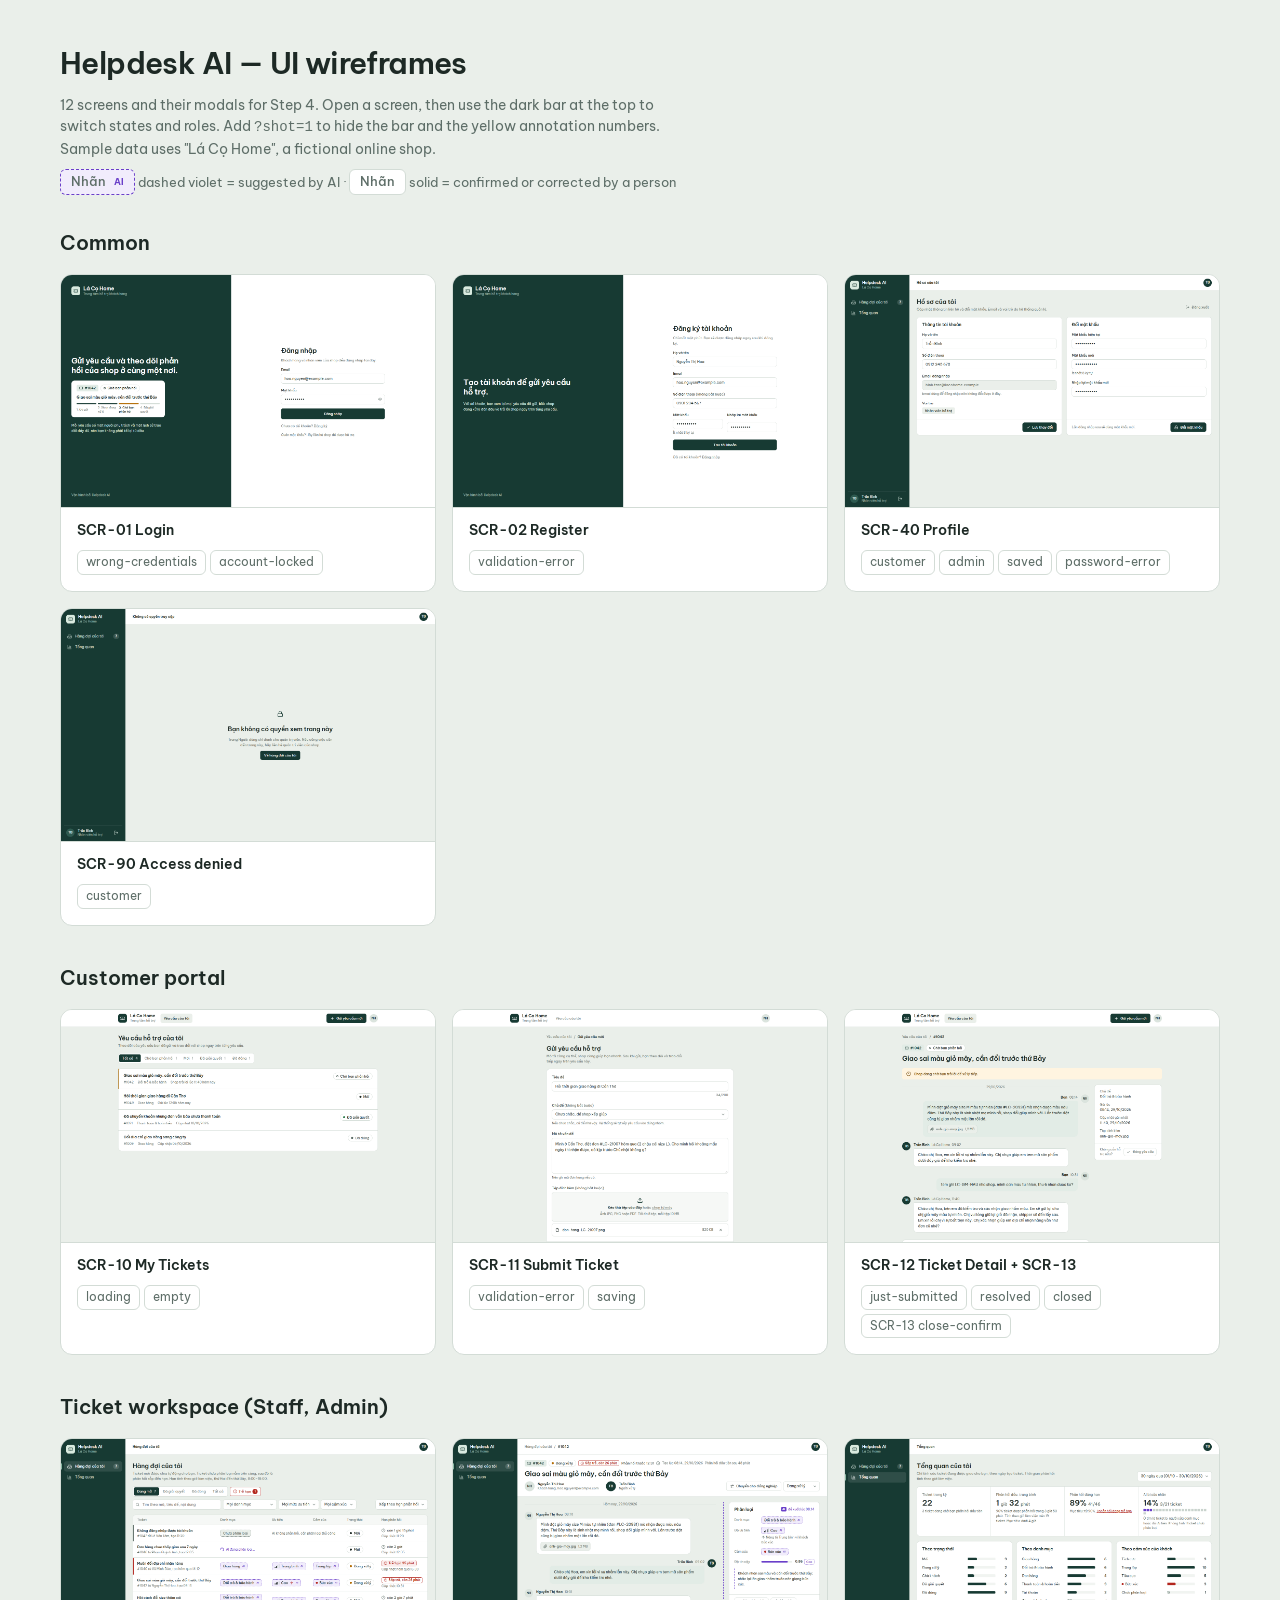
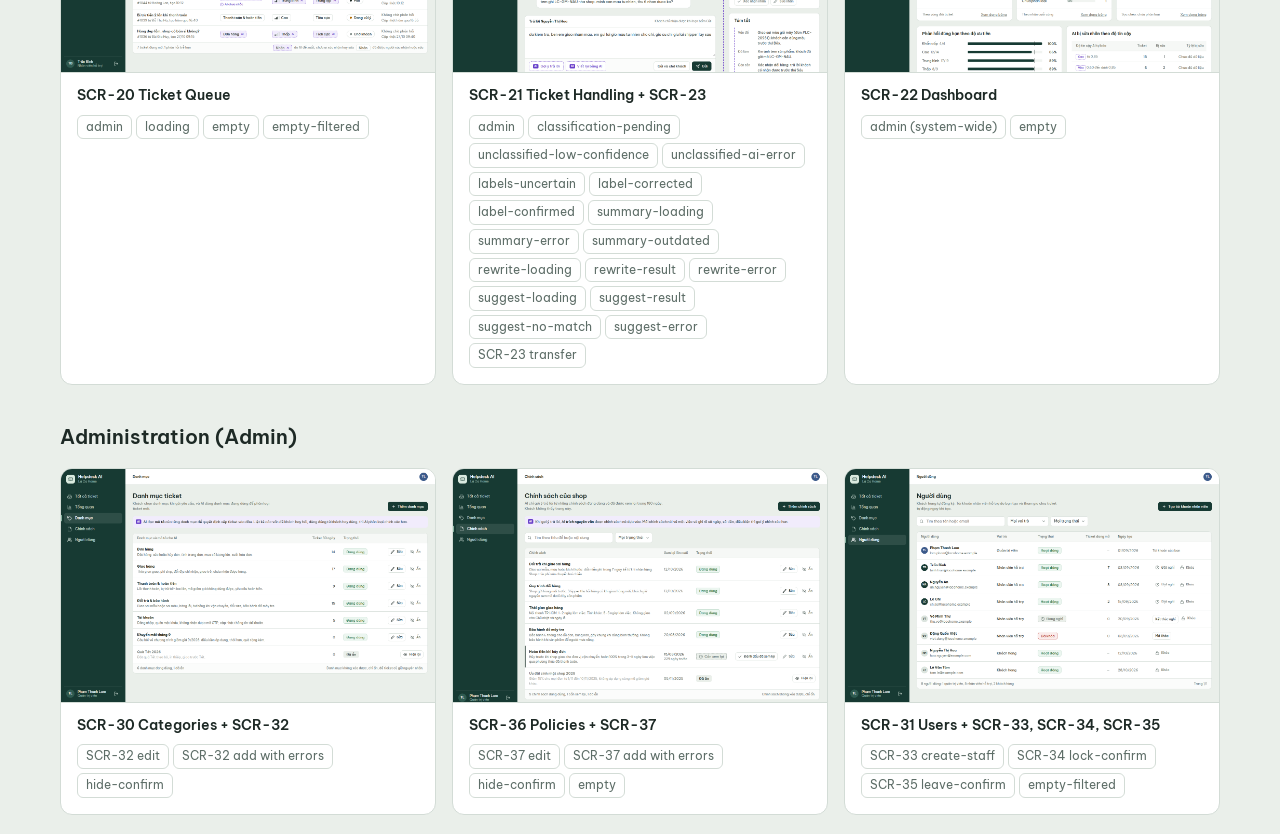
<file: docs/04-uiux/wireframes/index.html>
<!doctype html>
<html lang="vi">
<head>
  <meta charset="utf-8">
  <meta name="viewport" content="width=device-width, initial-scale=1">
  <title>Helpdesk AI — UI wireframes</title>
  <link rel="stylesheet" href="assets/wireframe.css">
</head>
<body>

<header class="gallery-head">
  <h1>Helpdesk AI — UI wireframes</h1>
  <p>12 screens and their modals for Step 4. Open a screen, then use the dark bar at the top to switch states and roles. Add <code>?shot=1</code> to hide the bar and the yellow annotation numbers. Sample data uses "Lá Cọ Home", a fictional online shop.</p>
  <p class="small"><span class="chip is-ai">Nhãn</span> dashed violet = suggested by AI · <span class="chip">Nhãn</span> solid = confirmed or corrected by a person</p>
</header>

<section class="gallery-section" aria-labelledby="g-common">
  <h2 id="g-common">Common</h2>
  <div class="gallery">
    <article class="shot-card">
      <a href="01-login.html"><img src="../../images/common/01-login.png" alt="SCR-01 Login"></a>
      <div class="body"><h3><a href="01-login.html">SCR-01 Login</a></h3>
        <div class="state-links"><a href="01-login.html?state=error">wrong-credentials</a><a href="01-login.html?state=locked">account-locked</a></div></div>
    </article>
    <article class="shot-card">
      <a href="02-register.html"><img src="../../images/common/02-register.png" alt="SCR-02 Register"></a>
      <div class="body"><h3><a href="02-register.html">SCR-02 Register</a></h3>
        <div class="state-links"><a href="02-register.html?state=validation-error">validation-error</a></div></div>
    </article>
    <article class="shot-card">
      <a href="40-profile.html"><img src="../../images/staff/40-profile.png" alt="SCR-40 Profile"></a>
      <div class="body"><h3><a href="40-profile.html">SCR-40 Profile</a></h3>
        <div class="state-links"><a href="40-profile.html?role=customer">customer</a><a href="40-profile.html?role=admin">admin</a><a href="40-profile.html?state=saved">saved</a><a href="40-profile.html?state=password-error">password-error</a></div></div>
    </article>
    <article class="shot-card">
      <a href="90-access-denied.html"><img src="../../images/common/90-access-denied.png" alt="SCR-90 Access denied"></a>
      <div class="body"><h3><a href="90-access-denied.html">SCR-90 Access denied</a></h3>
        <div class="state-links"><a href="90-access-denied.html?role=customer">customer</a></div></div>
    </article>
  </div>
</section>

<section class="gallery-section" aria-labelledby="g-customer">
  <h2 id="g-customer">Customer portal</h2>
  <div class="gallery">
    <article class="shot-card">
      <a href="10-my-tickets.html"><img src="../../images/customer/10-my-tickets.png" alt="SCR-10 My Tickets"></a>
      <div class="body"><h3><a href="10-my-tickets.html">SCR-10 My Tickets</a></h3>
        <div class="state-links"><a href="10-my-tickets.html?state=loading">loading</a><a href="10-my-tickets.html?state=empty">empty</a></div></div>
    </article>
    <article class="shot-card">
      <a href="11-submit-ticket.html"><img src="../../images/customer/11-submit-ticket.png" alt="SCR-11 Submit Ticket"></a>
      <div class="body"><h3><a href="11-submit-ticket.html">SCR-11 Submit Ticket</a></h3>
        <div class="state-links"><a href="11-submit-ticket.html?state=validation-error">validation-error</a><a href="11-submit-ticket.html?state=saving">saving</a></div></div>
    </article>
    <article class="shot-card">
      <a href="12-ticket-detail.html"><img src="../../images/customer/12-ticket-detail.png" alt="SCR-12 Ticket Detail"></a>
      <div class="body"><h3><a href="12-ticket-detail.html">SCR-12 Ticket Detail + SCR-13</a></h3>
        <div class="state-links"><a href="12-ticket-detail.html?state=just-submitted">just-submitted</a><a href="12-ticket-detail.html?state=resolved">resolved</a><a href="12-ticket-detail.html?state=closed">closed</a><a href="12-ticket-detail.html?state=close-confirm">SCR-13 close-confirm</a></div></div>
    </article>
  </div>
</section>

<section class="gallery-section" aria-labelledby="g-staff">
  <h2 id="g-staff">Ticket workspace (Staff, Admin)</h2>
  <div class="gallery">
    <article class="shot-card">
      <a href="20-ticket-queue.html"><img src="../../images/staff/20-ticket-queue.png" alt="SCR-20 Ticket Queue"></a>
      <div class="body"><h3><a href="20-ticket-queue.html">SCR-20 Ticket Queue</a></h3>
        <div class="state-links"><a href="20-ticket-queue.html?role=admin">admin</a><a href="20-ticket-queue.html?state=loading">loading</a><a href="20-ticket-queue.html?state=empty">empty</a><a href="20-ticket-queue.html?state=empty-filtered">empty-filtered</a></div></div>
    </article>
    <article class="shot-card">
      <a href="21-ticket-handling.html"><img src="../../images/staff/21-ticket-handling.png" alt="SCR-21 Ticket Handling"></a>
      <div class="body"><h3><a href="21-ticket-handling.html">SCR-21 Ticket Handling + SCR-23</a></h3>
        <div class="state-links">
          <a href="21-ticket-handling.html?role=admin">admin</a>
          <a href="21-ticket-handling.html?state=classification-pending">classification-pending</a>
          <a href="21-ticket-handling.html?state=unclassified-low-confidence">unclassified-low-confidence</a>
          <a href="21-ticket-handling.html?state=unclassified-ai-error">unclassified-ai-error</a>
          <a href="21-ticket-handling.html?state=labels-uncertain">labels-uncertain</a>
          <a href="21-ticket-handling.html?state=label-corrected">label-corrected</a>
          <a href="21-ticket-handling.html?state=label-confirmed">label-confirmed</a>
          <a href="21-ticket-handling.html?state=summary-loading">summary-loading</a>
          <a href="21-ticket-handling.html?state=summary-error">summary-error</a>
          <a href="21-ticket-handling.html?state=summary-outdated">summary-outdated</a>
          <a href="21-ticket-handling.html?state=rewrite-loading">rewrite-loading</a>
          <a href="21-ticket-handling.html?state=rewrite-result">rewrite-result</a>
          <a href="21-ticket-handling.html?state=rewrite-error">rewrite-error</a>
          <a href="21-ticket-handling.html?state=suggest-loading">suggest-loading</a>
          <a href="21-ticket-handling.html?state=suggest-result">suggest-result</a>
          <a href="21-ticket-handling.html?state=suggest-no-match">suggest-no-match</a>
          <a href="21-ticket-handling.html?state=suggest-error">suggest-error</a>
          <a href="21-ticket-handling.html?state=transfer">SCR-23 transfer</a>
        </div></div>
    </article>
    <article class="shot-card">
      <a href="22-dashboard.html?role=staff"><img src="../../images/staff/22-dashboard.png" alt="SCR-22 Dashboard"></a>
      <div class="body"><h3><a href="22-dashboard.html?role=staff">SCR-22 Dashboard</a></h3>
        <div class="state-links"><a href="22-dashboard.html?role=admin">admin (system-wide)</a><a href="22-dashboard.html?state=empty">empty</a></div></div>
    </article>
  </div>
</section>

<section class="gallery-section" aria-labelledby="g-admin">
  <h2 id="g-admin">Administration (Admin)</h2>
  <div class="gallery">
    <article class="shot-card">
      <a href="30-categories.html"><img src="../../images/admin/30-categories.png" alt="SCR-30 Categories"></a>
      <div class="body"><h3><a href="30-categories.html">SCR-30 Categories + SCR-32</a></h3>
        <div class="state-links"><a href="30-categories.html?state=edit">SCR-32 edit</a><a href="30-categories.html?state=form-error">SCR-32 add with errors</a><a href="30-categories.html?state=hide-confirm">hide-confirm</a></div></div>
    </article>
    <article class="shot-card">
      <a href="36-policies.html"><img src="../../images/admin/36-policies.png" alt="SCR-36 Policies"></a>
      <div class="body"><h3><a href="36-policies.html">SCR-36 Policies + SCR-37</a></h3>
        <div class="state-links"><a href="36-policies.html?state=edit">SCR-37 edit</a><a href="36-policies.html?state=form-error">SCR-37 add with errors</a><a href="36-policies.html?state=hide-confirm">hide-confirm</a><a href="36-policies.html?state=empty">empty</a></div></div>
    </article>
    <article class="shot-card">
      <a href="31-users.html"><img src="../../images/admin/31-users.png" alt="SCR-31 Users"></a>
      <div class="body"><h3><a href="31-users.html">SCR-31 Users + SCR-33, SCR-34, SCR-35</a></h3>
        <div class="state-links"><a href="31-users.html?state=create-staff">SCR-33 create-staff</a><a href="31-users.html?state=lock-confirm">SCR-34 lock-confirm</a><a href="31-users.html?state=leave-confirm">SCR-35 leave-confirm</a><a href="31-users.html?state=empty-filtered">empty-filtered</a></div></div>
    </article>
  </div>
</section>

</body>
</html>
</file>
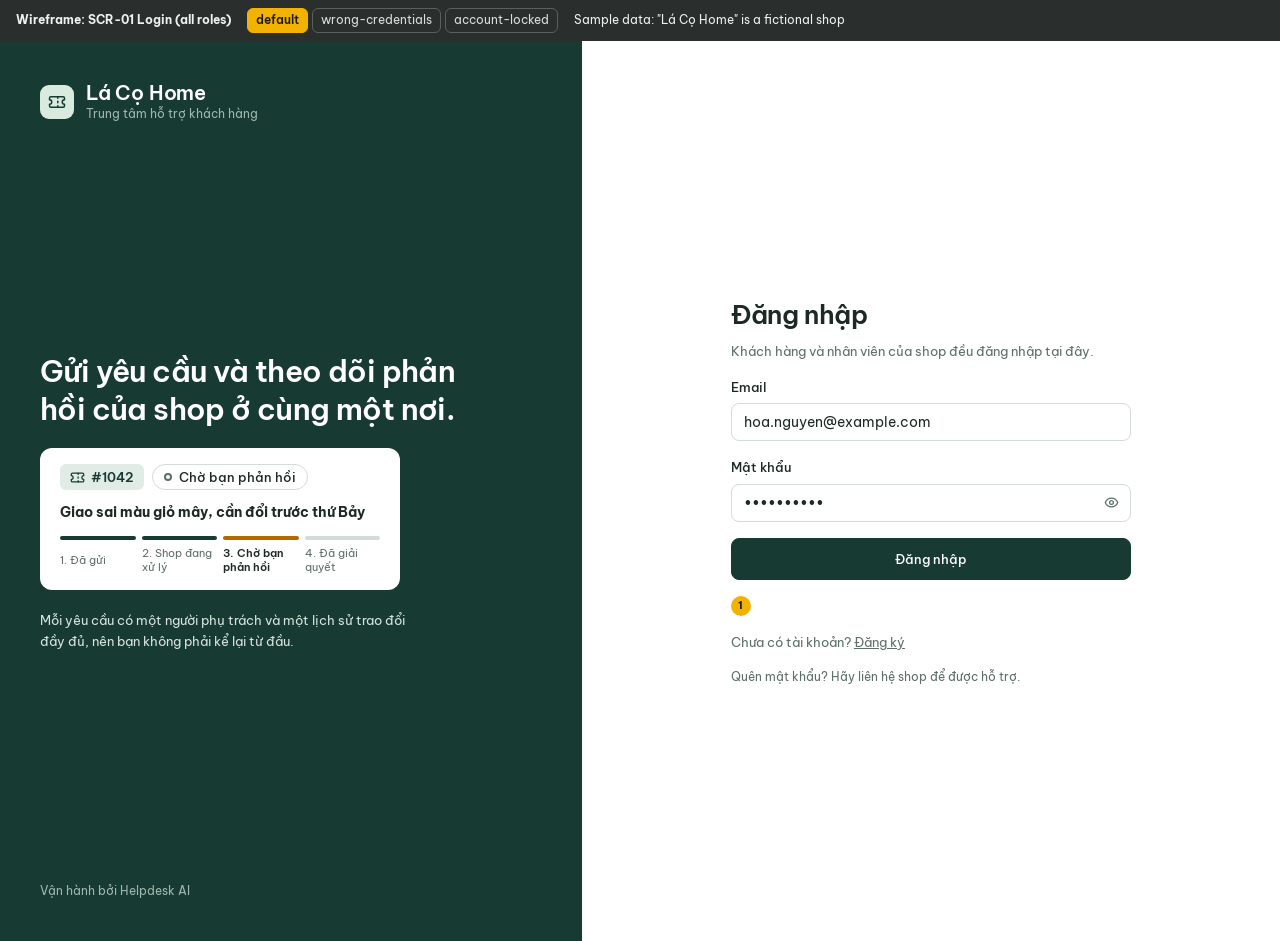
<file: docs/04-uiux/wireframes/01-login.html>
<!doctype html>
<html lang="vi">
<head>
  <meta charset="utf-8">
  <meta name="viewport" content="width=device-width, initial-scale=1">
  <title>SCR-01 Login — Helpdesk AI wireframe</title>
  <link rel="stylesheet" href="assets/wireframe.css">
</head>
<body>

<div class="wf-bar" role="note" aria-label="Wireframe controls">
  <strong>Wireframe: SCR-01 Login (all roles)</strong>
  <ul class="wf-states" aria-label="State">
    <li><a href="01-login.html">default</a></li>
    <li><a href="01-login.html?state=error">wrong-credentials</a></li>
    <li><a href="01-login.html?state=locked">account-locked</a></li>
  </ul>
  <span>Sample data: "Lá Cọ Home" is a fictional shop</span>
</div>

<div class="auth">
  <aside class="auth-side">
    <div class="brand" style="padding:0">
      <span class="brand-mark"><svg class="i"><use href="#i-ticket"></use></svg></span>
      <span><span class="brand-name">Lá Cọ Home</span><span class="brand-shop">Trung tâm hỗ trợ khách hàng</span></span>
    </div>

    <div class="stack" style="gap:var(--s5)">
      <h2>Gửi yêu cầu và theo dõi phản hồi của shop ở cùng một nơi.</h2>
      <div class="slip" aria-hidden="true">
        <div class="row"><span class="stub"><svg class="i i-sm"><use href="#i-ticket"></use></svg>#1042</span><span class="status status-waiting"><span class="dot"></span>Chờ bạn phản hồi</span></div>
        <b>Giao sai màu giỏ mây, cần đổi trước thứ Bảy</b>
        <ol class="journey">
          <li class="is-done">1. Đã gửi</li>
          <li class="is-done">2. Shop đang xử lý</li>
          <li class="is-current">3. Chờ bạn phản hồi</li>
          <li>4. Đã giải quyết</li>
        </ol>
      </div>
      <p>Mỗi yêu cầu có một người phụ trách và một lịch sử trao đổi đầy đủ, nên bạn không phải kể lại từ đầu.</p>
    </div>

    <span class="xs" style="color:#9fb7ad">Vận hành bởi Helpdesk AI</span>
  </aside>

  <main class="auth-main">
    <form class="auth-form" aria-labelledby="login-title">
      <div class="stack" style="gap:6px">
        <h1 id="login-title">Đăng nhập</h1>
        <p class="small muted">Khách hàng và nhân viên của shop đều đăng nhập tại đây.</p>
      </div>

      <div class="notice notice-error" data-show="error" role="alert">
        <svg class="i"><use href="#i-alert"></use></svg>
        <span>Email hoặc mật khẩu chưa đúng. Kiểm tra lại rồi thử lần nữa.</span>
      </div>
      <div class="notice notice-error" data-show="locked" role="alert">
        <svg class="i"><use href="#i-lock"></use></svg>
        <span>Tài khoản này đang bị khóa. Hãy liên hệ quản trị viên của shop để được mở lại.</span>
      </div>

      <div class="field">
        <label for="email">Email</label>
        <input id="email" class="input" type="email" value="hoa.nguyen@example.com" autocomplete="email">
      </div>
      <div class="field">
        <label for="password">Mật khẩu</label>
        <div class="pw"><input id="password" class="input" type="password" value="matkhau123" autocomplete="current-password"><button class="icon-btn" type="button" aria-label="Hiện mật khẩu"><svg class="i i-sm"><use href="#i-eye"></use></svg></button></div>
      </div>
      <button class="btn btn-primary" type="button" style="height:42px">Đăng nhập</button>
      <span class="callout" aria-hidden="true">1</span>
      <p class="small muted">Chưa có tài khoản? <a href="02-register.html">Đăng ký</a></p>
      <p class="xs muted">Quên mật khẩu? Hãy liên hệ shop để được hỗ trợ.</p>
    </form>
  </main>
</div>

<script src="assets/icons.js"></script>
<script src="assets/states.js"></script>
</body>
</html>
</file>
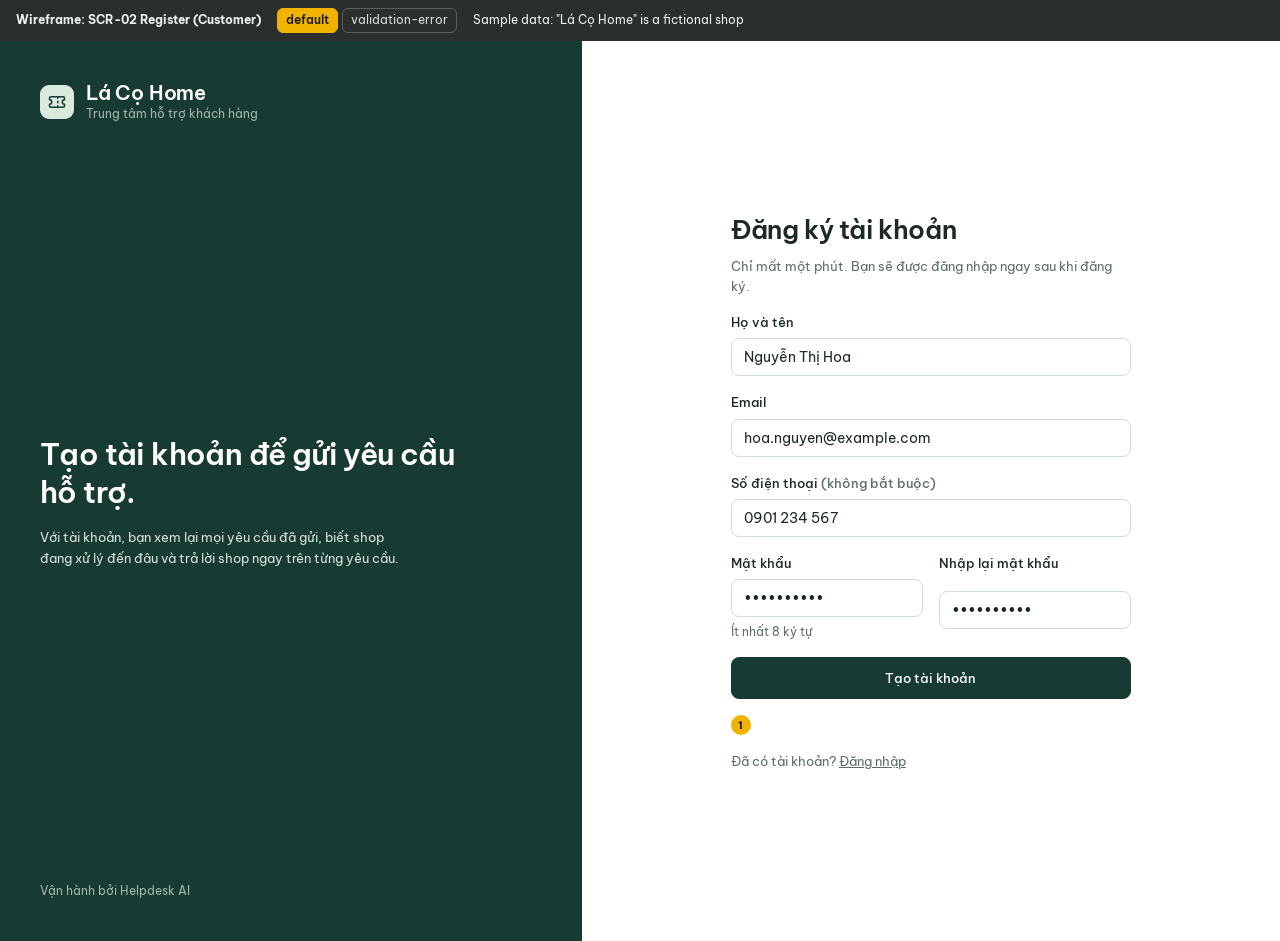
<file: docs/04-uiux/wireframes/02-register.html>
<!doctype html>
<html lang="vi">
<head>
  <meta charset="utf-8">
  <meta name="viewport" content="width=device-width, initial-scale=1">
  <title>SCR-02 Register — Helpdesk AI wireframe</title>
  <link rel="stylesheet" href="assets/wireframe.css">
</head>
<body>

<div class="wf-bar" role="note" aria-label="Wireframe controls">
  <strong>Wireframe: SCR-02 Register (Customer)</strong>
  <ul class="wf-states" aria-label="State">
    <li><a href="02-register.html">default</a></li>
    <li><a href="02-register.html?state=validation-error">validation-error</a></li>
  </ul>
  <span>Sample data: "Lá Cọ Home" is a fictional shop</span>
</div>

<div class="auth">
  <aside class="auth-side">
    <div class="brand" style="padding:0">
      <span class="brand-mark"><svg class="i"><use href="#i-ticket"></use></svg></span>
      <span><span class="brand-name">Lá Cọ Home</span><span class="brand-shop">Trung tâm hỗ trợ khách hàng</span></span>
    </div>
    <div class="stack" style="gap:var(--s4)">
      <h2>Tạo tài khoản để gửi yêu cầu hỗ trợ.</h2>
      <p>Với tài khoản, bạn xem lại mọi yêu cầu đã gửi, biết shop đang xử lý đến đâu và trả lời shop ngay trên từng yêu cầu.</p>
    </div>
    <span class="xs" style="color:#9fb7ad">Vận hành bởi Helpdesk AI</span>
  </aside>

  <main class="auth-main">
    <form class="auth-form" aria-labelledby="reg-title">
      <div class="stack" style="gap:6px">
        <h1 id="reg-title">Đăng ký tài khoản</h1>
        <p class="small muted">Chỉ mất một phút. Bạn sẽ được đăng nhập ngay sau khi đăng ký.</p>
      </div>

      <div class="field"><label for="name">Họ và tên</label><input id="name" class="input" value="Nguyễn Thị Hoa" autocomplete="name"></div>

      <div class="field" data-hide="validation-error"><label for="email">Email</label><input id="email" class="input" type="email" value="hoa.nguyen@example.com" autocomplete="email"></div>
      <div class="field field-error" data-show="validation-error">
        <label for="email-err">Email</label>
        <input id="email-err" class="input" type="email" value="hoa.nguyen@example.com" aria-invalid="true">
        <span class="error-text">Email này đã có tài khoản. <a href="01-login.html">Đăng nhập</a> thay vì đăng ký mới.</span>
      </div>

      <div class="field"><label for="phone">Số điện thoại <span class="muted">(không bắt buộc)</span></label><input id="phone" class="input" type="tel" value="0901 234 567" autocomplete="tel"></div>

      <div class="form-row">
        <div class="field"><label for="pw">Mật khẩu</label><input id="pw" class="input" type="password" value="matkhau123" autocomplete="new-password"><span class="hint">Ít nhất 8 ký tự</span></div>
        <div class="field" data-hide="validation-error"><label for="pw2">Nhập lại mật khẩu</label><input id="pw2" class="input" type="password" value="matkhau123" autocomplete="new-password"></div>
        <div class="field field-error" data-show="validation-error"><label for="pw2-err">Nhập lại mật khẩu</label><input id="pw2-err" class="input" type="password" value="matkhau12" aria-invalid="true"><span class="error-text">Chưa khớp với mật khẩu.</span></div>
      </div>

      <button class="btn btn-primary" type="button" style="height:42px">Tạo tài khoản</button>
      <span class="callout" aria-hidden="true">1</span>
      <p class="small muted">Đã có tài khoản? <a href="01-login.html">Đăng nhập</a></p>
    </form>
  </main>
</div>

<script src="assets/icons.js"></script>
<script src="assets/states.js"></script>
</body>
</html>
</file>
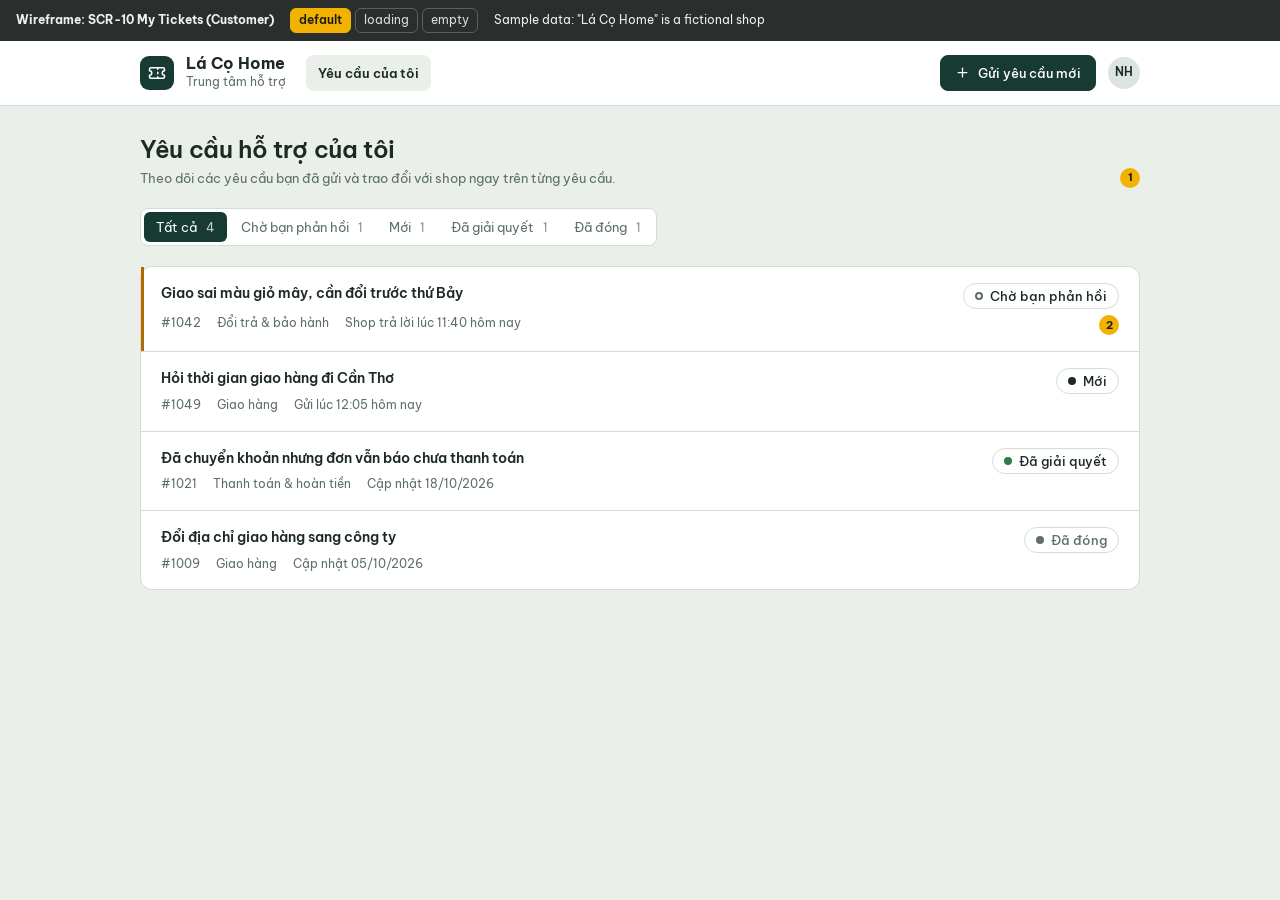
<file: docs/04-uiux/wireframes/10-my-tickets.html>
<!doctype html>
<html lang="vi">
<head>
  <meta charset="utf-8">
  <meta name="viewport" content="width=device-width, initial-scale=1">
  <title>SCR-10 My Tickets — Helpdesk AI wireframe</title>
  <link rel="stylesheet" href="assets/wireframe.css">
</head>
<body>

<div class="wf-bar" role="note" aria-label="Wireframe controls">
  <strong>Wireframe: SCR-10 My Tickets (Customer)</strong>
  <ul class="wf-states" aria-label="State">
    <li><a href="10-my-tickets.html">default</a></li>
    <li><a href="10-my-tickets.html?state=loading">loading</a></li>
    <li><a href="10-my-tickets.html?state=empty">empty</a></li>
  </ul>
  <span>Sample data: "Lá Cọ Home" is a fictional shop</span>
</div>

<header class="portal-top">
  <div class="portal-top-inner">
    <a class="portal-brand" href="10-my-tickets.html">
      <span class="brand-mark"><svg class="i"><use href="#i-ticket"></use></svg></span>
      <span><b>Lá Cọ Home</b><small>Trung tâm hỗ trợ</small></span>
    </a>
    <nav class="portal-nav" aria-label="Điều hướng chính">
      <a href="10-my-tickets.html" aria-current="page">Yêu cầu của tôi</a>
    </nav>
    <div class="portal-right">
      <a class="btn btn-primary" href="11-submit-ticket.html"><svg class="i i-sm"><use href="#i-plus"></use></svg>Gửi yêu cầu mới</a>
      <a href="40-profile.html?role=customer" aria-label="Tài khoản của Nguyễn Thị Hoa"><span class="avatar">NH</span></a>
    </div>
  </div>
</header>

<main class="portal-main">
  <div class="page-head">
    <div>
      <h1>Yêu cầu hỗ trợ của tôi</h1>
      <p>Theo dõi các yêu cầu bạn đã gửi và trao đổi với shop ngay trên từng yêu cầu.</p>
    </div>
    <span class="callout" aria-hidden="true">1</span>
  </div>

  <nav class="tabs" aria-label="Lọc theo trạng thái" style="justify-self:start" data-hide="empty">
    <a href="#" aria-current="true">Tất cả <span class="n">4</span></a>
    <a href="#">Chờ bạn phản hồi <span class="n">1</span></a>
    <a href="#">Mới <span class="n">1</span></a>
    <a href="#">Đã giải quyết <span class="n">1</span></a>
    <a href="#">Đã đóng <span class="n">1</span></a>
  </nav>

  <div class="ticket-list" data-hide="empty">
    <div data-show="loading" aria-busy="true">
      <div class="ticket-item"><div class="skeleton"><i></i><i></i></div></div>
      <div class="ticket-item"><div class="skeleton"><i></i><i></i></div></div>
      <div class="ticket-item"><div class="skeleton"><i></i><i></i></div></div>
    </div>

    <div data-hide="loading">
      <a class="ticket-item is-waiting" href="12-ticket-detail.html">
        <div class="stack" style="gap:6px">
          <h2>Giao sai màu giỏ mây, cần đổi trước thứ Bảy</h2>
          <div class="meta"><span>#1042</span><span>Đổi trả &amp; bảo hành</span><span>Shop trả lời lúc 11:40 hôm nay</span></div>
        </div>
        <div class="side">
          <span class="status status-waiting"><span class="dot"></span>Chờ bạn phản hồi</span>
          <span class="callout" aria-hidden="true">2</span>
        </div>
      </a>
      <a class="ticket-item" href="12-ticket-detail.html?state=just-submitted">
        <div class="stack" style="gap:6px">
          <h2>Hỏi thời gian giao hàng đi Cần Thơ</h2>
          <div class="meta"><span>#1049</span><span>Giao hàng</span><span>Gửi lúc 12:05 hôm nay</span></div>
        </div>
        <div class="side"><span class="status status-new"><span class="dot"></span>Mới</span></div>
      </a>
      <a class="ticket-item" href="12-ticket-detail.html?state=resolved">
        <div class="stack" style="gap:6px">
          <h2>Đã chuyển khoản nhưng đơn vẫn báo chưa thanh toán</h2>
          <div class="meta"><span>#1021</span><span>Thanh toán &amp; hoàn tiền</span><span>Cập nhật 18/10/2026</span></div>
        </div>
        <div class="side"><span class="status status-resolved"><span class="dot"></span>Đã giải quyết</span></div>
      </a>
      <a class="ticket-item" href="12-ticket-detail.html?state=closed">
        <div class="stack" style="gap:6px">
          <h2>Đổi địa chỉ giao hàng sang công ty</h2>
          <div class="meta"><span>#1009</span><span>Giao hàng</span><span>Cập nhật 05/10/2026</span></div>
        </div>
        <div class="side"><span class="status status-closed"><span class="dot"></span>Đã đóng</span></div>
      </a>
    </div>
  </div>

  <section class="sheet" data-show="empty">
    <div class="empty">
      <span class="empty-icon"><svg class="i"><use href="#i-ticket"></use></svg></span>
      <h2>Bạn chưa gửi yêu cầu nào</h2>
      <p>Gặp vấn đề với đơn hàng, giao hàng hay thanh toán? Gửi yêu cầu để shop hỗ trợ, bạn sẽ theo dõi được mọi trao đổi tại đây.</p>
      <a class="btn btn-primary" href="11-submit-ticket.html"><svg class="i i-sm"><use href="#i-plus"></use></svg>Gửi yêu cầu mới</a>
    </div>
  </section>
</main>

<script src="assets/icons.js"></script>
<script src="assets/states.js"></script>
</body>
</html>
</file>
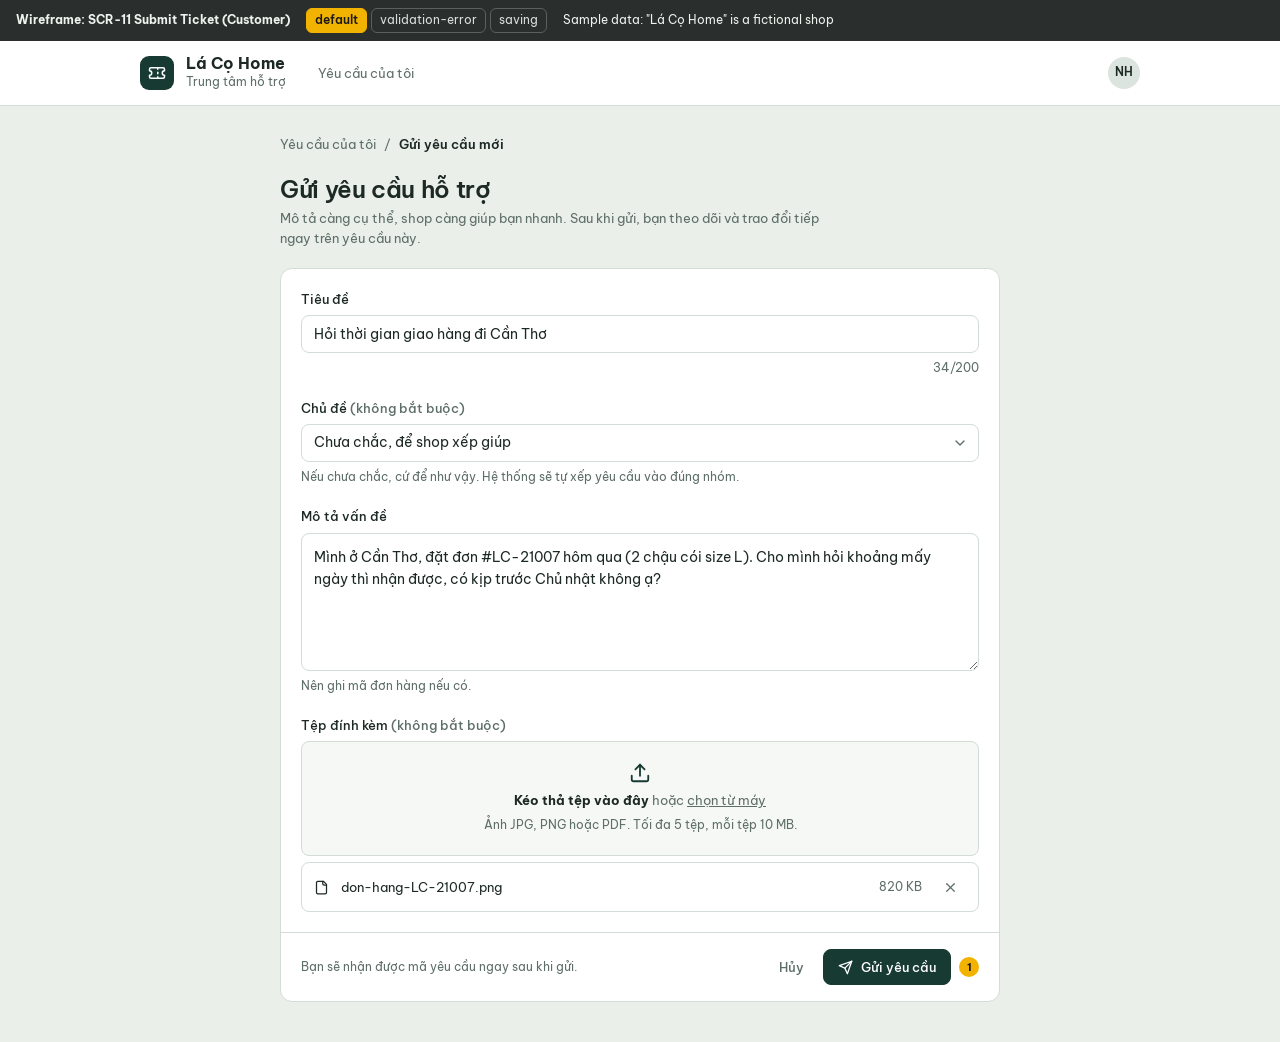
<file: docs/04-uiux/wireframes/11-submit-ticket.html>
<!doctype html>
<html lang="vi">
<head>
  <meta charset="utf-8">
  <meta name="viewport" content="width=device-width, initial-scale=1">
  <title>SCR-11 Submit Ticket — Helpdesk AI wireframe</title>
  <link rel="stylesheet" href="assets/wireframe.css">
</head>
<body>

<div class="wf-bar" role="note" aria-label="Wireframe controls">
  <strong>Wireframe: SCR-11 Submit Ticket (Customer)</strong>
  <ul class="wf-states" aria-label="State">
    <li><a href="11-submit-ticket.html">default</a></li>
    <li><a href="11-submit-ticket.html?state=validation-error">validation-error</a></li>
    <li><a href="11-submit-ticket.html?state=saving">saving</a></li>
  </ul>
  <span>Sample data: "Lá Cọ Home" is a fictional shop</span>
</div>

<header class="portal-top">
  <div class="portal-top-inner">
    <a class="portal-brand" href="10-my-tickets.html">
      <span class="brand-mark"><svg class="i"><use href="#i-ticket"></use></svg></span>
      <span><b>Lá Cọ Home</b><small>Trung tâm hỗ trợ</small></span>
    </a>
    <nav class="portal-nav" aria-label="Điều hướng chính">
      <a href="10-my-tickets.html">Yêu cầu của tôi</a>
    </nav>
    <div class="portal-right">
      <a href="40-profile.html?role=customer" aria-label="Tài khoản của Nguyễn Thị Hoa"><span class="avatar">NH</span></a>
    </div>
  </div>
</header>

<main class="portal-main narrow">
  <nav class="crumbs" aria-label="Breadcrumb"><a href="10-my-tickets.html">Yêu cầu của tôi</a><span aria-hidden="true">/</span><span aria-current="page">Gửi yêu cầu mới</span></nav>
  <div class="page-head">
    <div>
      <h1>Gửi yêu cầu hỗ trợ</h1>
      <p>Mô tả càng cụ thể, shop càng giúp bạn nhanh. Sau khi gửi, bạn theo dõi và trao đổi tiếp ngay trên yêu cầu này.</p>
    </div>
  </div>

  <form class="sheet" aria-label="Yêu cầu hỗ trợ">
    <div class="sheet-body form" style="padding-top:var(--s5)">
      <div class="notice notice-error" data-show="validation-error" role="alert">
        <svg class="i"><use href="#i-alert"></use></svg>
        <span>Còn 2 chỗ cần sửa trước khi gửi: tiêu đề và tệp đính kèm.</span>
      </div>

      <div class="field" data-hide="validation-error">
        <label for="title">Tiêu đề</label>
        <input id="title" class="input" value="Hỏi thời gian giao hàng đi Cần Thơ">
        <span class="counter">34/200</span>
      </div>
      <div class="field field-error" data-show="validation-error">
        <label for="title-err">Tiêu đề</label>
        <input id="title-err" class="input" value="" aria-invalid="true" aria-describedby="title-msg">
        <span id="title-msg" class="error-text">Nhập tiêu đề để shop biết bạn cần hỗ trợ việc gì.</span>
      </div>

      <div class="field">
        <label for="category">Chủ đề <span class="muted">(không bắt buộc)</span></label>
        <select id="category" class="select">
          <option>Chưa chắc, để shop xếp giúp</option>
          <option>Đơn hàng</option>
          <option>Giao hàng</option>
          <option>Thanh toán &amp; hoàn tiền</option>
          <option>Đổi trả &amp; bảo hành</option>
          <option>Tài khoản</option>
        </select>
        <span class="hint">Nếu chưa chắc, cứ để như vậy. Hệ thống sẽ tự xếp yêu cầu vào đúng nhóm.</span>
      </div>

      <div class="field">
        <label for="desc">Mô tả vấn đề</label>
        <textarea id="desc" class="textarea" rows="5">Mình ở Cần Thơ, đặt đơn #LC-21007 hôm qua (2 chậu cói size L). Cho mình hỏi khoảng mấy ngày thì nhận được, có kịp trước Chủ nhật không ạ?</textarea>
        <span class="hint">Nên ghi mã đơn hàng nếu có.</span>
      </div>

      <div class="field">
        <span class="label">Tệp đính kèm <span class="muted">(không bắt buộc)</span></span>
        <div class="dropzone">
          <svg class="i"><use href="#i-upload"></use></svg>
          <span><b style="color:var(--graphite)">Kéo thả tệp vào đây</b> hoặc <a href="#">chọn từ máy</a></span>
          <span class="xs">Ảnh JPG, PNG hoặc PDF. Tối đa 5 tệp, mỗi tệp 10 MB.</span>
        </div>
        <div class="file-row">
          <svg class="i i-sm"><use href="#i-file"></use></svg>don-hang-LC-21007.png<span class="size">820 KB</span>
          <button class="icon-btn" type="button" aria-label="Bỏ tệp don-hang-LC-21007.png"><svg class="i i-sm"><use href="#i-x"></use></svg></button>
        </div>
        <div class="file-row is-error" data-show="validation-error">
          <svg class="i i-sm t-brick"><use href="#i-alert"></use></svg>
          <span><b>video-mo-hop.mp4</b><br><span class="error-text">Không nhận tệp video. Chỉ nhận JPG, PNG hoặc PDF.</span></span>
          <button class="icon-btn" type="button" aria-label="Bỏ tệp video-mo-hop.mp4" style="margin-left:auto"><svg class="i i-sm"><use href="#i-x"></use></svg></button>
        </div>
        <div class="file-row is-error" data-show="validation-error">
          <svg class="i i-sm t-brick"><use href="#i-alert"></use></svg>
          <span><b>anh-goc-chau-coi.jpg</b><br><span class="error-text">14,2 MB, vượt giới hạn 10 MB. Hãy chụp lại hoặc giảm dung lượng ảnh.</span></span>
          <button class="icon-btn" type="button" aria-label="Bỏ tệp anh-goc-chau-coi.jpg" style="margin-left:auto"><svg class="i i-sm"><use href="#i-x"></use></svg></button>
        </div>
      </div>
    </div>
    <div class="sheet-foot" style="padding:var(--s4) var(--s5)">
      <span>Bạn sẽ nhận được mã yêu cầu ngay sau khi gửi.</span>
      <div class="row">
        <a class="btn btn-quiet" href="10-my-tickets.html">Hủy</a>
        <button class="btn btn-primary" type="button" data-hide="saving"><svg class="i i-sm"><use href="#i-send"></use></svg>Gửi yêu cầu</button>
        <button class="btn btn-primary" type="button" data-show="saving" disabled><span class="spinner" aria-hidden="true"></span>Đang gửi…</button>
        <span class="callout" aria-hidden="true">1</span>
      </div>
    </div>
  </form>
</main>

<script src="assets/icons.js"></script>
<script src="assets/states.js"></script>
</body>
</html>
</file>
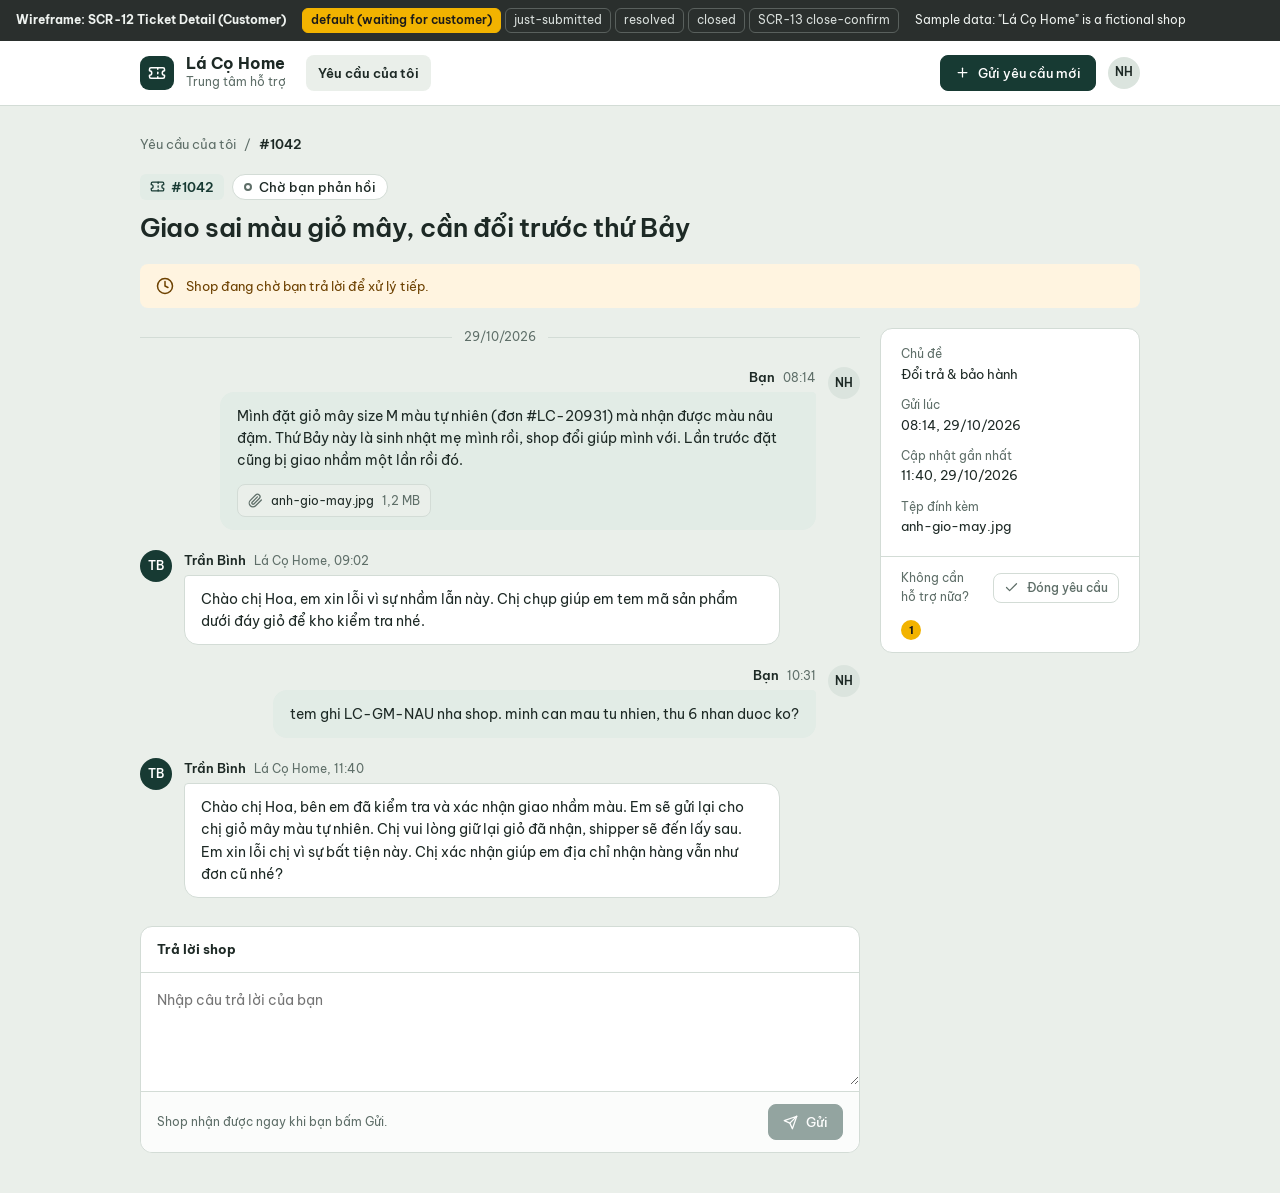
<file: docs/04-uiux/wireframes/12-ticket-detail.html>
<!doctype html>
<html lang="vi">
<head>
  <meta charset="utf-8">
  <meta name="viewport" content="width=device-width, initial-scale=1">
  <title>SCR-12 Ticket Detail — Helpdesk AI wireframe</title>
  <link rel="stylesheet" href="assets/wireframe.css">
</head>
<body>

<div class="wf-bar" role="note" aria-label="Wireframe controls">
  <strong>Wireframe: SCR-12 Ticket Detail (Customer)</strong>
  <ul class="wf-states" aria-label="State">
    <li><a href="12-ticket-detail.html">default (waiting for customer)</a></li>
    <li><a href="12-ticket-detail.html?state=just-submitted">just-submitted</a></li>
    <li><a href="12-ticket-detail.html?state=resolved">resolved</a></li>
    <li><a href="12-ticket-detail.html?state=closed">closed</a></li>
    <li><a href="12-ticket-detail.html?state=close-confirm">SCR-13 close-confirm</a></li>
  </ul>
  <span>Sample data: "Lá Cọ Home" is a fictional shop</span>
</div>

<header class="portal-top">
  <div class="portal-top-inner">
    <a class="portal-brand" href="10-my-tickets.html">
      <span class="brand-mark"><svg class="i"><use href="#i-ticket"></use></svg></span>
      <span><b>Lá Cọ Home</b><small>Trung tâm hỗ trợ</small></span>
    </a>
    <nav class="portal-nav" aria-label="Điều hướng chính">
      <a href="10-my-tickets.html" aria-current="page">Yêu cầu của tôi</a>
    </nav>
    <div class="portal-right">
      <a class="btn btn-primary" href="11-submit-ticket.html"><svg class="i i-sm"><use href="#i-plus"></use></svg>Gửi yêu cầu mới</a>
      <a href="40-profile.html?role=customer" aria-label="Tài khoản của Nguyễn Thị Hoa"><span class="avatar">NH</span></a>
    </div>
  </div>
</header>

<main class="portal-main">
  <div class="toast" data-show="just-submitted" role="status">
    <svg class="i"><use href="#i-check"></use></svg>
    <span>Đã gửi yêu cầu #1042. Shop sẽ trả lời bạn tại đây.</span>
  </div>

  <nav class="crumbs" aria-label="Breadcrumb"><a href="10-my-tickets.html">Yêu cầu của tôi</a><span aria-hidden="true">/</span><span aria-current="page">#1042</span></nav>

  <div class="stack" style="gap:var(--s3)">
    <div class="row">
      <span class="stub"><svg class="i i-sm"><use href="#i-ticket"></use></svg>#1042</span>
      <span class="status status-waiting" data-hide="just-submitted resolved closed close-confirm"><span class="dot"></span>Chờ bạn phản hồi</span>
      <span class="status status-new" data-show="just-submitted"><span class="dot"></span>Mới</span>
      <span class="status status-resolved" data-show="resolved"><span class="dot"></span>Đã giải quyết</span>
      <span class="status status-closed" data-show="closed"><span class="dot"></span>Đã đóng</span>
      <span class="status status-waiting" data-show="close-confirm"><span class="dot"></span>Chờ bạn phản hồi</span>
    </div>
    <h1 class="ticket-title">Giao sai màu giỏ mây, cần đổi trước thứ Bảy</h1>
  </div>

  <div class="banner banner-waiting" data-hide="just-submitted resolved closed">
    <svg class="i"><use href="#i-clock"></use></svg>
    <span>Shop đang chờ bạn trả lời để xử lý tiếp.</span>
  </div>
  <div class="banner banner-resolved" data-show="resolved">
    <svg class="i"><use href="#i-check"></use></svg>
    <span>Shop đã đánh dấu yêu cầu này là đã giải quyết. Nếu vẫn cần hỗ trợ, cứ trả lời bên dưới, yêu cầu sẽ được mở lại.</span>
  </div>
  <div class="banner banner-closed" data-show="closed">
    <svg class="i"><use href="#i-lock"></use></svg>
    <span>Yêu cầu đã đóng nên không trả lời thêm được. Nếu cần hỗ trợ tiếp, hãy gửi yêu cầu mới.</span>
    <a class="btn btn-sm" href="11-submit-ticket.html">Gửi yêu cầu mới</a>
  </div>

  <div class="detail-grid">
    <div class="thread" aria-label="Trao đổi với shop">
      <div class="day">29/10/2026</div>

      <article class="msg msg-staff">
        <span class="avatar">NH</span>
        <div>
          <div class="msg-meta"><b>Bạn</b>08:14</div>
          <div class="bubble">
            Mình đặt giỏ mây size M màu tự nhiên (đơn #LC-20931) mà nhận được màu nâu đậm. Thứ Bảy này là sinh nhật mẹ mình rồi, shop đổi giúp mình với. Lần trước đặt cũng bị giao nhầm một lần rồi đó.
            <div><span class="file"><svg class="i i-sm"><use href="#i-clip"></use></svg>anh-gio-may.jpg <span class="muted">1,2 MB</span></span></div>
          </div>
        </div>
      </article>

      <article class="msg" data-hide="just-submitted">
        <span class="avatar avatar-staff">TB</span>
        <div>
          <div class="msg-meta"><b>Trần Bình</b>Lá Cọ Home, 09:02</div>
          <div class="bubble">Chào chị Hoa, em xin lỗi vì sự nhầm lẫn này. Chị chụp giúp em tem mã sản phẩm dưới đáy giỏ để kho kiểm tra nhé.</div>
        </div>
      </article>

      <article class="msg msg-staff" data-hide="just-submitted">
        <span class="avatar">NH</span>
        <div>
          <div class="msg-meta"><b>Bạn</b>10:31</div>
          <div class="bubble">tem ghi LC-GM-NAU nha shop. minh can mau tu nhien, thu 6 nhan duoc ko?</div>
        </div>
      </article>

      <article class="msg" data-hide="just-submitted">
        <span class="avatar avatar-staff">TB</span>
        <div>
          <div class="msg-meta"><b>Trần Bình</b>Lá Cọ Home, 11:40</div>
          <div class="bubble">Chào chị Hoa, bên em đã kiểm tra và xác nhận giao nhầm màu. Em sẽ gửi lại cho chị giỏ mây màu tự nhiên. Chị vui lòng giữ lại giỏ đã nhận, shipper sẽ đến lấy sau. Em xin lỗi chị vì sự bất tiện này. Chị xác nhận giúp em địa chỉ nhận hàng vẫn như đơn cũ nhé?</div>
        </div>
      </article>

      <article class="msg" data-show="resolved">
        <span class="avatar avatar-staff">TB</span>
        <div>
          <div class="msg-meta"><b>Trần Bình</b>Lá Cọ Home, 30/10 09:15</div>
          <div class="bubble">Bên em đã gửi giỏ mới màu tự nhiên, mã vận đơn GHN-58210473. Chị kiểm tra giúp em khi nhận nhé.</div>
        </div>
      </article>

      <form class="composer" data-hide="closed" aria-label="Trả lời shop">
        <div class="composer-head">
          <label for="reply"><b>Trả lời shop</b></label>
          <span class="hint" data-show="resolved">Trả lời sẽ mở lại yêu cầu</span>
        </div>
        <textarea id="reply" class="textarea" placeholder="Nhập câu trả lời của bạn"></textarea>
        <div class="composer-foot">
          <span class="hint">Shop nhận được ngay khi bạn bấm Gửi.</span>
          <button class="btn btn-primary" type="button" disabled><svg class="i i-sm"><use href="#i-send"></use></svg>Gửi</button>
        </div>
      </form>
    </div>

    <aside class="sheet" aria-label="Thông tin yêu cầu">
      <div class="sheet-body">
        <dl class="facts-list">
          <div><dt>Chủ đề</dt><dd data-hide="just-submitted">Đổi trả &amp; bảo hành</dd><dd data-show="just-submitted" class="muted">Đang xếp nhóm</dd></div>
          <div><dt>Gửi lúc</dt><dd>08:14, 29/10/2026</dd></div>
          <div><dt>Cập nhật gần nhất</dt><dd data-hide="just-submitted resolved">11:40, 29/10/2026</dd><dd data-show="just-submitted">08:14, 29/10/2026</dd><dd data-show="resolved">09:15, 30/10/2026</dd></div>
          <div><dt>Tệp đính kèm</dt><dd>anh-gio-may.jpg</dd></div>
        </dl>
      </div>
      <div class="sheet-foot" data-hide="closed">
        <span>Không cần hỗ trợ nữa?</span>
        <button class="btn btn-sm" type="button"><svg class="i i-sm"><use href="#i-check"></use></svg>Đóng yêu cầu</button>
      </div>
      <span class="callout" aria-hidden="true" style="margin:0 0 var(--s3) var(--s5)">1</span>
    </aside>
  </div>
</main>

<!-- SCR-13 Close ticket confirmation -->
<div class="scrim" data-show="close-confirm">
  <div class="modal" role="dialog" aria-modal="true" aria-labelledby="close-title">
    <div class="modal-head">
      <div class="stack" style="gap:4px">
        <h2 id="close-title">Đóng yêu cầu #1042?</h2>
        <p class="small muted">Sau khi đóng, bạn và shop không trả lời thêm được trong yêu cầu này. Nếu cần hỗ trợ lại, bạn gửi yêu cầu mới.</p>
      </div>
      <button class="icon-btn" type="button" aria-label="Đóng hộp thoại"><svg class="i"><use href="#i-x"></use></svg></button>
    </div>
    <div class="modal-foot">
      <button class="btn btn-quiet" type="button">Giữ yêu cầu</button>
      <button class="btn btn-primary" type="button">Đóng yêu cầu</button>
    </div>
  </div>
</div>

<script src="assets/icons.js"></script>
<script src="assets/states.js"></script>
</body>
</html>
</file>
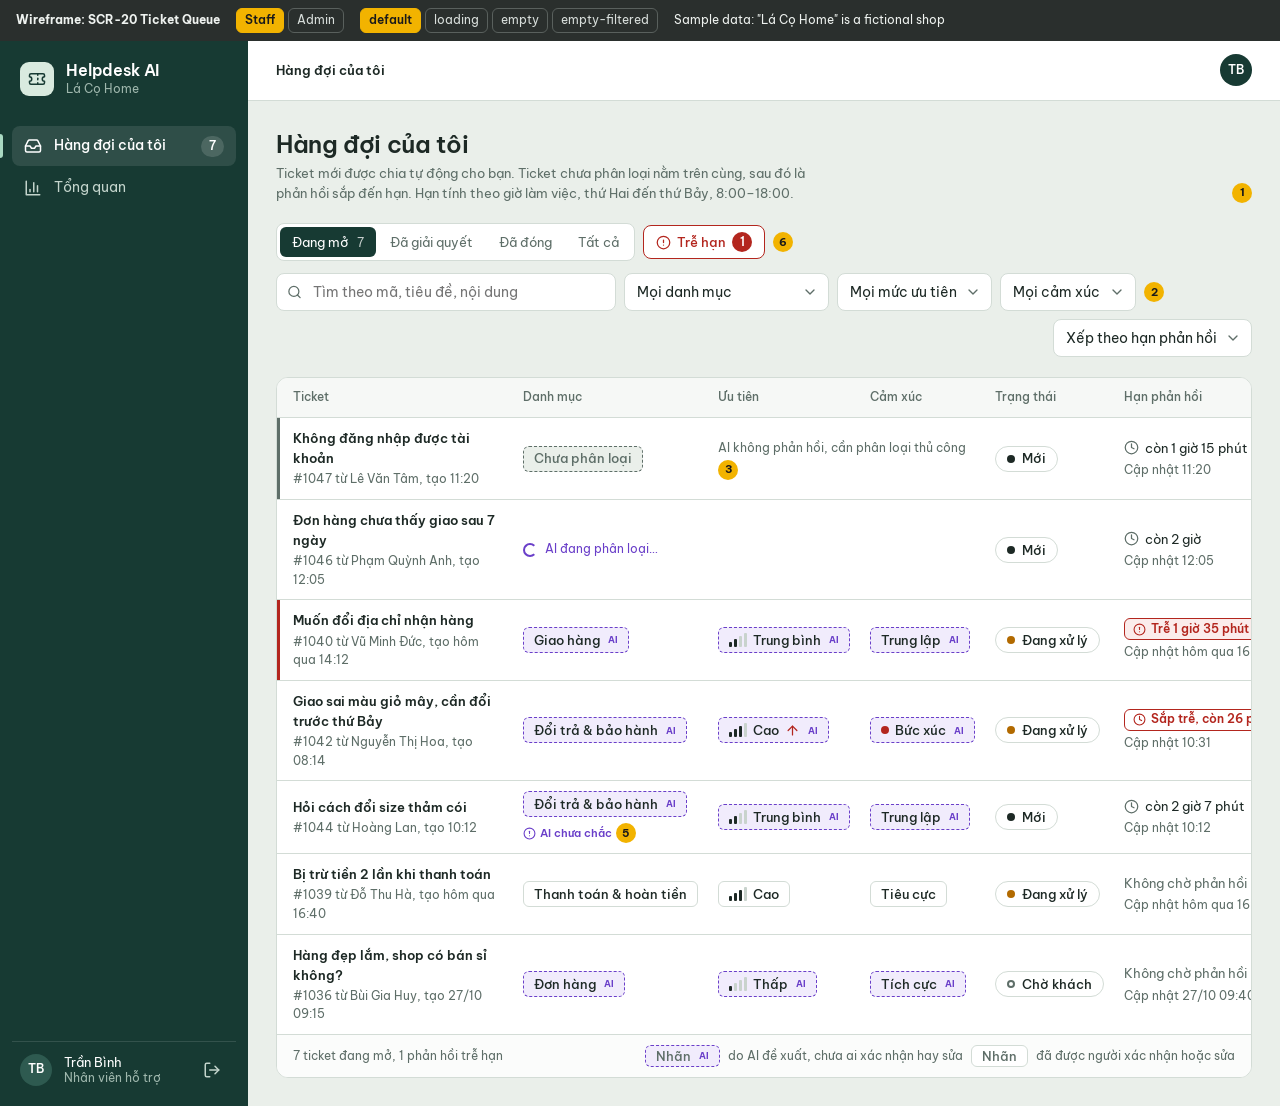
<file: docs/04-uiux/wireframes/20-ticket-queue.html>
<!doctype html>
<html lang="vi">
<head>
  <meta charset="utf-8">
  <meta name="viewport" content="width=device-width, initial-scale=1">
  <title>SCR-20 Ticket Queue — Helpdesk AI wireframe</title>
  <link rel="stylesheet" href="assets/wireframe.css">
</head>
<body data-default-role="staff">

<div class="wf-bar" role="note" aria-label="Wireframe controls">
  <strong>Wireframe: SCR-20 Ticket Queue</strong>
  <ul class="wf-roles" aria-label="Role">
    <li><a href="20-ticket-queue.html?role=staff">Staff</a></li>
    <li><a href="20-ticket-queue.html?role=admin">Admin</a></li>
  </ul>
  <ul class="wf-states" aria-label="State">
    <li><a href="20-ticket-queue.html">default</a></li>
    <li><a href="20-ticket-queue.html?state=loading">loading</a></li>
    <li><a href="20-ticket-queue.html?state=empty">empty</a></li>
    <li><a href="20-ticket-queue.html?state=empty-filtered">empty-filtered</a></li>
  </ul>
  <span>Sample data: "Lá Cọ Home" is a fictional shop</span>
</div>

<div class="shell">
  <aside class="sidebar">
    <div class="brand">
      <span class="brand-mark"><svg class="i"><use href="#i-ticket"></use></svg></span>
      <span><span class="brand-name">Helpdesk AI</span><span class="brand-shop">Lá Cọ Home</span></span>
    </div>
    <nav aria-label="Điều hướng chính">
      <ul class="nav" data-role="staff">
        <li><a href="20-ticket-queue.html" aria-current="page"><svg class="i"><use href="#i-inbox"></use></svg>Hàng đợi của tôi <span class="count" data-hide="empty">7</span></a></li>
        <li><a href="22-dashboard.html"><svg class="i"><use href="#i-chart"></use></svg>Tổng quan</a></li>
      </ul>
      <ul class="nav" data-role="admin">
        <li><a href="20-ticket-queue.html?role=admin" aria-current="page"><svg class="i"><use href="#i-inbox"></use></svg>Tất cả ticket</a></li>
        <li><a href="22-dashboard.html?role=admin"><svg class="i"><use href="#i-chart"></use></svg>Tổng quan</a></li>
        <li><a href="30-categories.html"><svg class="i"><use href="#i-tag"></use></svg>Danh mục</a></li>
        <li><a href="36-policies.html"><svg class="i"><use href="#i-file"></use></svg>Chính sách</a></li>
        <li><a href="31-users.html"><svg class="i"><use href="#i-users"></use></svg>Người dùng</a></li>
      </ul>
    </nav>
    <div class="sidebar-foot">
      <span class="avatar" data-role="staff">TB</span>
      <span class="who" data-role="staff">Trần Bình<small>Nhân viên hỗ trợ</small></span>
      <span class="avatar" data-role="admin">TL</span>
      <span class="who" data-role="admin">Phạm Thanh Lam<small>Quản trị viên</small></span>
      <button class="icon-btn" type="button" aria-label="Đăng xuất"><svg class="i"><use href="#i-logout"></use></svg></button>
    </div>
  </aside>

  <div class="main">
    <header class="topbar">
      <nav class="crumbs" aria-label="Breadcrumb">
        <span aria-current="page" data-role="staff">Hàng đợi của tôi</span>
        <span aria-current="page" data-role="admin">Tất cả ticket</span>
      </nav>
      <a href="40-profile.html" aria-label="Hồ sơ">
        <span class="avatar avatar-staff" data-role="staff">TB</span>
        <span class="avatar avatar-admin" data-role="admin">TL</span>
      </a>
    </header>

    <main class="page">
      <div class="page-head">
        <div>
          <h1 data-role="staff">Hàng đợi của tôi</h1>
          <h1 data-role="admin">Tất cả ticket</h1>
          <p data-role="staff">Ticket mới được chia tự động cho bạn. Ticket chưa phân loại nằm trên cùng, sau đó là phản hồi sắp đến hạn. Hạn tính theo giờ làm việc, <span style="white-space:nowrap">thứ Hai đến thứ Bảy, 8:00–18:00.</span></p>
          <p data-role="admin">Mọi ticket trong hệ thống, xếp như hàng đợi của nhân viên. Lọc theo người xử lý để xem việc của từng người hoặc tìm ticket chưa được giao.</p>
        </div>
        <span class="callout" aria-hidden="true">1</span>
      </div>

      <div class="stack">
        <div class="queue-bar">
          <nav class="tabs" aria-label="Trạng thái">
            <a href="#" aria-current="true">Đang mở <span class="n" data-role="staff">7</span><span class="n" data-role="admin">10</span></a>
            <a href="#">Đã giải quyết</a>
            <a href="#">Đã đóng</a>
            <a href="#">Tất cả</a>
          </nav>
          <a class="filter-late" href="#" data-hide="empty"><svg class="i i-sm"><use href="#i-alert"></use></svg>Trễ hạn <span class="n" data-role="staff">1</span><span class="n" data-role="admin">2</span></a>
          <span class="callout" aria-hidden="true">6</span>
        </div>
        <div class="toolbar">
          <div class="search">
            <svg class="i i-sm"><use href="#i-search"></use></svg>
            <input class="input" type="search" placeholder="Tìm theo mã, tiêu đề, nội dung" aria-label="Tìm ticket" data-hide="empty-filtered">
            <input class="input" type="search" value="hoàn tiền tháng 9" aria-label="Tìm ticket" data-show="empty-filtered">
          </div>
          <select class="select" aria-label="Danh mục"><option>Mọi danh mục</option><option>Chưa phân loại</option><option>Đơn hàng</option><option>Giao hàng</option><option>Thanh toán &amp; hoàn tiền</option><option>Đổi trả &amp; bảo hành</option><option>Tài khoản</option></select>
          <select class="select" aria-label="Độ ưu tiên"><option>Mọi mức ưu tiên</option><option>Khẩn cấp</option><option>Cao</option><option>Trung bình</option><option>Thấp</option></select>
          <select class="select" aria-label="Cảm xúc"><option>Mọi cảm xúc</option><option>Bức xúc</option><option>Tiêu cực</option><option>Trung lập</option><option>Tích cực</option></select>
          <select class="select" aria-label="Người xử lý" data-role="admin"><option>Mọi người xử lý</option><option>Chưa giao</option><option>Trần Bình</option><option>Nguyễn An</option><option>Lê Chi</option></select>
          <span class="callout" aria-hidden="true">2</span>
          <select class="select sort" aria-label="Sắp xếp"><option>Xếp theo hạn phản hồi</option><option>Lâu chưa cập nhật</option></select>
        </div>
      </div>

      <div class="table-wrap">
        <table class="table compact" data-hide="empty empty-filtered">
          <thead>
            <tr>
              <th>Ticket</th>
              <th>Danh mục</th>
              <th>Ưu tiên</th>
              <th>Cảm xúc</th>
              <th>Trạng thái</th>
              <th data-role="admin">Người xử lý</th>
              <th>Hạn phản hồi</th>
            </tr>
          </thead>

          <tbody data-show="loading" aria-busy="true">
            <tr class="skeleton-row"><td><i style="width:70%"></i></td><td><i></i></td><td><i></i></td><td><i></i></td><td><i></i></td><td data-role="admin"><i></i></td><td><i></i></td></tr>
            <tr class="skeleton-row"><td><i style="width:55%"></i></td><td><i></i></td><td><i></i></td><td><i></i></td><td><i></i></td><td data-role="admin"><i></i></td><td><i></i></td></tr>
            <tr class="skeleton-row"><td><i style="width:62%"></i></td><td><i></i></td><td><i></i></td><td><i></i></td><td><i></i></td><td data-role="admin"><i></i></td><td><i></i></td></tr>
            <tr class="skeleton-row"><td><i style="width:48%"></i></td><td><i></i></td><td><i></i></td><td><i></i></td><td><i></i></td><td data-role="admin"><i></i></td><td><i></i></td></tr>
          </tbody>

          <tbody data-hide="loading">
            <tr class="row-attention">
              <td><div class="t-title"><a href="21-ticket-handling.html?state=unclassified-ai-error">Không đăng nhập được tài khoản</a><span>#1047 từ Lê Văn Tâm, tạo 11:20</span></div></td>
              <td><span class="chip chip-unclassified">Chưa phân loại</span></td>
              <td colspan="2"><span class="xs muted">AI không phản hồi, cần phân loại thủ công</span> <span class="callout" aria-hidden="true">3</span></td>
              <td><span class="status status-new"><span class="dot"></span>Mới</span></td>
              <td data-role="admin"><span class="cell-person"><span class="avatar avatar-staff">TB</span>Trần Bình</span></td>
              <td><div class="due"><span class="due-time"><svg class="i i-sm"><use href="#i-clock"></use></svg>còn 1 giờ 15 phút</span><span class="due-upd">Cập nhật 11:20</span></div></td>
            </tr>
            <tr>
              <td><div class="t-title"><a href="21-ticket-handling.html?state=classification-pending">Đơn hàng chưa thấy giao sau 7 ngày</a><span>#1046 từ Phạm Quỳnh Anh, tạo 12:05</span></div></td>
              <td colspan="3"><span class="row xs t-pencil"><span class="spinner" aria-hidden="true"></span>AI đang phân loại…</span></td>
              <td><span class="status status-new"><span class="dot"></span>Mới</span></td>
              <td data-role="admin"><span class="cell-person"><span class="avatar avatar-staff">TB</span>Trần Bình</span></td>
              <td><div class="due"><span class="due-time"><svg class="i i-sm"><use href="#i-clock"></use></svg>còn 2 giờ</span><span class="due-upd">Cập nhật 12:05</span></div></td>
            </tr>
            <tr class="row-late" data-role="admin">
              <td><div class="t-title"><a href="21-ticket-handling.html?role=admin">Không nhận được mã OTP khi đăng nhập</a><span>#1041 từ Trịnh Hải Nam, tạo 07:50</span></div></td>
              <td><span class="chip is-ai">Tài khoản</span></td>
              <td><span class="chip is-ai"><span class="meter" data-level="3" aria-hidden="true"><i></i><i></i><i></i><i></i></span>Cao</span></td>
              <td><span class="chip is-ai">Tiêu cực</span></td>
              <td><span class="status status-new"><span class="dot"></span>Mới</span></td>
              <td><span class="cell-person"><span class="avatar avatar-staff">LC</span>Lê Chi</span></td>
              <td><div class="due"><span class="due-time"><span class="sla sla-late"><svg class="i i-sm"><use href="#i-alert"></use></svg>Trễ 2 giờ 5 phút</span></span><span class="due-upd">Cập nhật 07:50</span></div></td>
            </tr>
            <tr class="row-late">
              <td><div class="t-title"><a href="21-ticket-handling.html">Muốn đổi địa chỉ nhận hàng</a><span>#1040 từ Vũ Minh Đức, tạo hôm qua 14:12</span></div></td>
              <td><span class="chip is-ai">Giao hàng</span></td>
              <td><span class="chip is-ai"><span class="meter" data-level="2" aria-hidden="true"><i></i><i></i><i></i><i></i></span>Trung bình</span></td>
              <td><span class="chip is-ai">Trung lập</span></td>
              <td><span class="status status-progress"><span class="dot"></span>Đang xử lý</span></td>
              <td data-role="admin"><span class="cell-person"><span class="avatar avatar-staff">TB</span>Trần Bình</span></td>
              <td><div class="due"><span class="due-time"><span class="sla sla-late"><svg class="i i-sm"><use href="#i-alert"></use></svg>Trễ 1 giờ 35 phút</span> <span class="callout" aria-hidden="true">4</span></span><span class="due-upd">Cập nhật hôm qua 16:30</span></div></td>
            </tr>
            <tr>
              <td><div class="t-title"><a href="21-ticket-handling.html">Giao sai màu giỏ mây, cần đổi trước thứ Bảy</a><span>#1042 từ Nguyễn Thị Hoa, tạo 08:14</span></div></td>
              <td><span class="chip is-ai">Đổi trả &amp; bảo hành</span></td>
              <td><span class="chip is-ai"><span class="meter" data-level="3" aria-hidden="true"><i></i><i></i><i></i><i></i></span>Cao <svg class="i i-sm t-brick" aria-label="Nâng mức vì khách bức xúc"><use href="#i-arrowup"></use></svg></span></td>
              <td><span class="chip is-ai"><span class="dot dot-brick"></span>Bức xúc</span></td>
              <td><span class="status status-progress"><span class="dot"></span>Đang xử lý</span></td>
              <td data-role="admin"><span class="cell-person"><span class="avatar avatar-staff">TB</span>Trần Bình</span></td>
              <td><div class="due"><span class="due-time"><span class="sla"><svg class="i i-sm"><use href="#i-clock"></use></svg>Sắp trễ, còn 26 phút</span></span><span class="due-upd">Cập nhật 10:31</span></div></td>
            </tr>
            <tr>
              <td><div class="t-title"><a href="21-ticket-handling.html?state=labels-uncertain">Hỏi cách đổi size thảm cói</a><span>#1044 từ Hoàng Lan, tạo 10:12</span></div></td>
              <td><span class="chip is-ai">Đổi trả &amp; bảo hành</span><span class="unsure"><svg class="i"><use href="#i-alert"></use></svg>AI chưa chắc <span class="callout" aria-hidden="true">5</span></span></td>
              <td><span class="chip is-ai"><span class="meter" data-level="2" aria-hidden="true"><i></i><i></i><i></i><i></i></span>Trung bình</span></td>
              <td><span class="chip is-ai">Trung lập</span></td>
              <td><span class="status status-new"><span class="dot"></span>Mới</span></td>
              <td data-role="admin"><span class="cell-person"><span class="avatar avatar-staff">TB</span>Trần Bình</span></td>
              <td><div class="due"><span class="due-time"><svg class="i i-sm"><use href="#i-clock"></use></svg>còn 2 giờ 7 phút</span><span class="due-upd">Cập nhật 10:12</span></div></td>
            </tr>
            <tr data-role="admin">
              <td><div class="t-title"><a href="21-ticket-handling.html?role=admin">Hộp bị móp khi nhận hàng</a><span>#1043 từ Mai Phương, tạo 27/10 09:30</span></div></td>
              <td><span class="chip is-ai">Đổi trả &amp; bảo hành</span></td>
              <td><span class="chip is-ai"><span class="meter" data-level="2" aria-hidden="true"><i></i><i></i><i></i><i></i></span>Trung bình</span></td>
              <td><span class="chip is-ai">Tiêu cực</span></td>
              <td><span class="status status-progress"><span class="dot"></span>Đang xử lý</span></td>
              <td><span class="cell-person"><span class="avatar avatar-staff">NA</span>Nguyễn An</span></td>
              <td><div class="due"><span class="due-time due-none">Không chờ phản hồi</span><span class="due-upd">Cập nhật 27/10 15:20</span></div></td>
            </tr>
            <tr>
              <td><div class="t-title"><a href="21-ticket-handling.html?state=label-corrected">Bị trừ tiền 2 lần khi thanh toán</a><span>#1039 từ Đỗ Thu Hà, tạo hôm qua 16:40</span></div></td>
              <td><span class="chip">Thanh toán &amp; hoàn tiền</span></td>
              <td><span class="chip"><span class="meter" data-level="3" aria-hidden="true"><i></i><i></i><i></i><i></i></span>Cao</span></td>
              <td><span class="chip">Tiêu cực</span></td>
              <td><span class="status status-progress"><span class="dot"></span>Đang xử lý</span></td>
              <td data-role="admin"><span class="cell-person"><span class="avatar avatar-staff">TB</span>Trần Bình</span></td>
              <td><div class="due"><span class="due-time due-none">Không chờ phản hồi</span><span class="due-upd">Cập nhật hôm qua 16:55</span></div></td>
            </tr>
            <tr data-role="admin">
              <td><div class="t-title"><a href="21-ticket-handling.html?role=admin">Xuất hóa đơn VAT cho đơn sỉ</a><span>#1038 từ Công ty Mộc Việt, tạo 26/10 08:50</span></div></td>
              <td><span class="chip is-ai">Đơn hàng</span></td>
              <td><span class="chip is-ai"><span class="meter" data-level="1" aria-hidden="true"><i></i><i></i><i></i><i></i></span>Thấp</span></td>
              <td><span class="chip is-ai">Trung lập</span></td>
              <td><span class="status status-waiting"><span class="dot"></span>Chờ khách</span></td>
              <td><span class="cell-person"><span class="avatar avatar-staff">NA</span>Nguyễn An</span></td>
              <td><div class="due"><span class="due-time"><span class="sla sla-paused"><svg class="i i-sm"><use href="#i-pause"></use></svg>Tạm dừng, còn 5 giờ</span></span><span class="due-upd">Cập nhật 26/10 11:50</span></div></td>
            </tr>
            <tr>
              <td><div class="t-title"><a href="21-ticket-handling.html">Hàng đẹp lắm, shop có bán sỉ không?</a><span>#1036 từ Bùi Gia Huy, tạo 27/10 09:15</span></div></td>
              <td><span class="chip is-ai">Đơn hàng</span></td>
              <td><span class="chip is-ai"><span class="meter" data-level="1" aria-hidden="true"><i></i><i></i><i></i><i></i></span>Thấp</span></td>
              <td><span class="chip is-ai">Tích cực</span></td>
              <td><span class="status status-waiting"><span class="dot"></span>Chờ khách</span></td>
              <td data-role="admin"><span class="cell-person"><span class="avatar avatar-staff">TB</span>Trần Bình</span></td>
              <td><div class="due"><span class="due-time due-none">Không chờ phản hồi</span><span class="due-upd">Cập nhật 27/10 09:40</span></div></td>
            </tr>
          </tbody>
        </table>

        <div class="empty" data-show="empty">
          <span class="empty-icon"><svg class="i"><use href="#i-inbox"></use></svg></span>
          <h2 data-role="staff">Bạn không có ticket nào đang mở</h2>
          <h2 data-role="admin">Chưa có ticket nào đang mở</h2>
          <p>Ticket mới được chia tự động và sẽ xuất hiện ở đây, phản hồi sắp đến hạn nằm trên cùng.</p>
          <a class="btn" href="#">Xem ticket đã giải quyết</a>
        </div>

        <div class="empty" data-show="empty-filtered">
          <span class="empty-icon"><svg class="i"><use href="#i-search"></use></svg></span>
          <h2>Không có ticket khớp bộ lọc</h2>
          <p>Không tìm thấy "hoàn tiền tháng 9" trong các ticket đang mở. Thử từ khóa khác hoặc xem cả ticket đã đóng.</p>
          <button class="btn" type="button"><svg class="i i-sm"><use href="#i-x"></use></svg>Xóa bộ lọc</button>
        </div>

        <div class="table-foot" data-hide="loading empty empty-filtered">
          <span data-role="staff">7 ticket đang mở, 1 phản hồi trễ hạn</span>
          <span data-role="admin">10 ticket đang mở, 0 ticket chưa giao, 2 phản hồi trễ hạn</span>
          <span class="row"><span class="chip is-ai" style="height:22px">Nhãn</span> do AI đề xuất, chưa ai xác nhận hay sửa <span class="chip" style="height:22px">Nhãn</span> đã được người xác nhận hoặc sửa</span>
        </div>
      </div>
    </main>
  </div>
</div>

<script src="assets/icons.js"></script>
<script src="assets/states.js"></script>
</body>
</html>
</file>
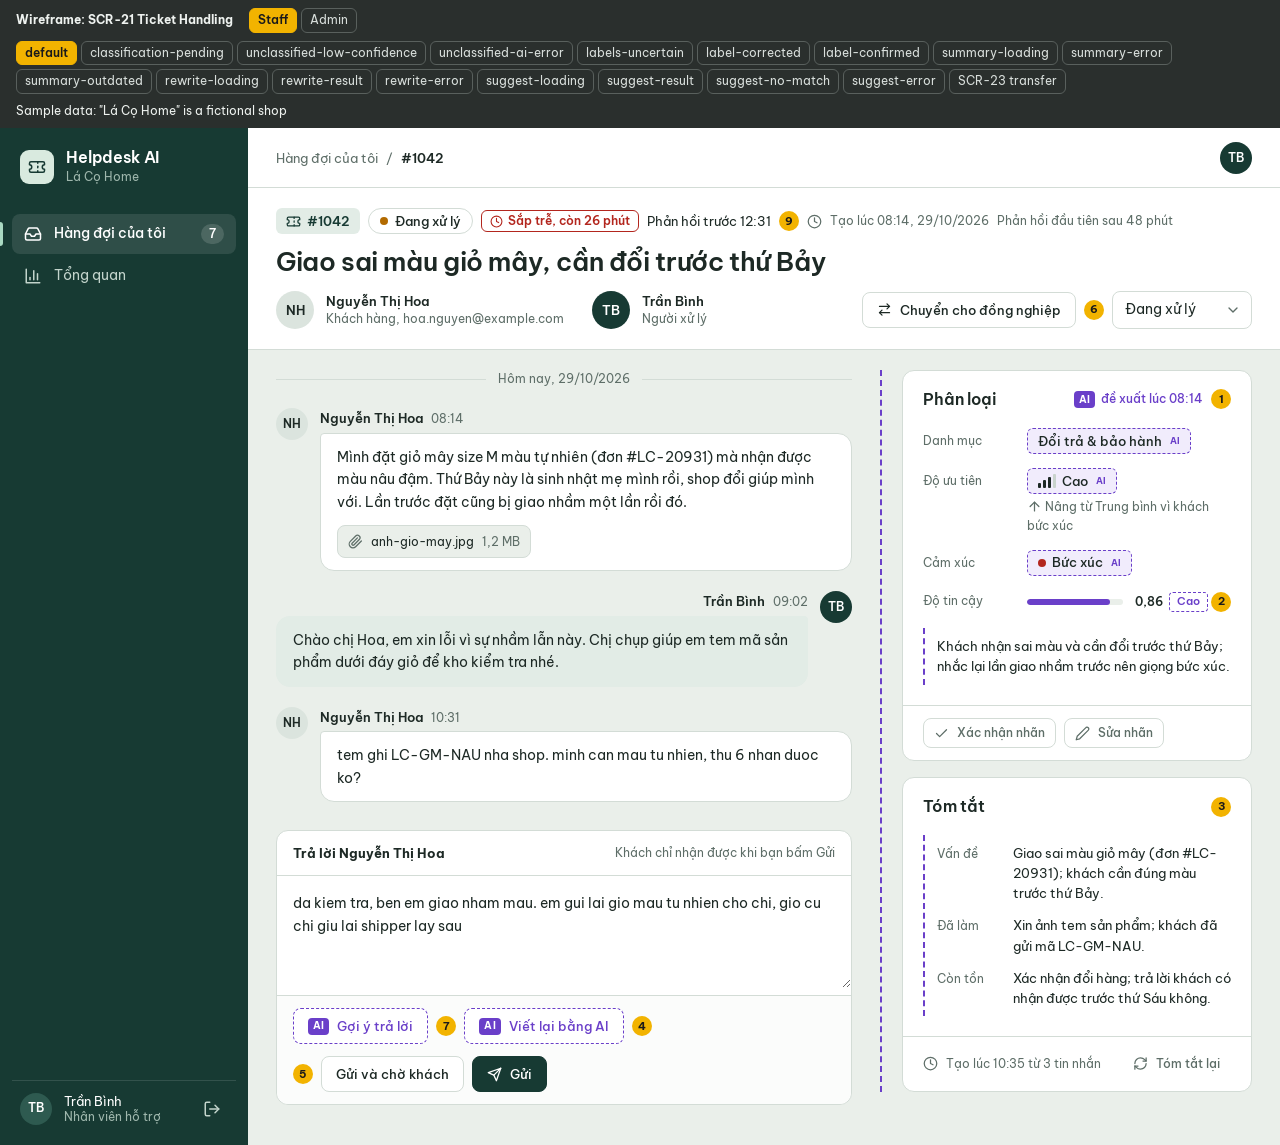
<file: docs/04-uiux/wireframes/21-ticket-handling.html>
<!doctype html>
<html lang="vi">
<head>
  <meta charset="utf-8">
  <meta name="viewport" content="width=device-width, initial-scale=1">
  <title>SCR-21 Ticket Handling — Helpdesk AI wireframe</title>
  <link rel="stylesheet" href="assets/wireframe.css">
</head>
<body data-default-role="staff">

<div class="wf-bar" role="note" aria-label="Wireframe controls">
  <strong>Wireframe: SCR-21 Ticket Handling</strong>
  <ul class="wf-roles" aria-label="Role">
    <li><a href="21-ticket-handling.html?role=staff">Staff</a></li>
    <li><a href="21-ticket-handling.html?role=admin">Admin</a></li>
  </ul>
  <ul class="wf-states" aria-label="State">
    <li><a href="21-ticket-handling.html">default</a></li>
    <li><a href="21-ticket-handling.html?state=classification-pending">classification-pending</a></li>
    <li><a href="21-ticket-handling.html?state=unclassified-low-confidence">unclassified-low-confidence</a></li>
    <li><a href="21-ticket-handling.html?state=unclassified-ai-error">unclassified-ai-error</a></li>
    <li><a href="21-ticket-handling.html?state=labels-uncertain">labels-uncertain</a></li>
    <li><a href="21-ticket-handling.html?state=label-corrected">label-corrected</a></li>
    <li><a href="21-ticket-handling.html?state=label-confirmed">label-confirmed</a></li>
    <li><a href="21-ticket-handling.html?state=summary-loading">summary-loading</a></li>
    <li><a href="21-ticket-handling.html?state=summary-error">summary-error</a></li>
    <li><a href="21-ticket-handling.html?state=summary-outdated">summary-outdated</a></li>
    <li><a href="21-ticket-handling.html?state=rewrite-loading">rewrite-loading</a></li>
    <li><a href="21-ticket-handling.html?state=rewrite-result">rewrite-result</a></li>
    <li><a href="21-ticket-handling.html?state=rewrite-error">rewrite-error</a></li>
    <li><a href="21-ticket-handling.html?state=suggest-loading">suggest-loading</a></li>
    <li><a href="21-ticket-handling.html?state=suggest-result">suggest-result</a></li>
    <li><a href="21-ticket-handling.html?state=suggest-no-match">suggest-no-match</a></li>
    <li><a href="21-ticket-handling.html?state=suggest-error">suggest-error</a></li>
    <li><a href="21-ticket-handling.html?state=transfer">SCR-23 transfer</a></li>
  </ul>
  <span>Sample data: "Lá Cọ Home" is a fictional shop</span>
</div>

<div class="shell">
  <aside class="sidebar">
    <div class="brand">
      <span class="brand-mark"><svg class="i"><use href="#i-ticket"></use></svg></span>
      <span><span class="brand-name">Helpdesk AI</span><span class="brand-shop">Lá Cọ Home</span></span>
    </div>
    <nav aria-label="Điều hướng chính">
      <ul class="nav" data-role="staff">
        <li><a href="20-ticket-queue.html" aria-current="page"><svg class="i"><use href="#i-inbox"></use></svg>Hàng đợi của tôi <span class="count">7</span></a></li>
        <li><a href="22-dashboard.html"><svg class="i"><use href="#i-chart"></use></svg>Tổng quan</a></li>
      </ul>
      <ul class="nav" data-role="admin">
        <li><a href="20-ticket-queue.html?role=admin" aria-current="page"><svg class="i"><use href="#i-inbox"></use></svg>Tất cả ticket</a></li>
        <li><a href="22-dashboard.html?role=admin"><svg class="i"><use href="#i-chart"></use></svg>Tổng quan</a></li>
        <li><a href="30-categories.html"><svg class="i"><use href="#i-tag"></use></svg>Danh mục</a></li>
        <li><a href="36-policies.html"><svg class="i"><use href="#i-file"></use></svg>Chính sách</a></li>
        <li><a href="31-users.html"><svg class="i"><use href="#i-users"></use></svg>Người dùng</a></li>
      </ul>
    </nav>
    <div class="sidebar-foot">
      <span class="avatar" data-role="staff">TB</span>
      <span class="who" data-role="staff">Trần Bình<small>Nhân viên hỗ trợ</small></span>
      <span class="avatar" data-role="admin">TL</span>
      <span class="who" data-role="admin">Phạm Thanh Lam<small>Quản trị viên</small></span>
      <button class="icon-btn" type="button" aria-label="Đăng xuất"><svg class="i"><use href="#i-logout"></use></svg></button>
    </div>
  </aside>

  <div class="main">
    <header class="topbar">
      <nav class="crumbs" aria-label="Breadcrumb">
        <a href="20-ticket-queue.html" data-role="staff">Hàng đợi của tôi</a>
        <a href="20-ticket-queue.html?role=admin" data-role="admin">Tất cả ticket</a>
        <span aria-hidden="true">/</span>
        <span aria-current="page">#1042</span>
      </nav>
      <a class="row small" href="40-profile.html" style="text-decoration:none">
        <span class="avatar avatar-staff" data-role="staff">TB</span>
        <span class="avatar avatar-admin" data-role="admin">TL</span>
      </a>
    </header>

    <main>
      <!-- Ticket header band -->
      <section class="ticket-band" aria-labelledby="ticket-title">
        <div class="row">
          <span class="stub"><svg class="i i-sm"><use href="#i-ticket"></use></svg>#1042</span>
          <span class="status status-progress"><span class="dot"></span>Đang xử lý</span>
          <span class="due-head"><span class="sla"><svg class="i i-sm"><use href="#i-clock"></use></svg>Sắp trễ, còn 26 phút</span>Phản hồi trước 12:31 <span class="callout" aria-hidden="true">9</span></span>
          <span class="row xs muted"><svg class="i i-sm"><use href="#i-clock"></use></svg>Tạo lúc 08:14, 29/10/2026</span>
          <span class="xs muted">Phản hồi đầu tiên sau 48 phút</span>
        </div>
        <h1 class="ticket-title" id="ticket-title">Giao sai màu giỏ mây, cần đổi trước thứ Bảy</h1>
        <div class="people">
          <div class="person">
            <span class="avatar avatar-lg">NH</span>
            <span class="person-text"><b>Nguyễn Thị Hoa</b><span>Khách hàng, hoa.nguyen@example.com</span></span>
          </div>
          <div class="person">
            <span class="avatar avatar-lg avatar-staff">TB</span>
            <span class="person-text"><b>Trần Bình</b><span>Người xử lý</span></span>
          </div>
          <div class="band-actions">
            <button class="btn" type="button" data-role="staff"><svg class="i i-sm"><use href="#i-swap"></use></svg>Chuyển cho đồng nghiệp</button>
            <button class="btn" type="button" data-role="admin"><svg class="i i-sm"><use href="#i-swap"></use></svg>Giao lại</button>
            <span class="callout" aria-hidden="true">6</span>
            <select id="status" class="select" style="width:auto" aria-label="Đổi trạng thái">
              <option>Đang xử lý</option>
              <option>Chờ khách</option>
              <option>Đã giải quyết</option>
              <option>Đã đóng</option>
            </select>
          </div>
        </div>
      </section>

      <div class="ticket-body">
        <!-- Conversation and reply -->
        <div class="thread" aria-label="Cuộc trò chuyện">
          <div class="day">Hôm nay, 29/10/2026</div>

          <article class="msg">
            <span class="avatar">NH</span>
            <div>
              <div class="msg-meta"><b>Nguyễn Thị Hoa</b>08:14</div>
              <div class="bubble">
                Mình đặt giỏ mây size M màu tự nhiên (đơn #LC-20931) mà nhận được màu nâu đậm. Thứ Bảy này là sinh nhật mẹ mình rồi, shop đổi giúp mình với. Lần trước đặt cũng bị giao nhầm một lần rồi đó.
                <div><span class="file"><svg class="i i-sm"><use href="#i-clip"></use></svg>anh-gio-may.jpg <span class="muted">1,2 MB</span></span></div>
              </div>
            </div>
          </article>

          <article class="msg msg-staff">
            <span class="avatar avatar-staff">TB</span>
            <div>
              <div class="msg-meta"><b>Trần Bình</b>09:02</div>
              <div class="bubble">Chào chị Hoa, em xin lỗi vì sự nhầm lẫn này. Chị chụp giúp em tem mã sản phẩm dưới đáy giỏ để kho kiểm tra nhé.</div>
            </div>
          </article>

          <article class="msg">
            <span class="avatar">NH</span>
            <div>
              <div class="msg-meta"><b>Nguyễn Thị Hoa</b>10:31</div>
              <div class="bubble">tem ghi LC-GM-NAU nha shop. minh can mau tu nhien, thu 6 nhan duoc ko?</div>
            </div>
          </article>

          <article class="msg msg-new" data-show="summary-outdated">
            <span class="avatar">NH</span>
            <div>
              <div class="msg-meta"><b>Nguyễn Thị Hoa</b>11:02, tin nhắn mới</div>
              <div class="bubble">Shop ơi có ai xem giúp chưa vậy?</div>
            </div>
          </article>

          <!-- Composer: normal, rewrite-error, suggest-no-match, suggest-error -->
          <form class="composer" data-hide="rewrite-loading rewrite-result suggest-loading suggest-result" aria-label="Trả lời khách">
            <div class="composer-head">
              <label for="reply"><b>Trả lời Nguyễn Thị Hoa</b></label>
              <span class="hint">Khách chỉ nhận được khi bạn bấm Gửi</span>
            </div>
            <div class="notice notice-error" data-show="rewrite-error" role="alert" style="margin:var(--s3) var(--s4) 0">
              <svg class="i"><use href="#i-alert"></use></svg>
              <span>Không viết lại được vì AI không phản hồi trong 20 giây. Bản nháp vẫn giữ nguyên, bạn có thể gửi ngay hoặc thử lại.</span>
            </div>
            <div class="notice notice-neutral" data-show="suggest-no-match" role="status" style="margin:var(--s3) var(--s4) 0">
              <svg class="i"><use href="#i-file"></use></svg>
              <span>Không tìm thấy chính sách phù hợp với ticket này, nên AI không gợi ý. Bạn tự viết câu trả lời; nếu khách hay hỏi việc này, nhờ quản trị viên thêm chính sách.</span>
            </div>
            <div class="notice notice-error" data-show="suggest-error" role="alert" style="margin:var(--s3) var(--s4) 0">
              <svg class="i"><use href="#i-alert"></use></svg>
              <span>Không tạo được gợi ý vì AI không phản hồi trong 20 giây. Bản nháp vẫn giữ nguyên, bạn có thể gửi ngay hoặc thử lại.</span>
            </div>
            <textarea id="reply" class="textarea">da kiem tra, ben em giao nham mau. em gui lai gio mau tu nhien cho chi, gio cu chi giu lai shipper lay sau</textarea>
            <div class="composer-foot">
              <div class="row">
                <button class="btn btn-ai" type="button"><span class="ai-mark">AI</span>Gợi ý trả lời</button>
                <span class="callout" aria-hidden="true">7</span>
                <button class="btn btn-ai" type="button"><span class="ai-mark">AI</span>Viết lại bằng AI</button>
                <span class="callout" aria-hidden="true">4</span>
              </div>
              <div class="row">
                <span class="callout" aria-hidden="true">5</span>
                <button class="btn" type="button">Gửi và chờ khách</button>
                <button class="btn btn-primary" type="button"><svg class="i i-sm"><use href="#i-send"></use></svg>Gửi</button>
              </div>
            </div>
          </form>

          <!-- Composer: rewrite-loading -->
          <form class="composer" data-show="rewrite-loading" aria-label="Trả lời khách" aria-busy="true">
            <div class="composer-head">
              <label for="reply-busy"><b>Trả lời Nguyễn Thị Hoa</b></label>
              <span class="hint">AI đang viết lại, tối đa 20 giây</span>
            </div>
            <textarea id="reply-busy" class="textarea" readonly>da kiem tra, ben em giao nham mau. em gui lai gio mau tu nhien cho chi, gio cu chi giu lai shipper lay sau</textarea>
            <div class="composer-foot">
              <div class="row">
                <button class="btn btn-ai" type="button" disabled><span class="ai-mark">AI</span>Gợi ý trả lời</button>
                <button class="btn btn-ai" type="button" disabled><span class="spinner" aria-hidden="true"></span>Đang viết lại…</button>
              </div>
              <div class="row">
                <button class="btn" type="button" disabled>Gửi và chờ khách</button>
                <button class="btn btn-primary" type="button" disabled><svg class="i i-sm"><use href="#i-send"></use></svg>Gửi</button>
              </div>
            </div>
          </form>

          <!-- Composer: rewrite-result -->
          <form class="composer" data-show="rewrite-result" aria-label="So sánh bản viết lại">
            <div class="composer-head">
              <b>Trả lời Nguyễn Thị Hoa</b>
              <span class="hint">Chưa gửi gì cho khách</span>
            </div>
            <div class="compare">
              <div class="compare-col">
                <h3><svg class="i i-sm"><use href="#i-pen"></use></svg>Bản nháp của bạn</h3>
                <p>da kiem tra, ben em giao nham mau. em gui lai gio mau tu nhien cho chi, gio cu chi giu lai shipper lay sau</p>
              </div>
              <div class="compare-col is-ai">
                <h3><span class="ai-mark">AI</span>Bản viết lại</h3>
                <p>Chào chị Hoa, bên em đã kiểm tra và xác nhận giao nhầm màu. Em sẽ gửi lại cho chị giỏ mây màu tự nhiên. Chị vui lòng giữ lại giỏ đã nhận, shipper sẽ đến lấy sau. Em xin lỗi chị vì sự bất tiện này.</p>
              </div>
            </div>
            <div class="composer-foot">
              <span class="hint">AI giữ nguyên ý của bạn, không thêm hứa hẹn, ngày giờ hay số tiền mới.</span>
              <div class="row">
                <span class="callout" aria-hidden="true">4</span>
                <button class="btn btn-quiet" type="button">Bỏ qua</button>
                <button class="btn btn-ai-solid" type="button"><svg class="i i-sm"><use href="#i-check"></use></svg>Dùng bản này</button>
              </div>
            </div>
          </form>

          <!-- Composer: suggest-loading -->
          <form class="composer" data-show="suggest-loading" aria-label="Trả lời khách" aria-busy="true">
            <div class="composer-head">
              <label for="reply-suggest"><b>Trả lời Nguyễn Thị Hoa</b></label>
              <span class="hint">AI đang tìm chính sách và soạn gợi ý, tối đa 20 giây</span>
            </div>
            <textarea id="reply-suggest" class="textarea" readonly>da kiem tra, ben em giao nham mau. em gui lai gio mau tu nhien cho chi, gio cu chi giu lai shipper lay sau</textarea>
            <div class="composer-foot">
              <div class="row">
                <button class="btn btn-ai" type="button" disabled><span class="spinner" aria-hidden="true"></span>Đang soạn gợi ý…</button>
                <button class="btn btn-ai" type="button" disabled><span class="ai-mark">AI</span>Viết lại bằng AI</button>
              </div>
              <div class="row">
                <button class="btn" type="button" disabled>Gửi và chờ khách</button>
                <button class="btn btn-primary" type="button" disabled><svg class="i i-sm"><use href="#i-send"></use></svg>Gửi</button>
              </div>
            </div>
          </form>

          <!-- Composer: suggest-result -->
          <form class="composer" data-show="suggest-result" aria-label="So sánh gợi ý trả lời">
            <div class="composer-head">
              <b>Trả lời Nguyễn Thị Hoa</b>
              <span class="hint">Chưa gửi gì cho khách</span>
            </div>
            <div class="compare">
              <div class="compare-col">
                <h3><svg class="i i-sm"><use href="#i-pen"></use></svg>Bản nháp của bạn</h3>
                <p>da kiem tra, ben em giao nham mau. em gui lai gio mau tu nhien cho chi, gio cu chi giu lai shipper lay sau</p>
              </div>
              <div class="compare-col is-ai">
                <h3><span class="ai-mark">AI</span>Gợi ý từ chính sách</h3>
                <p>Chào chị Hoa, em xin lỗi vì shop giao nhầm màu. Đơn giao sai màu được đổi miễn phí trong 7 ngày kể từ khi nhận, shop chịu phí vận chuyển hai chiều <span class="cite" aria-label="Nguồn 1">1</span>. Em sẽ gửi giỏ mây màu tự nhiên cho chị trước; khi giao giỏ mới, shipper sẽ thu lại giỏ màu nâu, chị giữ nguyên tem mã dưới đáy giúp em <span class="cite" aria-label="Nguồn 2">2</span>. Em sẽ báo chị mã vận đơn ngay khi gửi hàng.</p>
              </div>
            </div>
            <div class="sources-title">Đoạn chính sách AI đã trích <span class="callout" aria-hidden="true">8</span></div>
            <div class="sources">
              <div class="source">
                <span class="source-head"><span class="cite">1</span><b>Đổi trả khi giao sai hàng</b>xem lại 12/10/2026</span>
                <q>Giao sai mẫu, màu hoặc kích thước: đổi miễn phí trong 7 ngày kể từ khi nhận hàng. Shop chịu phí vận chuyển hai chiều.</q>
              </div>
              <div class="source">
                <span class="source-head"><span class="cite">2</span><b>Quy trình đổi hàng</b>xem lại 12/10/2026</span>
                <q>Shop gửi hàng mới trước. Shipper thu hồi hàng cũ khi giao hàng mới; khách giữ nguyên tem mã dưới đáy sản phẩm.</q>
              </div>
            </div>
            <div class="composer-foot">
              <span class="hint" style="flex:1 1 320px">Gợi ý chỉ dùng thông tin trong 2 đoạn trên. Khách hỏi "thứ 6 nhận được không", nhưng chính sách không cam kết ngày giao nên AI không hứa.</span>
              <div class="row">
                <button class="btn btn-quiet" type="button">Bỏ qua</button>
                <button class="btn btn-ai-solid" type="button"><svg class="i i-sm"><use href="#i-check"></use></svg>Dùng bản này</button>
              </div>
            </div>
          </form>
        </div>

        <!-- The pencil margin: AI assistance -->
        <aside class="rail" aria-label="Hỗ trợ của AI">

          <section class="sheet" aria-labelledby="labels-title">
            <div class="sheet-head">
              <h2 id="labels-title">Phân loại</h2>
              <span class="row">
                <span class="rail-tag" data-hide="classification-pending unclassified-low-confidence unclassified-ai-error label-corrected label-confirmed labels-uncertain"><span class="ai-mark">AI</span>đề xuất lúc 08:14</span>
                <span class="rail-tag" data-show="labels-uncertain"><span class="ai-mark">AI</span>chưa chắc, đề xuất lúc 08:14</span>
                <span class="callout" aria-hidden="true">1</span>
              </span>
            </div>

            <!-- Labels set by AI (or corrected by a person) -->
            <div data-hide="classification-pending unclassified-low-confidence unclassified-ai-error">
              <div class="sheet-body stack" style="gap:var(--s4)">
                <div class="notice notice-pencil" data-show="labels-uncertain">
                  <svg class="i"><use href="#i-alert"></use></svg>
                  <span>AI chưa chắc về các nhãn này. Kiểm tra lại: nếu đúng, bấm <b>Xác nhận nhãn</b>; nếu sai, sửa nhãn. <span class="callout" aria-hidden="true">10</span></span>
                </div>
                <div class="labels">
                  <div class="label-row">
                    <span>Danh mục</span>
                    <span data-hide="label-corrected label-confirmed"><span class="chip is-ai">Đổi trả &amp; bảo hành</span></span>
                    <span data-show="label-corrected"><span class="chip">Giao hàng</span><span class="sub">AI đề xuất: Đổi trả &amp; bảo hành</span></span>
                    <span data-show="label-confirmed"><span class="chip">Đổi trả &amp; bảo hành</span></span>
                  </div>
                  <div class="label-row">
                    <span>Độ ưu tiên</span>
                    <span><span class="chip is-ai" data-hide="label-corrected label-confirmed"><span class="meter" data-level="3" aria-hidden="true"><i></i><i></i><i></i><i></i></span>Cao</span><span class="chip" data-show="label-corrected label-confirmed"><span class="meter" data-level="3" aria-hidden="true"><i></i><i></i><i></i><i></i></span>Cao</span><span class="sub"><svg class="i i-sm" style="vertical-align:-3px"><use href="#i-arrowup"></use></svg> Nâng từ Trung bình vì khách bức xúc</span></span>
                  </div>
                  <div class="label-row">
                    <span>Cảm xúc</span>
                    <span><span class="chip is-ai" data-hide="label-corrected label-confirmed"><span class="dot dot-brick"></span>Bức xúc</span><span class="chip" data-show="label-corrected label-confirmed"><span class="dot dot-brick"></span>Bức xúc</span></span>
                  </div>
                </div>
                <div class="confidence" data-hide="labels-uncertain">
                  <span>Độ tin cậy</span>
                  <span class="bar" aria-hidden="true"><i style="width:86%"></i></span>
                  <span class="strong" style="color:var(--graphite)">0,86<span class="band">Cao</span> <span class="callout" aria-hidden="true">2</span></span>
                </div>
                <div class="confidence" data-show="labels-uncertain">
                  <span>Độ tin cậy</span>
                  <span class="bar" aria-hidden="true"><i style="width:72%"></i></span>
                  <span class="strong" style="color:var(--graphite)">0,72<span class="band">Vừa</span></span>
                </div>
                <p class="pencil-note" data-hide="labels-uncertain">Khách nhận sai màu và cần đổi trước thứ Bảy; nhắc lại lần giao nhầm trước nên giọng bức xúc.</p>
                <p class="pencil-note" data-show="labels-uncertain">Khách muốn đổi màu giỏ, nhưng tin nhắn cũng nhắc lần giao nhầm trước; chưa rõ là đổi trả hay khiếu nại giao hàng.</p>
              </div>
              <div class="sheet-foot" data-hide="label-corrected label-confirmed">
                <span class="row">
                  <button class="btn btn-sm" type="button"><svg class="i i-sm"><use href="#i-check"></use></svg>Xác nhận nhãn</button>
                  <button class="btn btn-sm" type="button"><svg class="i i-sm"><use href="#i-pencil"></use></svg>Sửa nhãn</button>
                </span>
              </div>
              <div class="sheet-foot" data-show="label-corrected">
                <span>Trần Bình đã sửa lúc 11:48</span>
                <button class="btn btn-sm" type="button"><svg class="i i-sm"><use href="#i-pencil"></use></svg>Sửa nhãn</button>
              </div>
              <div class="sheet-foot" data-show="label-confirmed">
                <span>Trần Bình đã xác nhận lúc 11:48, không đổi nhãn nào</span>
                <button class="btn btn-sm" type="button"><svg class="i i-sm"><use href="#i-pencil"></use></svg>Sửa nhãn</button>
              </div>
            </div>

            <!-- classification-pending -->
            <div class="sheet-body" data-show="classification-pending">
              <div class="notice notice-pencil" role="status">
                <span class="spinner t-pencil" aria-hidden="true"></span>
                <span>AI đang phân loại ticket này. Bạn vẫn đọc và trả lời bình thường.</span>
              </div>
            </div>

            <!-- Unclassified: manual triage -->
            <div class="sheet-body stack" data-show="unclassified-low-confidence unclassified-ai-error">
              <div><span class="chip chip-unclassified">Chưa phân loại</span></div>
              <div class="notice notice-pencil" data-show="unclassified-low-confidence">
                <svg class="i"><use href="#i-alert"></use></svg>
                <span>AI chưa chắc chắn nên không gán nhãn. Hãy chọn danh mục và độ ưu tiên.</span>
              </div>
              <div class="confidence" data-show="unclassified-low-confidence">
                <span>Độ tin cậy</span>
                <span class="bar is-low" aria-hidden="true"><i style="width:42%"></i></span>
                <span class="strong" style="color:var(--graphite)">0,42</span>
              </div>
              <p class="pencil-note" data-show="unclassified-low-confidence">Khách nhắc cả giao hàng lẫn đổi trả, chưa rõ vấn đề chính.</p>
              <div class="notice notice-neutral" data-show="unclassified-ai-error">
                <svg class="i"><use href="#i-alert"></use></svg>
                <span>AI không phản hồi khi ticket được tạo (quá 10 giây). Hãy phân loại thủ công.</span>
              </div>
              <div class="field">
                <label for="t-cat">Danh mục</label>
                <select id="t-cat" class="select"><option>Chọn danh mục</option><option>Đơn hàng</option><option>Giao hàng</option><option>Thanh toán &amp; hoàn tiền</option><option>Đổi trả &amp; bảo hành</option><option>Tài khoản</option></select>
              </div>
              <div class="field">
                <label for="t-pri">Độ ưu tiên</label>
                <select id="t-pri" class="select"><option>Chọn độ ưu tiên</option><option>Thấp</option><option>Trung bình</option><option>Cao</option><option>Khẩn cấp</option></select>
              </div>
              <div class="field">
                <label for="t-sen">Cảm xúc <span class="muted">(không bắt buộc)</span></label>
                <select id="t-sen" class="select"><option>Chưa chọn</option><option>Tích cực</option><option>Trung lập</option><option>Tiêu cực</option><option>Bức xúc</option></select>
              </div>
              <div><button class="btn btn-primary" type="button"><svg class="i i-sm"><use href="#i-check"></use></svg>Lưu phân loại</button></div>
            </div>
          </section>

          <section class="sheet" aria-labelledby="summary-title">
            <div class="sheet-head">
              <h2 id="summary-title">Tóm tắt</h2>
              <span class="row">
                <button class="btn btn-ai btn-sm" type="button" data-show="classification-pending"><span class="ai-mark">AI</span>Tóm tắt</button>
                <button class="btn btn-ai btn-sm" type="button" data-show="summary-loading" disabled><span class="spinner" aria-hidden="true"></span>Đang tóm tắt…</button>
                <button class="btn btn-ai-solid btn-sm" type="button" data-show="summary-outdated"><span class="ai-mark">AI</span>Tóm tắt lại</button>
                <span class="callout" aria-hidden="true">3</span>
              </span>
            </div>

            <!-- Existing summary: fresh or outdated -->
            <div data-hide="classification-pending summary-loading summary-error">
              <div class="sheet-body stack">
                <div class="notice notice-neutral" data-show="summary-outdated">
                  <svg class="i"><use href="#i-clock"></use></svg>
                  <span><b style="color:var(--graphite)">Đã cũ.</b> Khách nhắn thêm lúc 11:02, sau khi bản tóm tắt được tạo.</span>
                </div>
                <dl class="summary pencil-note" data-hide="summary-outdated">
                  <div><dt>Vấn đề</dt><dd>Giao sai màu giỏ mây (đơn #LC-20931); khách cần đúng màu trước thứ Bảy.</dd></div>
                  <div><dt>Đã làm</dt><dd>Xin ảnh tem sản phẩm; khách đã gửi mã LC-GM-NAU.</dd></div>
                  <div><dt>Còn tồn</dt><dd>Xác nhận đổi hàng; trả lời khách có nhận được trước thứ Sáu không.</dd></div>
                </dl>
                <dl class="summary pencil-note is-stale" data-show="summary-outdated">
                  <div><dt>Vấn đề</dt><dd>Giao sai màu giỏ mây (đơn #LC-20931); khách cần đúng màu trước thứ Bảy.</dd></div>
                  <div><dt>Đã làm</dt><dd>Xin ảnh tem sản phẩm; khách đã gửi mã LC-GM-NAU.</dd></div>
                  <div><dt>Còn tồn</dt><dd>Xác nhận đổi hàng; trả lời khách có nhận được trước thứ Sáu không.</dd></div>
                </dl>
              </div>
              <div class="sheet-foot">
                <span class="row"><svg class="i i-sm"><use href="#i-clock"></use></svg>Tạo lúc 10:35 từ 3 tin nhắn</span>
                <button class="btn btn-quiet btn-sm" type="button" data-hide="summary-outdated"><svg class="i i-sm"><use href="#i-refresh"></use></svg>Tóm tắt lại</button>
              </div>
            </div>

            <div class="sheet-body" data-show="classification-pending">
              <p class="small muted">Chưa có tóm tắt. Hữu ích khi cuộc trò chuyện dài hoặc bạn vừa nhận ticket từ đồng nghiệp.</p>
            </div>

            <div class="sheet-body stack" data-show="summary-loading" role="status" aria-live="polite">
              <div class="skeleton" aria-hidden="true"><i></i><i></i><i></i></div>
              <span class="xs muted">AI đang đọc 3 tin nhắn, tối đa 20 giây. Cuộc trò chuyện vẫn đọc được bình thường.</span>
            </div>

            <div class="sheet-body stack" data-show="summary-error">
              <div class="notice notice-error" role="alert">
                <svg class="i"><use href="#i-alert"></use></svg>
                <span>Không tạo được tóm tắt vì AI không phản hồi trong 20 giây.</span>
              </div>
              <div><button class="btn btn-sm" type="button"><svg class="i i-sm"><use href="#i-refresh"></use></svg>Thử lại</button></div>
            </div>
          </section>
        </aside>
      </div>
    </main>
  </div>
</div>

<!-- SCR-23 Transfer / reassign -->
<div class="scrim" data-show="transfer">
  <div class="modal" role="dialog" aria-modal="true" aria-labelledby="transfer-title">
    <div class="modal-head">
      <div class="stack" style="gap:4px">
        <h2 id="transfer-title" data-role="staff">Chuyển ticket #1042</h2>
        <h2 data-role="admin">Giao lại ticket #1042</h2>
        <p class="small muted" data-role="staff">Sau khi chuyển, ticket rời khỏi hàng đợi của bạn và bạn không mở được nữa.</p>
        <p class="small muted" data-role="admin">Chọn nhân viên đang hoạt động hoặc tự nhận ticket.</p>
      </div>
      <button class="icon-btn" type="button" aria-label="Đóng"><svg class="i"><use href="#i-x"></use></svg></button>
    </div>
    <div class="modal-body" role="radiogroup" aria-label="Người nhận">
      <label class="choice"><input type="radio" name="to"><span class="avatar avatar-staff">NA</span><span><b class="small">Nguyễn An</b></span><span class="xs muted">3 ticket đang mở</span></label>
      <label class="choice is-selected"><input type="radio" name="to" checked><span class="avatar avatar-staff">LC</span><span><b class="small">Lê Chi</b></span><span class="xs muted">2 ticket đang mở</span></label>
      <label class="choice" data-role="admin"><input type="radio" name="to"><span class="avatar avatar-admin">TL</span><span><b class="small">Tôi</b> <span class="xs muted">Phạm Thanh Lam</span></span><span class="xs muted">0 ticket đang mở</span></label>
      <p class="hint">Trạng thái ticket giữ nguyên sau khi chuyển.</p>
    </div>
    <div class="modal-foot">
      <button class="btn btn-quiet" type="button">Hủy</button>
      <button class="btn btn-primary" type="button" data-role="staff"><svg class="i i-sm"><use href="#i-swap"></use></svg>Chuyển cho Lê Chi</button>
      <button class="btn btn-primary" type="button" data-role="admin"><svg class="i i-sm"><use href="#i-swap"></use></svg>Giao cho Lê Chi</button>
    </div>
  </div>
</div>

<script src="assets/icons.js"></script>
<script src="assets/states.js"></script>
</body>
</html>
</file>
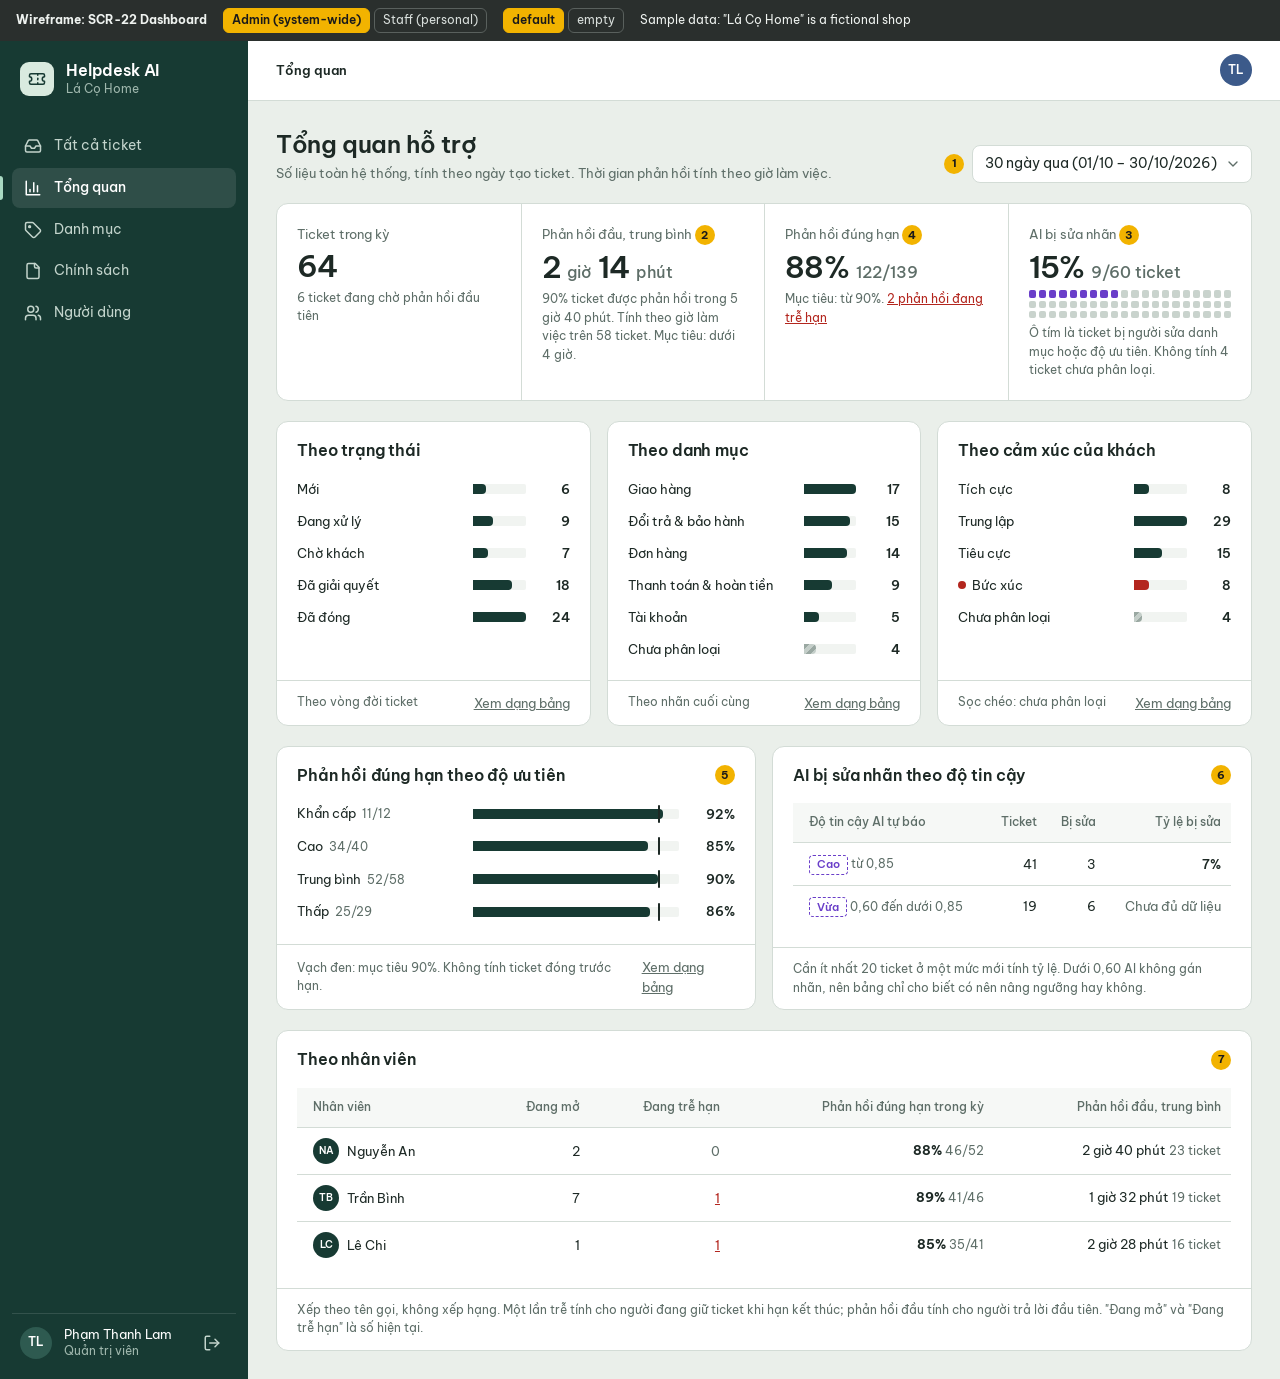
<file: docs/04-uiux/wireframes/22-dashboard.html>
<!doctype html>
<html lang="vi">
<head>
  <meta charset="utf-8">
  <meta name="viewport" content="width=device-width, initial-scale=1">
  <title>SCR-22 Dashboard — Helpdesk AI wireframe</title>
  <link rel="stylesheet" href="assets/wireframe.css">
</head>
<body data-default-role="admin">

<div class="wf-bar" role="note" aria-label="Wireframe controls">
  <strong>Wireframe: SCR-22 Dashboard</strong>
  <ul class="wf-roles" aria-label="Role">
    <li><a href="22-dashboard.html?role=admin">Admin (system-wide)</a></li>
    <li><a href="22-dashboard.html?role=staff">Staff (personal)</a></li>
  </ul>
  <ul class="wf-states" aria-label="State">
    <li><a href="22-dashboard.html">default</a></li>
    <li><a href="22-dashboard.html?state=empty">empty</a></li>
  </ul>
  <span>Sample data: "Lá Cọ Home" is a fictional shop</span>
</div>

<div class="shell">
  <aside class="sidebar">
    <div class="brand">
      <span class="brand-mark"><svg class="i"><use href="#i-ticket"></use></svg></span>
      <span><span class="brand-name">Helpdesk AI</span><span class="brand-shop">Lá Cọ Home</span></span>
    </div>
    <nav aria-label="Điều hướng chính">
      <ul class="nav" data-role="staff">
        <li><a href="20-ticket-queue.html"><svg class="i"><use href="#i-inbox"></use></svg>Hàng đợi của tôi <span class="count">7</span></a></li>
        <li><a href="22-dashboard.html?role=staff" aria-current="page"><svg class="i"><use href="#i-chart"></use></svg>Tổng quan</a></li>
      </ul>
      <ul class="nav" data-role="admin">
        <li><a href="20-ticket-queue.html?role=admin"><svg class="i"><use href="#i-inbox"></use></svg>Tất cả ticket</a></li>
        <li><a href="22-dashboard.html" aria-current="page"><svg class="i"><use href="#i-chart"></use></svg>Tổng quan</a></li>
        <li><a href="30-categories.html"><svg class="i"><use href="#i-tag"></use></svg>Danh mục</a></li>
        <li><a href="36-policies.html"><svg class="i"><use href="#i-file"></use></svg>Chính sách</a></li>
        <li><a href="31-users.html"><svg class="i"><use href="#i-users"></use></svg>Người dùng</a></li>
      </ul>
    </nav>
    <div class="sidebar-foot">
      <span class="avatar" data-role="staff">TB</span>
      <span class="who" data-role="staff">Trần Bình<small>Nhân viên hỗ trợ</small></span>
      <span class="avatar" data-role="admin">TL</span>
      <span class="who" data-role="admin">Phạm Thanh Lam<small>Quản trị viên</small></span>
      <button class="icon-btn" type="button" aria-label="Đăng xuất"><svg class="i"><use href="#i-logout"></use></svg></button>
    </div>
  </aside>

  <div class="main">
    <header class="topbar">
      <nav class="crumbs" aria-label="Breadcrumb"><span aria-current="page">Tổng quan</span></nav>
      <a href="40-profile.html" aria-label="Hồ sơ">
        <span class="avatar avatar-staff" data-role="staff">TB</span>
        <span class="avatar avatar-admin" data-role="admin">TL</span>
      </a>
    </header>

    <main class="page">
      <div class="page-head">
        <div>
          <h1 data-role="admin">Tổng quan hỗ trợ</h1>
          <h1 data-role="staff">Tổng quan của tôi</h1>
          <p data-role="admin">Số liệu toàn hệ thống, tính theo ngày tạo ticket. Thời gian phản hồi tính theo giờ làm việc.</p>
          <p data-role="staff">Chỉ tính các ticket đang được giao cho bạn, theo ngày tạo ticket. Thời gian phản hồi tính theo giờ làm việc.</p>
        </div>
        <div class="row">
          <span class="callout" aria-hidden="true">1</span>
          <select class="select" style="width:auto" aria-label="Khoảng thời gian">
            <option>30 ngày qua (01/10 – 30/10/2026)</option>
            <option>7 ngày qua</option>
            <option>Tháng này</option>
            <option>Tùy chọn…</option>
          </select>
        </div>
      </div>

      <!-- Headline figures -->
      <section class="metrics four" aria-label="Chỉ số chính">
        <div class="metric">
          <span class="label">Ticket trong kỳ</span>
          <span class="value" data-hide="empty"><span data-role="admin">64</span><span data-role="staff">22</span></span>
          <span class="value" data-show="empty">0</span>
          <span class="note" data-hide="empty"><span data-role="admin">6 ticket đang chờ phản hồi đầu tiên</span><span data-role="staff">3 ticket đang chờ bạn phản hồi đầu tiên</span></span>
          <span class="note" data-show="empty">Chưa có ticket nào được tạo trong khoảng này.</span>
        </div>
        <div class="metric">
          <span class="label">Phản hồi đầu, trung bình <span class="callout" aria-hidden="true">2</span></span>
          <span class="value" data-hide="empty"><span data-role="admin">2 <small>giờ</small> 14 <small>phút</small></span><span data-role="staff">1 <small>giờ</small> 32 <small>phút</small></span></span>
          <span class="value" data-show="empty">—</span>
          <span class="note" data-hide="empty"><span data-role="admin">90% ticket được phản hồi trong 5 giờ 40 phút. Tính theo giờ làm việc trên 58 ticket. Mục tiêu: dưới 4 giờ.</span><span data-role="staff">90% ticket được phản hồi trong 3 giờ 50 phút. Tính theo giờ làm việc trên 19 ticket. Mục tiêu: dưới 4 giờ.</span></span>
          <span class="note" data-show="empty">Sẽ hiện khi có ticket được trả lời.</span>
        </div>
        <div class="metric">
          <span class="label">Phản hồi đúng hạn <span class="callout" aria-hidden="true">4</span></span>
          <span class="value" data-hide="empty"><span data-role="admin">88% <small>122/139</small></span><span data-role="staff">89% <small>41/46</small></span></span>
          <span class="value" data-show="empty">—</span>
          <span class="note" data-hide="empty">Mục tiêu: từ 90%. <a href="20-ticket-queue.html?role=admin" class="t-brick" data-role="admin">2 phản hồi đang trễ hạn</a><a href="20-ticket-queue.html" class="t-brick" data-role="staff">1 phản hồi đang trễ hạn</a></span>
          <span class="note" data-show="empty">Sẽ hiện khi có phản hồi đến hạn.</span>
        </div>
        <div class="metric">
          <span class="label">AI bị sửa nhãn <span class="callout" aria-hidden="true">3</span></span>
          <span class="value" data-hide="empty"><span data-role="admin">15% <small>9/60 ticket</small></span><span data-role="staff">14% <small>3/21 ticket</small></span></span>
          <span class="value" data-show="empty">—</span>
          <div class="ratio" data-hide="empty" data-role="admin" aria-hidden="true" title="9 trong 60 ticket do AI gán nhãn đã bị sửa danh mục hoặc độ ưu tiên">
            <i class="is-fixed"></i><i class="is-fixed"></i><i class="is-fixed"></i><i class="is-fixed"></i><i class="is-fixed"></i><i class="is-fixed"></i><i class="is-fixed"></i><i class="is-fixed"></i><i class="is-fixed"></i><i></i><i></i><i></i><i></i><i></i><i></i><i></i><i></i><i></i><i></i><i></i>
            <i></i><i></i><i></i><i></i><i></i><i></i><i></i><i></i><i></i><i></i><i></i><i></i><i></i><i></i><i></i><i></i><i></i><i></i><i></i><i></i>
            <i></i><i></i><i></i><i></i><i></i><i></i><i></i><i></i><i></i><i></i><i></i><i></i><i></i><i></i><i></i><i></i><i></i><i></i><i></i><i></i>
          </div>
          <div class="ratio" data-hide="empty" data-role="staff" aria-hidden="true" title="3 trong 21 ticket do AI gán nhãn đã bị sửa danh mục hoặc độ ưu tiên">
            <i class="is-fixed"></i><i class="is-fixed"></i><i class="is-fixed"></i><i></i><i></i><i></i><i></i><i></i><i></i><i></i><i></i><i></i><i></i><i></i><i></i><i></i><i></i><i></i><i></i><i></i>
            <i></i>
          </div>
          <span class="note" data-hide="empty">Ô tím là ticket bị người sửa danh mục hoặc độ ưu tiên. <span data-role="admin">Không tính 4 ticket chưa phân loại.</span><span data-role="staff">Không tính 1 ticket chưa phân loại.</span></span>
          <span class="note" data-show="empty">Sẽ hiện khi AI đã gán nhãn cho ticket.</span>
        </div>
      </section>

      <!-- Breakdown charts -->
      <div class="charts" data-hide="empty">
        <section class="sheet" aria-labelledby="c-status">
          <div class="sheet-head"><h2 id="c-status">Theo trạng thái</h2></div>
          <div class="sheet-body">
            <ul class="hbars" data-role="admin">
              <li class="hbar" title="Mới: 6 ticket"><span>Mới</span><span class="track"><span class="fill" style="width:25%"></span></span><span class="val">6</span></li>
              <li class="hbar" title="Đang xử lý: 9 ticket"><span>Đang xử lý</span><span class="track"><span class="fill" style="width:37.5%"></span></span><span class="val">9</span></li>
              <li class="hbar" title="Chờ khách: 7 ticket"><span>Chờ khách</span><span class="track"><span class="fill" style="width:29.2%"></span></span><span class="val">7</span></li>
              <li class="hbar" title="Đã giải quyết: 18 ticket"><span>Đã giải quyết</span><span class="track"><span class="fill" style="width:75%"></span></span><span class="val">18</span></li>
              <li class="hbar" title="Đã đóng: 24 ticket"><span>Đã đóng</span><span class="track"><span class="fill" style="width:100%"></span></span><span class="val">24</span></li>
            </ul>
            <ul class="hbars" data-role="staff">
              <li class="hbar" title="Mới: 3 ticket"><span>Mới</span><span class="track"><span class="fill" style="width:33.3%"></span></span><span class="val">3</span></li>
              <li class="hbar" title="Đang xử lý: 2 ticket"><span>Đang xử lý</span><span class="track"><span class="fill" style="width:22.2%"></span></span><span class="val">2</span></li>
              <li class="hbar" title="Chờ khách: 2 ticket"><span>Chờ khách</span><span class="track"><span class="fill" style="width:22.2%"></span></span><span class="val">2</span></li>
              <li class="hbar" title="Đã giải quyết: 6 ticket"><span>Đã giải quyết</span><span class="track"><span class="fill" style="width:66.7%"></span></span><span class="val">6</span></li>
              <li class="hbar" title="Đã đóng: 9 ticket"><span>Đã đóng</span><span class="track"><span class="fill" style="width:100%"></span></span><span class="val">9</span></li>
            </ul>
          </div>
          <div class="sheet-foot"><span>Theo vòng đời ticket</span><a href="#" class="small">Xem dạng bảng</a></div>
        </section>

        <section class="sheet" aria-labelledby="c-category">
          <div class="sheet-head"><h2 id="c-category">Theo danh mục</h2></div>
          <div class="sheet-body">
            <ul class="hbars" data-role="admin">
              <li class="hbar" title="Giao hàng: 17 ticket"><span>Giao hàng</span><span class="track"><span class="fill" style="width:100%"></span></span><span class="val">17</span></li>
              <li class="hbar" title="Đổi trả &amp; bảo hành: 15 ticket"><span>Đổi trả &amp; bảo hành</span><span class="track"><span class="fill" style="width:88.2%"></span></span><span class="val">15</span></li>
              <li class="hbar" title="Đơn hàng: 14 ticket"><span>Đơn hàng</span><span class="track"><span class="fill" style="width:82.4%"></span></span><span class="val">14</span></li>
              <li class="hbar" title="Thanh toán &amp; hoàn tiền: 9 ticket"><span>Thanh toán &amp; hoàn tiền</span><span class="track"><span class="fill" style="width:52.9%"></span></span><span class="val">9</span></li>
              <li class="hbar" title="Tài khoản: 5 ticket"><span>Tài khoản</span><span class="track"><span class="fill" style="width:29.4%"></span></span><span class="val">5</span></li>
              <li class="hbar is-muted" title="Chưa phân loại: 4 ticket"><span>Chưa phân loại</span><span class="track"><span class="fill" style="width:23.5%"></span></span><span class="val">4</span></li>
            </ul>
            <ul class="hbars" data-role="staff">
              <li class="hbar" title="Giao hàng: 6 ticket"><span>Giao hàng</span><span class="track"><span class="fill" style="width:100%"></span></span><span class="val">6</span></li>
              <li class="hbar" title="Đổi trả &amp; bảo hành: 6 ticket"><span>Đổi trả &amp; bảo hành</span><span class="track"><span class="fill" style="width:100%"></span></span><span class="val">6</span></li>
              <li class="hbar" title="Đơn hàng: 4 ticket"><span>Đơn hàng</span><span class="track"><span class="fill" style="width:66.7%"></span></span><span class="val">4</span></li>
              <li class="hbar" title="Thanh toán &amp; hoàn tiền: 3 ticket"><span>Thanh toán &amp; hoàn tiền</span><span class="track"><span class="fill" style="width:50%"></span></span><span class="val">3</span></li>
              <li class="hbar" title="Tài khoản: 2 ticket"><span>Tài khoản</span><span class="track"><span class="fill" style="width:33.3%"></span></span><span class="val">2</span></li>
              <li class="hbar is-muted" title="Chưa phân loại: 1 ticket"><span>Chưa phân loại</span><span class="track"><span class="fill" style="width:16.7%"></span></span><span class="val">1</span></li>
            </ul>
          </div>
          <div class="sheet-foot"><span>Theo nhãn cuối cùng</span><a href="#" class="small">Xem dạng bảng</a></div>
        </section>

        <section class="sheet" aria-labelledby="c-sentiment">
          <div class="sheet-head"><h2 id="c-sentiment">Theo cảm xúc của khách</h2></div>
          <div class="sheet-body">
            <ul class="hbars" data-role="admin">
              <li class="hbar" title="Tích cực: 8 ticket"><span>Tích cực</span><span class="track"><span class="fill" style="width:27.6%"></span></span><span class="val">8</span></li>
              <li class="hbar" title="Trung lập: 29 ticket"><span>Trung lập</span><span class="track"><span class="fill" style="width:100%"></span></span><span class="val">29</span></li>
              <li class="hbar" title="Tiêu cực: 15 ticket"><span>Tiêu cực</span><span class="track"><span class="fill" style="width:51.7%"></span></span><span class="val">15</span></li>
              <li class="hbar is-alert" title="Bức xúc: 8 ticket"><span class="row" style="gap:6px"><span class="dot dot-brick"></span>Bức xúc</span><span class="track"><span class="fill" style="width:27.6%"></span></span><span class="val">8</span></li>
              <li class="hbar is-muted" title="Chưa phân loại: 4 ticket"><span>Chưa phân loại</span><span class="track"><span class="fill" style="width:13.8%"></span></span><span class="val">4</span></li>
            </ul>
            <ul class="hbars" data-role="staff">
              <li class="hbar" title="Tích cực: 3 ticket"><span>Tích cực</span><span class="track"><span class="fill" style="width:30%"></span></span><span class="val">3</span></li>
              <li class="hbar" title="Trung lập: 10 ticket"><span>Trung lập</span><span class="track"><span class="fill" style="width:100%"></span></span><span class="val">10</span></li>
              <li class="hbar" title="Tiêu cực: 5 ticket"><span>Tiêu cực</span><span class="track"><span class="fill" style="width:50%"></span></span><span class="val">5</span></li>
              <li class="hbar is-alert" title="Bức xúc: 3 ticket"><span class="row" style="gap:6px"><span class="dot dot-brick"></span>Bức xúc</span><span class="track"><span class="fill" style="width:30%"></span></span><span class="val">3</span></li>
              <li class="hbar is-muted" title="Chưa phân loại: 1 ticket"><span>Chưa phân loại</span><span class="track"><span class="fill" style="width:10%"></span></span><span class="val">1</span></li>
            </ul>
          </div>
          <div class="sheet-foot"><span>Sọc chéo: chưa phân loại</span><a href="#" class="small">Xem dạng bảng</a></div>
        </section>
      </div>

      <!-- Replies on time and AI confidence (D-35, D-36) -->
      <div class="charts two" data-hide="empty">
        <section class="sheet" aria-labelledby="c-ontime">
          <div class="sheet-head"><h2 id="c-ontime">Phản hồi đúng hạn theo độ ưu tiên</h2><span class="callout" aria-hidden="true">5</span></div>
          <div class="sheet-body">
            <ul class="hbars" data-role="admin">
              <li class="hbar wide target" title="Khẩn cấp: 11/12 phản hồi đúng hạn, hạn 1 giờ"><span>Khẩn cấp<small>11/12</small></span><span class="track"><span class="fill" style="width:92%"></span></span><span class="val">92%</span></li>
              <li class="hbar wide target" title="Cao: 34/40 phản hồi đúng hạn, hạn 2 giờ"><span>Cao<small>34/40</small></span><span class="track"><span class="fill" style="width:85%"></span></span><span class="val">85%</span></li>
              <li class="hbar wide target" title="Trung bình: 52/58 phản hồi đúng hạn, hạn 4 giờ"><span>Trung bình<small>52/58</small></span><span class="track"><span class="fill" style="width:90%"></span></span><span class="val">90%</span></li>
              <li class="hbar wide target" title="Thấp: 25/29 phản hồi đúng hạn, hạn 8 giờ"><span>Thấp<small>25/29</small></span><span class="track"><span class="fill" style="width:86%"></span></span><span class="val">86%</span></li>
            </ul>
            <ul class="hbars" data-role="staff">
              <li class="hbar wide target" title="Khẩn cấp: 4/4 phản hồi đúng hạn, hạn 1 giờ"><span>Khẩn cấp<small>4/4</small></span><span class="track"><span class="fill" style="width:100%"></span></span><span class="val">100%</span></li>
              <li class="hbar wide target" title="Cao: 12/14 phản hồi đúng hạn, hạn 2 giờ"><span>Cao<small>12/14</small></span><span class="track"><span class="fill" style="width:86%"></span></span><span class="val">86%</span></li>
              <li class="hbar wide target" title="Trung bình: 17/19 phản hồi đúng hạn, hạn 4 giờ"><span>Trung bình<small>17/19</small></span><span class="track"><span class="fill" style="width:89%"></span></span><span class="val">89%</span></li>
              <li class="hbar wide target" title="Thấp: 8/9 phản hồi đúng hạn, hạn 8 giờ"><span>Thấp<small>8/9</small></span><span class="track"><span class="fill" style="width:89%"></span></span><span class="val">89%</span></li>
            </ul>
          </div>
          <div class="sheet-foot"><span>Vạch đen: mục tiêu 90%. Không tính ticket đóng trước hạn.</span><a href="#" class="small">Xem dạng bảng</a></div>
        </section>

        <section class="sheet" aria-labelledby="c-band">
          <div class="sheet-head"><h2 id="c-band">AI bị sửa nhãn theo độ tin cậy</h2><span class="callout" aria-hidden="true">6</span></div>
          <div class="sheet-body">
            <table class="table compact">
              <thead><tr><th>Độ tin cậy AI tự báo</th><th class="num">Ticket</th><th class="num">Bị sửa</th><th class="num">Tỷ lệ bị sửa</th></tr></thead>
              <tbody data-role="admin">
                <tr><td><span class="band" style="margin-left:0">Cao</span> <span class="xs muted">từ 0,85</span></td><td class="num">41</td><td class="num">3</td><td class="num strong">7%</td></tr>
                <tr><td><span class="band" style="margin-left:0">Vừa</span> <span class="xs muted">0,60 đến dưới 0,85</span></td><td class="num">19</td><td class="num">6</td><td class="num muted">Chưa đủ dữ liệu</td></tr>
              </tbody>
              <tbody data-role="staff">
                <tr><td><span class="band" style="margin-left:0">Cao</span> <span class="xs muted">từ 0,85</span></td><td class="num">15</td><td class="num">1</td><td class="num muted">Chưa đủ dữ liệu</td></tr>
                <tr><td><span class="band" style="margin-left:0">Vừa</span> <span class="xs muted">0,60 đến dưới 0,85</span></td><td class="num">6</td><td class="num">2</td><td class="num muted">Chưa đủ dữ liệu</td></tr>
              </tbody>
            </table>
          </div>
          <div class="sheet-foot"><span>Cần ít nhất 20 ticket ở một mức mới tính tỷ lệ. Dưới 0,60 AI không gán nhãn, nên bảng chỉ cho biết có nên nâng ngưỡng hay không.</span></div>
        </section>
      </div>

      <!-- By Staff member, Administrator only (D-38) -->
      <section class="sheet" data-role="admin" data-hide="empty" aria-labelledby="c-staff">
        <div class="sheet-head"><h2 id="c-staff">Theo nhân viên</h2><span class="callout" aria-hidden="true">7</span></div>
        <div class="sheet-body">
          <table class="table compact">
            <thead>
              <tr>
                <th>Nhân viên</th>
                <th class="num">Đang mở</th>
                <th class="num">Đang trễ hạn</th>
                <th class="num">Phản hồi đúng hạn trong kỳ</th>
                <th class="num">Phản hồi đầu, trung bình</th>
              </tr>
            </thead>
            <tbody>
              <tr>
                <td><span class="cell-person"><span class="avatar avatar-staff">NA</span>Nguyễn An</span></td>
                <td class="num">2</td>
                <td class="num muted">0</td>
                <td class="num"><b>88%</b> <span class="xs muted">46/52</span></td>
                <td class="num">2 giờ 40 phút <span class="xs muted">23 ticket</span></td>
              </tr>
              <tr>
                <td><span class="cell-person"><span class="avatar avatar-staff">TB</span>Trần Bình</span></td>
                <td class="num">7</td>
                <td class="num"><a href="20-ticket-queue.html?role=admin" class="t-brick">1</a></td>
                <td class="num"><b>89%</b> <span class="xs muted">41/46</span></td>
                <td class="num">1 giờ 32 phút <span class="xs muted">19 ticket</span></td>
              </tr>
              <tr>
                <td><span class="cell-person"><span class="avatar avatar-staff">LC</span>Lê Chi</span></td>
                <td class="num">1</td>
                <td class="num"><a href="20-ticket-queue.html?role=admin" class="t-brick">1</a></td>
                <td class="num"><b>85%</b> <span class="xs muted">35/41</span></td>
                <td class="num">2 giờ 28 phút <span class="xs muted">16 ticket</span></td>
              </tr>
            </tbody>
          </table>
        </div>
        <div class="sheet-foot"><span>Xếp theo tên gọi, không xếp hạng. Một lần trễ tính cho người đang giữ ticket khi hạn kết thúc; phản hồi đầu tính cho người trả lời đầu tiên. "Đang mở" và "Đang trễ hạn" là số hiện tại.</span></div>
      </section>

      <section class="sheet" data-show="empty">
        <div class="empty">
          <span class="empty-icon"><svg class="i"><use href="#i-chart"></use></svg></span>
          <h2>Chưa có số liệu trong 30 ngày qua</h2>
          <p>Biểu đồ sẽ xuất hiện khi có ticket được tạo trong khoảng thời gian này. Thử chọn khoảng thời gian dài hơn.</p>
          <button class="btn" type="button">Chọn khoảng khác</button>
        </div>
      </section>
    </main>
  </div>
</div>

<script src="assets/icons.js"></script>
<script src="assets/states.js"></script>
</body>
</html>
</file>
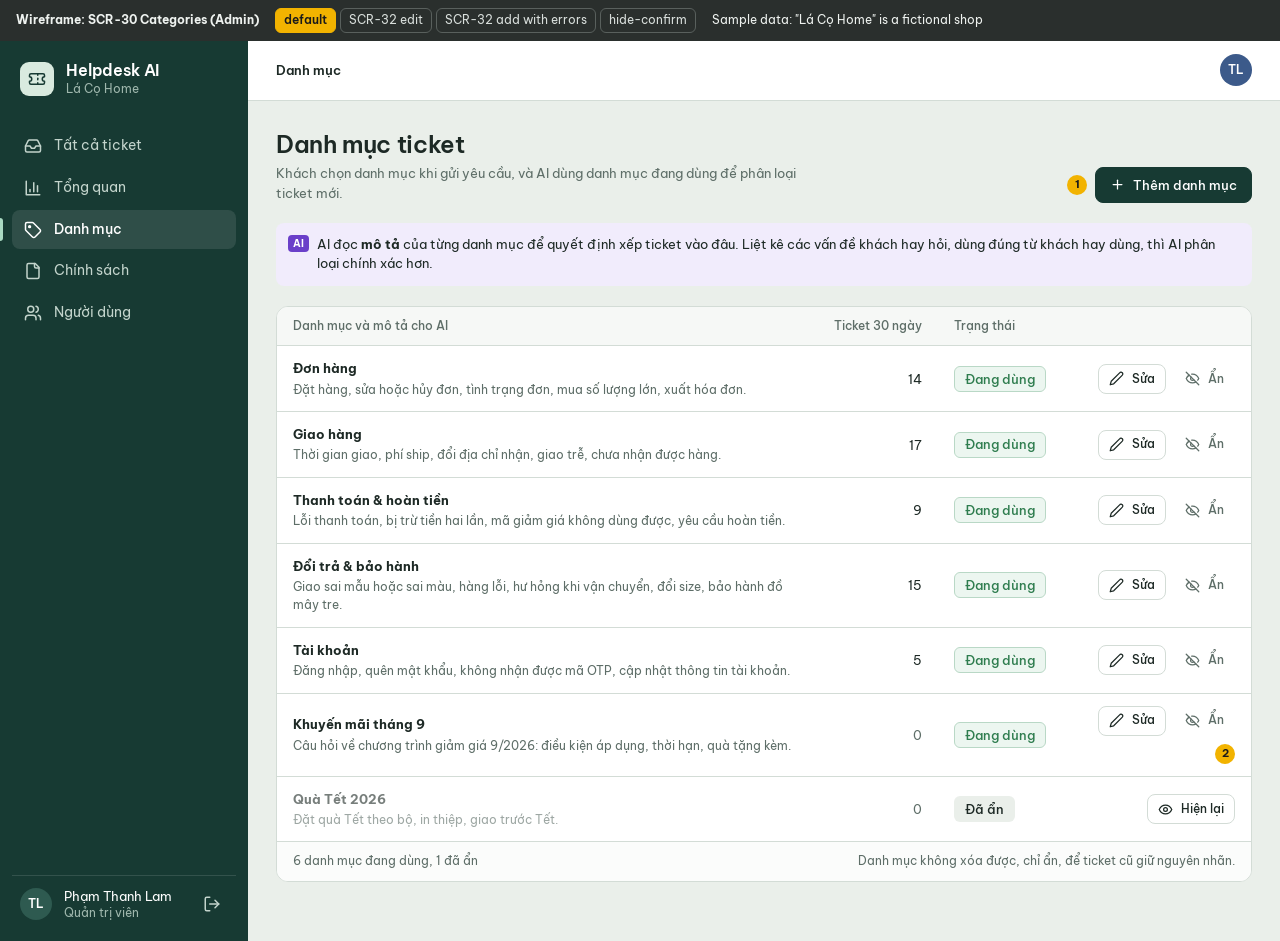
<file: docs/04-uiux/wireframes/30-categories.html>
<!doctype html>
<html lang="vi">
<head>
  <meta charset="utf-8">
  <meta name="viewport" content="width=device-width, initial-scale=1">
  <title>SCR-30 Categories — Helpdesk AI wireframe</title>
  <link rel="stylesheet" href="assets/wireframe.css">
</head>
<body data-default-role="admin">

<div class="wf-bar" role="note" aria-label="Wireframe controls">
  <strong>Wireframe: SCR-30 Categories (Admin)</strong>
  <ul class="wf-states" aria-label="State">
    <li><a href="30-categories.html">default</a></li>
    <li><a href="30-categories.html?state=edit">SCR-32 edit</a></li>
    <li><a href="30-categories.html?state=form-error">SCR-32 add with errors</a></li>
    <li><a href="30-categories.html?state=hide-confirm">hide-confirm</a></li>
  </ul>
  <span>Sample data: "Lá Cọ Home" is a fictional shop</span>
</div>

<div class="shell">
  <aside class="sidebar">
    <div class="brand">
      <span class="brand-mark"><svg class="i"><use href="#i-ticket"></use></svg></span>
      <span><span class="brand-name">Helpdesk AI</span><span class="brand-shop">Lá Cọ Home</span></span>
    </div>
    <nav aria-label="Điều hướng chính">
      <ul class="nav">
        <li><a href="20-ticket-queue.html?role=admin"><svg class="i"><use href="#i-inbox"></use></svg>Tất cả ticket</a></li>
        <li><a href="22-dashboard.html"><svg class="i"><use href="#i-chart"></use></svg>Tổng quan</a></li>
        <li><a href="30-categories.html" aria-current="page"><svg class="i"><use href="#i-tag"></use></svg>Danh mục</a></li>
        <li><a href="36-policies.html"><svg class="i"><use href="#i-file"></use></svg>Chính sách</a></li>
        <li><a href="31-users.html"><svg class="i"><use href="#i-users"></use></svg>Người dùng</a></li>
      </ul>
    </nav>
    <div class="sidebar-foot">
      <span class="avatar">TL</span>
      <span class="who">Phạm Thanh Lam<small>Quản trị viên</small></span>
      <button class="icon-btn" type="button" aria-label="Đăng xuất"><svg class="i"><use href="#i-logout"></use></svg></button>
    </div>
  </aside>

  <div class="main">
    <header class="topbar">
      <nav class="crumbs" aria-label="Breadcrumb"><span aria-current="page">Danh mục</span></nav>
      <a href="40-profile.html?role=admin" aria-label="Hồ sơ"><span class="avatar avatar-admin">TL</span></a>
    </header>

    <main class="page">
      <div class="page-head">
        <div>
          <h1>Danh mục ticket</h1>
          <p>Khách chọn danh mục khi gửi yêu cầu, và AI dùng danh mục đang dùng để phân loại ticket mới.</p>
        </div>
        <div class="row">
          <span class="callout" aria-hidden="true">1</span>
          <button class="btn btn-primary" type="button"><svg class="i i-sm"><use href="#i-plus"></use></svg>Thêm danh mục</button>
        </div>
      </div>

      <div class="notice notice-pencil">
        <span class="ai-mark">AI</span>
        <span>AI đọc <b>mô tả</b> của từng danh mục để quyết định xếp ticket vào đâu. Liệt kê các vấn đề khách hay hỏi, dùng đúng từ khách hay dùng, thì AI phân loại chính xác hơn.</span>
      </div>

      <div class="table-wrap">
        <table class="table">
          <thead>
            <tr><th>Danh mục và mô tả cho AI</th><th class="num">Ticket 30 ngày</th><th>Trạng thái</th><th></th></tr>
          </thead>
          <tbody>
            <tr>
              <td><div class="t-title"><b>Đơn hàng</b><span>Đặt hàng, sửa hoặc hủy đơn, tình trạng đơn, mua số lượng lớn, xuất hóa đơn.</span></div></td>
              <td class="num">14</td>
              <td><span class="chip chip-ok">Đang dùng</span></td>
              <td><div class="row" style="justify-content:flex-end"><button class="btn btn-sm" type="button"><svg class="i i-sm"><use href="#i-pencil"></use></svg>Sửa</button><button class="btn btn-quiet btn-sm" type="button"><svg class="i i-sm"><use href="#i-eyeoff"></use></svg>Ẩn</button></div></td>
            </tr>
            <tr>
              <td><div class="t-title"><b>Giao hàng</b><span>Thời gian giao, phí ship, đổi địa chỉ nhận, giao trễ, chưa nhận được hàng.</span></div></td>
              <td class="num">17</td>
              <td><span class="chip chip-ok">Đang dùng</span></td>
              <td><div class="row" style="justify-content:flex-end"><button class="btn btn-sm" type="button"><svg class="i i-sm"><use href="#i-pencil"></use></svg>Sửa</button><button class="btn btn-quiet btn-sm" type="button"><svg class="i i-sm"><use href="#i-eyeoff"></use></svg>Ẩn</button></div></td>
            </tr>
            <tr>
              <td><div class="t-title"><b>Thanh toán &amp; hoàn tiền</b><span>Lỗi thanh toán, bị trừ tiền hai lần, mã giảm giá không dùng được, yêu cầu hoàn tiền.</span></div></td>
              <td class="num">9</td>
              <td><span class="chip chip-ok">Đang dùng</span></td>
              <td><div class="row" style="justify-content:flex-end"><button class="btn btn-sm" type="button"><svg class="i i-sm"><use href="#i-pencil"></use></svg>Sửa</button><button class="btn btn-quiet btn-sm" type="button"><svg class="i i-sm"><use href="#i-eyeoff"></use></svg>Ẩn</button></div></td>
            </tr>
            <tr>
              <td><div class="t-title"><b>Đổi trả &amp; bảo hành</b><span>Giao sai mẫu hoặc sai màu, hàng lỗi, hư hỏng khi vận chuyển, đổi size, bảo hành đồ mây tre.</span></div></td>
              <td class="num">15</td>
              <td><span class="chip chip-ok">Đang dùng</span></td>
              <td><div class="row" style="justify-content:flex-end"><button class="btn btn-sm" type="button"><svg class="i i-sm"><use href="#i-pencil"></use></svg>Sửa</button><button class="btn btn-quiet btn-sm" type="button"><svg class="i i-sm"><use href="#i-eyeoff"></use></svg>Ẩn</button></div></td>
            </tr>
            <tr>
              <td><div class="t-title"><b>Tài khoản</b><span>Đăng nhập, quên mật khẩu, không nhận được mã OTP, cập nhật thông tin tài khoản.</span></div></td>
              <td class="num">5</td>
              <td><span class="chip chip-ok">Đang dùng</span></td>
              <td><div class="row" style="justify-content:flex-end"><button class="btn btn-sm" type="button"><svg class="i i-sm"><use href="#i-pencil"></use></svg>Sửa</button><button class="btn btn-quiet btn-sm" type="button"><svg class="i i-sm"><use href="#i-eyeoff"></use></svg>Ẩn</button></div></td>
            </tr>
            <tr>
              <td><div class="t-title"><b>Khuyến mãi tháng 9</b><span>Câu hỏi về chương trình giảm giá 9/2026: điều kiện áp dụng, thời hạn, quà tặng kèm.</span></div></td>
              <td class="num muted">0</td>
              <td><span class="chip chip-ok">Đang dùng</span></td>
              <td><div class="row" style="justify-content:flex-end"><button class="btn btn-sm" type="button"><svg class="i i-sm"><use href="#i-pencil"></use></svg>Sửa</button><button class="btn btn-quiet btn-sm" type="button"><svg class="i i-sm"><use href="#i-eyeoff"></use></svg>Ẩn</button><span class="callout" aria-hidden="true">2</span></div></td>
            </tr>
            <tr>
              <td><div class="t-title" style="opacity:.6"><b>Quà Tết 2026</b><span>Đặt quà Tết theo bộ, in thiệp, giao trước Tết.</span></div></td>
              <td class="num muted">0</td>
              <td><span class="chip chip-plain">Đã ẩn</span></td>
              <td><div class="row" style="justify-content:flex-end"><button class="btn btn-sm" type="button"><svg class="i i-sm"><use href="#i-eye"></use></svg>Hiện lại</button></div></td>
            </tr>
          </tbody>
        </table>
        <div class="table-foot"><span>6 danh mục đang dùng, 1 đã ẩn</span><span>Danh mục không xóa được, chỉ ẩn, để ticket cũ giữ nguyên nhãn.</span></div>
      </div>
    </main>
  </div>
</div>

<!-- SCR-32 Category form: edit -->
<div class="scrim" data-show="edit">
  <div class="modal" role="dialog" aria-modal="true" aria-labelledby="edit-title">
    <div class="modal-head">
      <h2 id="edit-title">Sửa danh mục</h2>
      <button class="icon-btn" type="button" aria-label="Đóng"><svg class="i"><use href="#i-x"></use></svg></button>
    </div>
    <div class="modal-body">
      <div class="field">
        <label for="c-name">Tên danh mục</label>
        <input id="c-name" class="input" value="Giao hàng">
      </div>
      <div class="field">
        <label for="c-desc">Mô tả cho AI</label>
        <textarea id="c-desc" class="textarea" rows="4">Thời gian giao, phí ship, đổi địa chỉ nhận, giao trễ, chưa nhận được hàng, shipper không liên lạc được.</textarea>
        <span class="hint">AI dùng mô tả này cho ticket mới từ bây giờ. Ticket cũ giữ nguyên nhãn.</span>
      </div>
    </div>
    <div class="modal-foot">
      <button class="btn btn-quiet" type="button">Hủy</button>
      <button class="btn btn-primary" type="button"><svg class="i i-sm"><use href="#i-check"></use></svg>Lưu thay đổi</button>
    </div>
  </div>
</div>

<!-- SCR-32 Category form: add with errors -->
<div class="scrim" data-show="form-error">
  <div class="modal" role="dialog" aria-modal="true" aria-labelledby="add-title">
    <div class="modal-head">
      <h2 id="add-title">Thêm danh mục</h2>
      <button class="icon-btn" type="button" aria-label="Đóng"><svg class="i"><use href="#i-x"></use></svg></button>
    </div>
    <div class="modal-body">
      <div class="field field-error">
        <label for="a-name">Tên danh mục</label>
        <input id="a-name" class="input" value="giao hàng" aria-invalid="true">
        <span class="error-text">Đã có danh mục "Giao hàng". Hãy dùng tên khác hoặc sửa danh mục đó.</span>
      </div>
      <div class="field field-error">
        <label for="a-desc">Mô tả cho AI</label>
        <textarea id="a-desc" class="textarea" rows="4" aria-invalid="true"></textarea>
        <span class="error-text">Cần có mô tả, vì AI dựa vào mô tả để xếp ticket vào danh mục này.</span>
      </div>
    </div>
    <div class="modal-foot">
      <button class="btn btn-quiet" type="button">Hủy</button>
      <button class="btn btn-primary" type="button"><svg class="i i-sm"><use href="#i-plus"></use></svg>Thêm danh mục</button>
    </div>
  </div>
</div>

<!-- Hide confirmation -->
<div class="scrim" data-show="hide-confirm">
  <div class="modal" role="dialog" aria-modal="true" aria-labelledby="hide-title">
    <div class="modal-head">
      <div class="stack" style="gap:4px">
        <h2 id="hide-title">Ẩn danh mục "Khuyến mãi tháng 9"?</h2>
        <p class="small muted">Khách sẽ không chọn được danh mục này và AI sẽ không xếp ticket mới vào đây. 3 ticket cũ vẫn giữ danh mục này. Bạn có thể hiện lại bất cứ lúc nào.</p>
      </div>
      <button class="icon-btn" type="button" aria-label="Đóng"><svg class="i"><use href="#i-x"></use></svg></button>
    </div>
    <div class="modal-foot">
      <button class="btn btn-quiet" type="button">Hủy</button>
      <button class="btn btn-primary" type="button"><svg class="i i-sm"><use href="#i-eyeoff"></use></svg>Ẩn danh mục</button>
    </div>
  </div>
</div>

<script src="assets/icons.js"></script>
<script src="assets/states.js"></script>
</body>
</html>
</file>
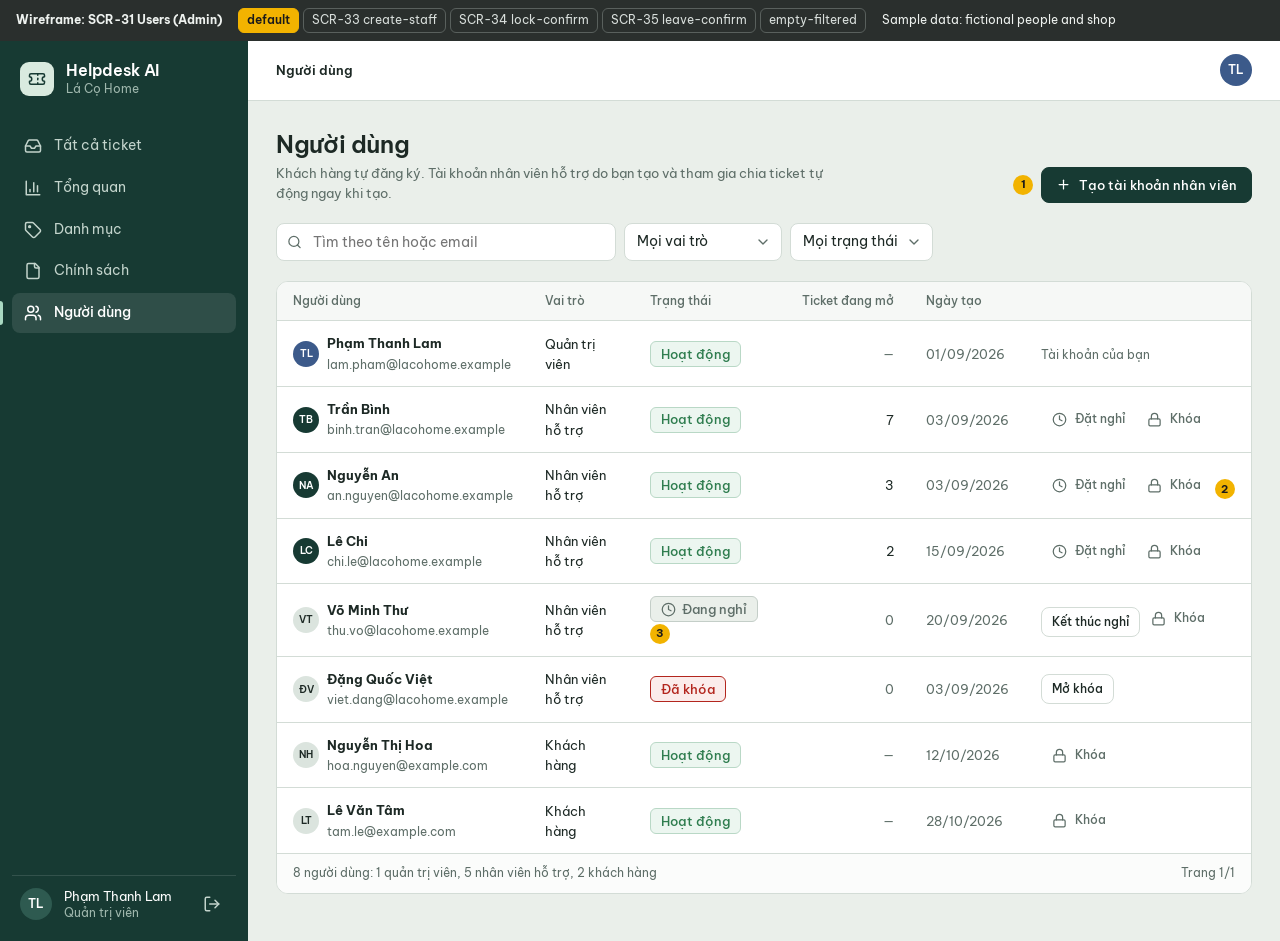
<file: docs/04-uiux/wireframes/31-users.html>
<!doctype html>
<html lang="vi">
<head>
  <meta charset="utf-8">
  <meta name="viewport" content="width=device-width, initial-scale=1">
  <title>SCR-31 Users — Helpdesk AI wireframe</title>
  <link rel="stylesheet" href="assets/wireframe.css">
</head>
<body data-default-role="admin">

<div class="wf-bar" role="note" aria-label="Wireframe controls">
  <strong>Wireframe: SCR-31 Users (Admin)</strong>
  <ul class="wf-states" aria-label="State">
    <li><a href="31-users.html">default</a></li>
    <li><a href="31-users.html?state=create-staff">SCR-33 create-staff</a></li>
    <li><a href="31-users.html?state=lock-confirm">SCR-34 lock-confirm</a></li>
    <li><a href="31-users.html?state=leave-confirm">SCR-35 leave-confirm</a></li>
    <li><a href="31-users.html?state=empty-filtered">empty-filtered</a></li>
  </ul>
  <span>Sample data: fictional people and shop</span>
</div>

<div class="shell">
  <aside class="sidebar">
    <div class="brand">
      <span class="brand-mark"><svg class="i"><use href="#i-ticket"></use></svg></span>
      <span><span class="brand-name">Helpdesk AI</span><span class="brand-shop">Lá Cọ Home</span></span>
    </div>
    <nav aria-label="Điều hướng chính">
      <ul class="nav">
        <li><a href="20-ticket-queue.html?role=admin"><svg class="i"><use href="#i-inbox"></use></svg>Tất cả ticket</a></li>
        <li><a href="22-dashboard.html"><svg class="i"><use href="#i-chart"></use></svg>Tổng quan</a></li>
        <li><a href="30-categories.html"><svg class="i"><use href="#i-tag"></use></svg>Danh mục</a></li>
        <li><a href="36-policies.html"><svg class="i"><use href="#i-file"></use></svg>Chính sách</a></li>
        <li><a href="31-users.html" aria-current="page"><svg class="i"><use href="#i-users"></use></svg>Người dùng</a></li>
      </ul>
    </nav>
    <div class="sidebar-foot">
      <span class="avatar">TL</span>
      <span class="who">Phạm Thanh Lam<small>Quản trị viên</small></span>
      <button class="icon-btn" type="button" aria-label="Đăng xuất"><svg class="i"><use href="#i-logout"></use></svg></button>
    </div>
  </aside>

  <div class="main">
    <header class="topbar">
      <nav class="crumbs" aria-label="Breadcrumb"><span aria-current="page">Người dùng</span></nav>
      <a href="40-profile.html?role=admin" aria-label="Hồ sơ"><span class="avatar avatar-admin">TL</span></a>
    </header>

    <main class="page">
      <div class="page-head">
        <div>
          <h1>Người dùng</h1>
          <p>Khách hàng tự đăng ký. Tài khoản nhân viên hỗ trợ do bạn tạo và tham gia chia ticket tự động ngay khi tạo.</p>
        </div>
        <div class="row">
          <span class="callout" aria-hidden="true">1</span>
          <button class="btn btn-primary" type="button"><svg class="i i-sm"><use href="#i-plus"></use></svg>Tạo tài khoản nhân viên</button>
        </div>
      </div>

      <div class="toolbar">
        <div class="search">
          <svg class="i i-sm"><use href="#i-search"></use></svg>
          <input class="input" type="search" placeholder="Tìm theo tên hoặc email" aria-label="Tìm người dùng" data-hide="empty-filtered">
          <input class="input" type="search" value="minh khoa" aria-label="Tìm người dùng" data-show="empty-filtered">
        </div>
        <select class="select" aria-label="Vai trò"><option>Mọi vai trò</option><option>Khách hàng</option><option>Nhân viên hỗ trợ</option><option>Quản trị viên</option></select>
        <select class="select" aria-label="Trạng thái"><option>Mọi trạng thái</option><option>Hoạt động</option><option>Đang nghỉ</option><option>Đã khóa</option></select>
      </div>

      <div class="table-wrap">
        <table class="table" data-hide="empty-filtered">
          <thead>
            <tr><th>Người dùng</th><th>Vai trò</th><th>Trạng thái</th><th class="num">Ticket đang mở</th><th>Ngày tạo</th><th></th></tr>
          </thead>
          <tbody>
            <tr>
              <td><span class="cell-person"><span class="avatar avatar-admin">TL</span><span class="t-title" style="min-width:0"><b>Phạm Thanh Lam</b><span>lam.pham@lacohome.example</span></span></span></td>
              <td>Quản trị viên</td>
              <td><span class="chip chip-ok">Hoạt động</span></td>
              <td class="num muted">—</td>
              <td class="muted">01/09/2026</td>
              <td><span class="xs muted">Tài khoản của bạn</span></td>
            </tr>
            <tr>
              <td><span class="cell-person"><span class="avatar avatar-staff">TB</span><span class="t-title" style="min-width:0"><b>Trần Bình</b><span>binh.tran@lacohome.example</span></span></span></td>
              <td>Nhân viên hỗ trợ</td>
              <td><span class="chip chip-ok">Hoạt động</span></td>
              <td class="num">7</td>
              <td class="muted">03/09/2026</td>
              <td><button class="btn btn-quiet btn-sm" type="button"><svg class="i i-sm"><use href="#i-clock"></use></svg>Đặt nghỉ</button><button class="btn btn-quiet btn-sm" type="button"><svg class="i i-sm"><use href="#i-lock"></use></svg>Khóa</button></td>
            </tr>
            <tr>
              <td><span class="cell-person"><span class="avatar avatar-staff">NA</span><span class="t-title" style="min-width:0"><b>Nguyễn An</b><span>an.nguyen@lacohome.example</span></span></span></td>
              <td>Nhân viên hỗ trợ</td>
              <td><span class="chip chip-ok">Hoạt động</span></td>
              <td class="num">3</td>
              <td class="muted">03/09/2026</td>
              <td><button class="btn btn-quiet btn-sm" type="button"><svg class="i i-sm"><use href="#i-clock"></use></svg>Đặt nghỉ</button><button class="btn btn-quiet btn-sm" type="button"><svg class="i i-sm"><use href="#i-lock"></use></svg>Khóa</button> <span class="callout" aria-hidden="true">2</span></td>
            </tr>
            <tr>
              <td><span class="cell-person"><span class="avatar avatar-staff">LC</span><span class="t-title" style="min-width:0"><b>Lê Chi</b><span>chi.le@lacohome.example</span></span></span></td>
              <td>Nhân viên hỗ trợ</td>
              <td><span class="chip chip-ok">Hoạt động</span></td>
              <td class="num">2</td>
              <td class="muted">15/09/2026</td>
              <td><button class="btn btn-quiet btn-sm" type="button"><svg class="i i-sm"><use href="#i-clock"></use></svg>Đặt nghỉ</button><button class="btn btn-quiet btn-sm" type="button"><svg class="i i-sm"><use href="#i-lock"></use></svg>Khóa</button></td>
            </tr>
            <tr>
              <td><span class="cell-person"><span class="avatar">VT</span><span class="t-title" style="min-width:0"><b>Võ Minh Thư</b><span>thu.vo@lacohome.example</span></span></span></td>
              <td>Nhân viên hỗ trợ</td>
              <td><span class="chip chip-leave"><svg class="i i-sm"><use href="#i-clock"></use></svg>Đang nghỉ</span> <span class="callout" aria-hidden="true">3</span></td>
              <td class="num muted">0</td>
              <td class="muted">20/09/2026</td>
              <td><button class="btn btn-sm" type="button">Kết thúc nghỉ</button><button class="btn btn-quiet btn-sm" type="button"><svg class="i i-sm"><use href="#i-lock"></use></svg>Khóa</button></td>
            </tr>
            <tr>
              <td><span class="cell-person"><span class="avatar">ĐV</span><span class="t-title" style="min-width:0"><b>Đặng Quốc Việt</b><span>viet.dang@lacohome.example</span></span></span></td>
              <td>Nhân viên hỗ trợ</td>
              <td><span class="chip chip-locked">Đã khóa</span></td>
              <td class="num muted">0</td>
              <td class="muted">03/09/2026</td>
              <td><button class="btn btn-sm" type="button">Mở khóa</button></td>
            </tr>
            <tr>
              <td><span class="cell-person"><span class="avatar">NH</span><span class="t-title" style="min-width:0"><b>Nguyễn Thị Hoa</b><span>hoa.nguyen@example.com</span></span></span></td>
              <td>Khách hàng</td>
              <td><span class="chip chip-ok">Hoạt động</span></td>
              <td class="num muted">—</td>
              <td class="muted">12/10/2026</td>
              <td><button class="btn btn-quiet btn-sm" type="button"><svg class="i i-sm"><use href="#i-lock"></use></svg>Khóa</button></td>
            </tr>
            <tr>
              <td><span class="cell-person"><span class="avatar">LT</span><span class="t-title" style="min-width:0"><b>Lê Văn Tâm</b><span>tam.le@example.com</span></span></span></td>
              <td>Khách hàng</td>
              <td><span class="chip chip-ok">Hoạt động</span></td>
              <td class="num muted">—</td>
              <td class="muted">28/10/2026</td>
              <td><button class="btn btn-quiet btn-sm" type="button"><svg class="i i-sm"><use href="#i-lock"></use></svg>Khóa</button></td>
            </tr>
          </tbody>
        </table>

        <div class="empty" data-show="empty-filtered">
          <span class="empty-icon"><svg class="i"><use href="#i-search"></use></svg></span>
          <h2>Không tìm thấy người dùng</h2>
          <p>Không có ai tên hoặc email chứa "minh khoa". Kiểm tra chính tả hoặc bỏ bớt bộ lọc.</p>
          <button class="btn" type="button"><svg class="i i-sm"><use href="#i-x"></use></svg>Xóa bộ lọc</button>
        </div>

        <div class="table-foot" data-hide="empty-filtered"><span>8 người dùng: 1 quản trị viên, 5 nhân viên hỗ trợ, 2 khách hàng</span><span>Trang 1/1</span></div>
      </div>
    </main>
  </div>
</div>

<!-- SCR-33 Create Staff -->
<div class="scrim" data-show="create-staff">
  <div class="modal" role="dialog" aria-modal="true" aria-labelledby="create-title">
    <div class="modal-head">
      <div class="stack" style="gap:4px">
        <h2 id="create-title">Tạo tài khoản nhân viên</h2>
        <p class="small muted">Nhân viên mới tham gia chia ticket tự động ngay sau khi tạo.</p>
      </div>
      <button class="icon-btn" type="button" aria-label="Đóng"><svg class="i"><use href="#i-x"></use></svg></button>
    </div>
    <div class="modal-body">
      <div class="field"><label for="s-name">Họ và tên</label><input id="s-name" class="input" value="Trịnh Minh Khoa"></div>
      <div class="field"><label for="s-email">Email đăng nhập</label><input id="s-email" class="input" value="khoa.trinh@lacohome.example"></div>
      <div class="field">
        <label for="s-pw">Mật khẩu ban đầu</label>
        <div class="pw"><input id="s-pw" class="input" type="password" value="lacohome2026"><button class="icon-btn" type="button" aria-label="Hiện mật khẩu"><svg class="i i-sm"><use href="#i-eye"></use></svg></button></div>
        <span class="hint">Ít nhất 8 ký tự. Gửi cho nhân viên qua kênh riêng; họ tự đổi mật khẩu trong Hồ sơ.</span>
      </div>
      <div class="field">
        <span class="label">Vai trò</span>
        <span><span class="chip chip-plain">Nhân viên hỗ trợ</span></span>
      </div>
    </div>
    <div class="modal-foot">
      <button class="btn btn-quiet" type="button">Hủy</button>
      <button class="btn btn-primary" type="button"><svg class="i i-sm"><use href="#i-plus"></use></svg>Tạo tài khoản</button>
    </div>
  </div>
</div>

<!-- SCR-34 Lock confirmation -->
<div class="scrim" data-show="lock-confirm">
  <div class="modal" role="dialog" aria-modal="true" aria-labelledby="lock-title">
    <div class="modal-head">
      <div class="stack" style="gap:4px">
        <h2 id="lock-title">Khóa tài khoản Nguyễn An?</h2>
        <p class="small muted">Nguyễn An sẽ bị đăng xuất và không đăng nhập lại được cho đến khi bạn mở khóa.</p>
      </div>
      <button class="icon-btn" type="button" aria-label="Đóng"><svg class="i"><use href="#i-x"></use></svg></button>
    </div>
    <div class="modal-body">
      <div class="notice notice-neutral">
        <svg class="i"><use href="#i-swap"></use></svg>
        <span><b style="color:var(--graphite)">3 ticket đang mở sẽ được chia lại</b> cho nhân viên đang hoạt động có ít ticket nhất. Khi mở khóa, các ticket này không tự quay về.</span>
      </div>
    </div>
    <div class="modal-foot">
      <button class="btn btn-quiet" type="button">Hủy</button>
      <button class="btn btn-danger-solid" type="button"><svg class="i i-sm"><use href="#i-lock"></use></svg>Khóa tài khoản</button>
    </div>
  </div>
</div>

<!-- SCR-35 Set on leave confirmation -->
<div class="scrim" data-show="leave-confirm">
  <div class="modal" role="dialog" aria-modal="true" aria-labelledby="leave-title">
    <div class="modal-head">
      <div class="stack" style="gap:4px">
        <h2 id="leave-title">Chuyển Lê Chi sang trạng thái nghỉ?</h2>
        <p class="small muted">Lê Chi vẫn đăng nhập được nhưng không nhận ticket mới và không có trong danh sách chuyển ticket cho đến khi bạn kết thúc nghỉ.</p>
      </div>
      <button class="icon-btn" type="button" aria-label="Đóng"><svg class="i"><use href="#i-x"></use></svg></button>
    </div>
    <div class="modal-body">
      <div class="notice notice-neutral">
        <svg class="i"><use href="#i-swap"></use></svg>
        <span><b style="color:var(--graphite)">2 ticket đang mở sẽ được chia lại</b> cho nhân viên đang hoạt động có ít ticket nhất. Khi kết thúc nghỉ, các ticket này không tự quay về.</span>
      </div>
    </div>
    <div class="modal-foot">
      <button class="btn btn-quiet" type="button">Hủy</button>
      <button class="btn btn-primary" type="button"><svg class="i i-sm"><use href="#i-clock"></use></svg>Chuyển sang nghỉ</button>
    </div>
  </div>
</div>

<script src="assets/icons.js"></script>
<script src="assets/states.js"></script>
</body>
</html>
</file>
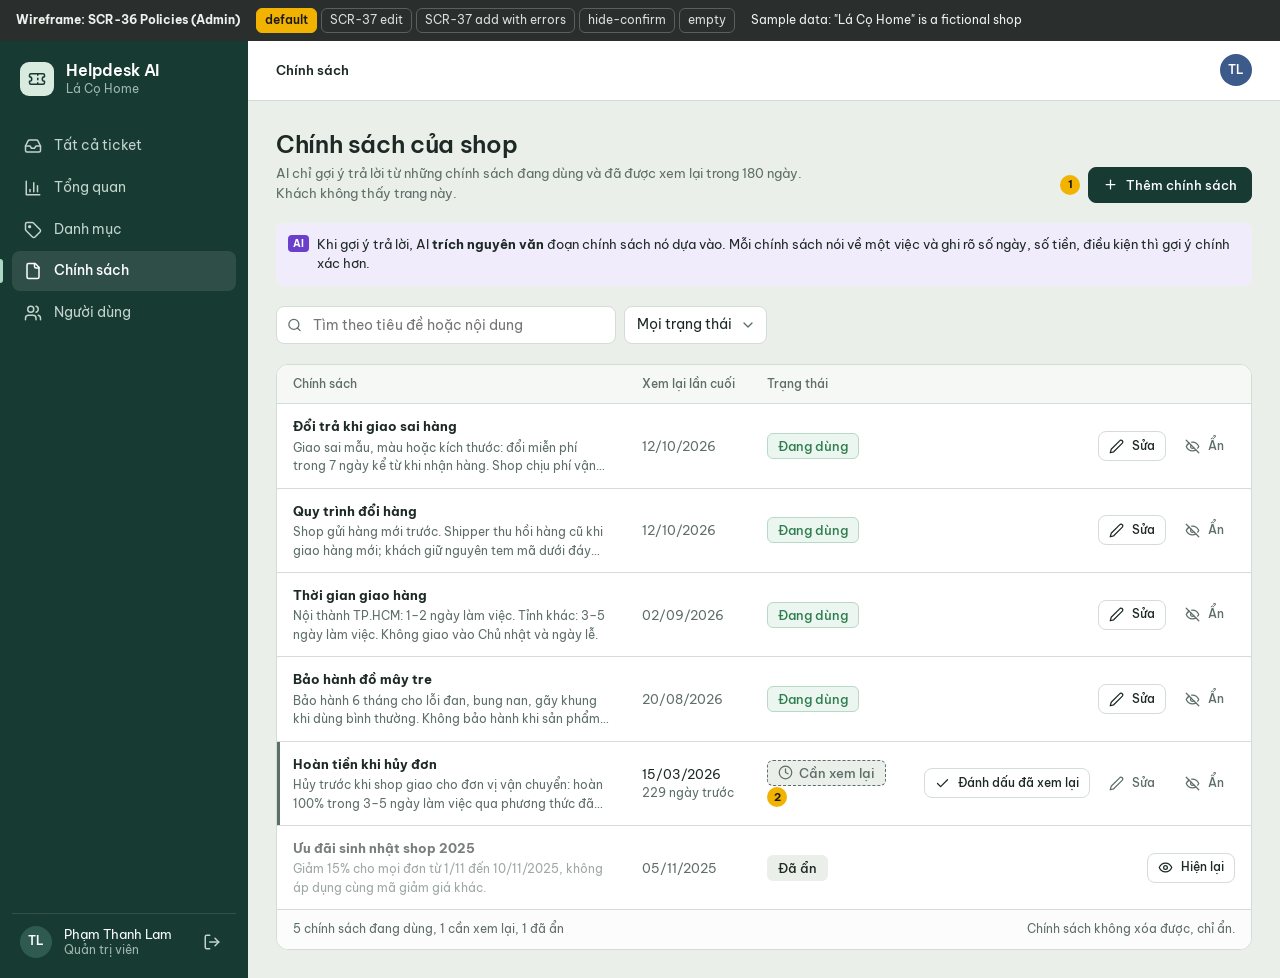
<file: docs/04-uiux/wireframes/36-policies.html>
<!doctype html>
<html lang="vi">
<head>
  <meta charset="utf-8">
  <meta name="viewport" content="width=device-width, initial-scale=1">
  <title>SCR-36 Policies — Helpdesk AI wireframe</title>
  <link rel="stylesheet" href="assets/wireframe.css">
</head>
<body data-default-role="admin">

<div class="wf-bar" role="note" aria-label="Wireframe controls">
  <strong>Wireframe: SCR-36 Policies (Admin)</strong>
  <ul class="wf-states" aria-label="State">
    <li><a href="36-policies.html">default</a></li>
    <li><a href="36-policies.html?state=edit">SCR-37 edit</a></li>
    <li><a href="36-policies.html?state=form-error">SCR-37 add with errors</a></li>
    <li><a href="36-policies.html?state=hide-confirm">hide-confirm</a></li>
    <li><a href="36-policies.html?state=empty">empty</a></li>
  </ul>
  <span>Sample data: "Lá Cọ Home" is a fictional shop</span>
</div>

<div class="shell">
  <aside class="sidebar">
    <div class="brand">
      <span class="brand-mark"><svg class="i"><use href="#i-ticket"></use></svg></span>
      <span><span class="brand-name">Helpdesk AI</span><span class="brand-shop">Lá Cọ Home</span></span>
    </div>
    <nav aria-label="Điều hướng chính">
      <ul class="nav">
        <li><a href="20-ticket-queue.html?role=admin"><svg class="i"><use href="#i-inbox"></use></svg>Tất cả ticket</a></li>
        <li><a href="22-dashboard.html"><svg class="i"><use href="#i-chart"></use></svg>Tổng quan</a></li>
        <li><a href="30-categories.html"><svg class="i"><use href="#i-tag"></use></svg>Danh mục</a></li>
        <li><a href="36-policies.html" aria-current="page"><svg class="i"><use href="#i-file"></use></svg>Chính sách</a></li>
        <li><a href="31-users.html"><svg class="i"><use href="#i-users"></use></svg>Người dùng</a></li>
      </ul>
    </nav>
    <div class="sidebar-foot">
      <span class="avatar">TL</span>
      <span class="who">Phạm Thanh Lam<small>Quản trị viên</small></span>
      <button class="icon-btn" type="button" aria-label="Đăng xuất"><svg class="i"><use href="#i-logout"></use></svg></button>
    </div>
  </aside>

  <div class="main">
    <header class="topbar">
      <nav class="crumbs" aria-label="Breadcrumb"><span aria-current="page">Chính sách</span></nav>
      <a href="40-profile.html?role=admin" aria-label="Hồ sơ"><span class="avatar avatar-admin">TL</span></a>
    </header>

    <main class="page">
      <div class="page-head">
        <div>
          <h1>Chính sách của shop</h1>
          <p>AI chỉ gợi ý trả lời từ những chính sách đang dùng và đã được xem lại trong 180 ngày. Khách không thấy trang này.</p>
        </div>
        <div class="row">
          <span class="callout" aria-hidden="true">1</span>
          <button class="btn btn-primary" type="button"><svg class="i i-sm"><use href="#i-plus"></use></svg>Thêm chính sách</button>
        </div>
      </div>

      <div class="notice notice-pencil" data-hide="empty">
        <span class="ai-mark">AI</span>
        <span>Khi gợi ý trả lời, AI <b>trích nguyên văn</b> đoạn chính sách nó dựa vào. Mỗi chính sách nói về một việc và ghi rõ số ngày, số tiền, điều kiện thì gợi ý chính xác hơn.</span>
      </div>

      <div class="toolbar" data-hide="empty">
        <div class="search">
          <svg class="i i-sm"><use href="#i-search"></use></svg>
          <input class="input" type="search" placeholder="Tìm theo tiêu đề hoặc nội dung" aria-label="Tìm chính sách">
        </div>
        <select class="select" aria-label="Trạng thái"><option>Mọi trạng thái</option><option>Đang dùng</option><option>Cần xem lại</option><option>Đã ẩn</option></select>
      </div>

      <div class="table-wrap">
        <table class="table" data-hide="empty">
          <thead>
            <tr><th>Chính sách</th><th>Xem lại lần cuối</th><th>Trạng thái</th><th></th></tr>
          </thead>
          <tbody>
            <tr>
              <td><div class="t-title"><b>Đổi trả khi giao sai hàng</b><span class="excerpt">Giao sai mẫu, màu hoặc kích thước: đổi miễn phí trong 7 ngày kể từ khi nhận hàng. Shop chịu phí vận chuyển hai chiều.</span></div></td>
              <td class="muted">12/10/2026</td>
              <td><span class="chip chip-ok">Đang dùng</span></td>
              <td><div class="row" style="justify-content:flex-end"><button class="btn btn-sm" type="button"><svg class="i i-sm"><use href="#i-pencil"></use></svg>Sửa</button><button class="btn btn-quiet btn-sm" type="button"><svg class="i i-sm"><use href="#i-eyeoff"></use></svg>Ẩn</button></div></td>
            </tr>
            <tr>
              <td><div class="t-title"><b>Quy trình đổi hàng</b><span class="excerpt">Shop gửi hàng mới trước. Shipper thu hồi hàng cũ khi giao hàng mới; khách giữ nguyên tem mã dưới đáy sản phẩm.</span></div></td>
              <td class="muted">12/10/2026</td>
              <td><span class="chip chip-ok">Đang dùng</span></td>
              <td><div class="row" style="justify-content:flex-end"><button class="btn btn-sm" type="button"><svg class="i i-sm"><use href="#i-pencil"></use></svg>Sửa</button><button class="btn btn-quiet btn-sm" type="button"><svg class="i i-sm"><use href="#i-eyeoff"></use></svg>Ẩn</button></div></td>
            </tr>
            <tr>
              <td><div class="t-title"><b>Thời gian giao hàng</b><span class="excerpt">Nội thành TP.HCM: 1–2 ngày làm việc. Tỉnh khác: 3–5 ngày làm việc. Không giao vào Chủ nhật và ngày lễ.</span></div></td>
              <td class="muted">02/09/2026</td>
              <td><span class="chip chip-ok">Đang dùng</span></td>
              <td><div class="row" style="justify-content:flex-end"><button class="btn btn-sm" type="button"><svg class="i i-sm"><use href="#i-pencil"></use></svg>Sửa</button><button class="btn btn-quiet btn-sm" type="button"><svg class="i i-sm"><use href="#i-eyeoff"></use></svg>Ẩn</button></div></td>
            </tr>
            <tr>
              <td><div class="t-title"><b>Bảo hành đồ mây tre</b><span class="excerpt">Bảo hành 6 tháng cho lỗi đan, bung nan, gãy khung khi dùng bình thường. Không bảo hành khi sản phẩm để ngoài mưa nắng.</span></div></td>
              <td class="muted">20/08/2026</td>
              <td><span class="chip chip-ok">Đang dùng</span></td>
              <td><div class="row" style="justify-content:flex-end"><button class="btn btn-sm" type="button"><svg class="i i-sm"><use href="#i-pencil"></use></svg>Sửa</button><button class="btn btn-quiet btn-sm" type="button"><svg class="i i-sm"><use href="#i-eyeoff"></use></svg>Ẩn</button></div></td>
            </tr>
            <tr class="row-attention">
              <td><div class="t-title"><b>Hoàn tiền khi hủy đơn</b><span class="excerpt">Hủy trước khi shop giao cho đơn vị vận chuyển: hoàn 100% trong 3–5 ngày làm việc qua phương thức đã thanh toán.</span></div></td>
              <td>15/03/2026<span class="xs muted" style="display:block">229 ngày trước</span></td>
              <td><span class="chip chip-review"><svg class="i i-sm"><use href="#i-clock"></use></svg>Cần xem lại</span> <span class="callout" aria-hidden="true">2</span></td>
              <td><div class="row" style="justify-content:flex-end;flex-wrap:nowrap"><button class="btn btn-sm" type="button"><svg class="i i-sm"><use href="#i-check"></use></svg>Đánh dấu đã xem lại</button><button class="btn btn-quiet btn-sm" type="button"><svg class="i i-sm"><use href="#i-pencil"></use></svg>Sửa</button><button class="btn btn-quiet btn-sm" type="button"><svg class="i i-sm"><use href="#i-eyeoff"></use></svg>Ẩn</button></div></td>
            </tr>
            <tr>
              <td><div class="t-title" style="opacity:.6"><b>Ưu đãi sinh nhật shop 2025</b><span class="excerpt">Giảm 15% cho mọi đơn từ 1/11 đến 10/11/2025, không áp dụng cùng mã giảm giá khác.</span></div></td>
              <td class="muted">05/11/2025</td>
              <td><span class="chip chip-plain">Đã ẩn</span></td>
              <td><div class="row" style="justify-content:flex-end"><button class="btn btn-sm" type="button"><svg class="i i-sm"><use href="#i-eye"></use></svg>Hiện lại</button></div></td>
            </tr>
          </tbody>
        </table>

        <div class="empty" data-show="empty">
          <span class="empty-icon"><svg class="i"><use href="#i-file"></use></svg></span>
          <h2>Chưa có chính sách nào</h2>
          <p>Nút "Gợi ý trả lời" của nhân viên chỉ bật khi có ít nhất một chính sách đang dùng và đã được xem lại. Bắt đầu với chính sách khách hay hỏi nhất, ví dụ đổi trả hoặc thời gian giao hàng.</p>
          <button class="btn btn-primary" type="button"><svg class="i i-sm"><use href="#i-plus"></use></svg>Thêm chính sách</button>
        </div>

        <div class="table-foot" data-hide="empty"><span>5 chính sách đang dùng, 1 cần xem lại, 1 đã ẩn</span><span>Chính sách không xóa được, chỉ ẩn.</span></div>
      </div>
    </main>
  </div>
</div>

<!-- SCR-37 Policy article form: edit an overdue article -->
<div class="scrim" data-show="edit">
  <div class="modal" role="dialog" aria-modal="true" aria-labelledby="edit-title">
    <div class="modal-head">
      <div class="stack" style="gap:4px">
        <h2 id="edit-title">Sửa chính sách</h2>
        <p class="small muted">Xem lại lần cuối 15/03/2026. Lưu thay đổi cũng tính là đã xem lại hôm nay.</p>
      </div>
      <button class="icon-btn" type="button" aria-label="Đóng"><svg class="i"><use href="#i-x"></use></svg></button>
    </div>
    <div class="modal-body">
      <div class="field">
        <label for="p-title">Tiêu đề</label>
        <input id="p-title" class="input" value="Hoàn tiền khi hủy đơn">
      </div>
      <div class="field">
        <label for="p-body">Nội dung</label>
        <textarea id="p-body" class="textarea" rows="6">Hủy trước khi shop giao cho đơn vị vận chuyển: hoàn 100% trong 3–5 ngày làm việc qua phương thức đã thanh toán.
Hủy sau khi đã giao cho đơn vị vận chuyển: khách trả phí vận chuyển hai chiều, phần còn lại hoàn trong 5–7 ngày làm việc sau khi shop nhận lại hàng.</textarea>
        <span class="hint">AI trích nguyên văn nội dung này khi gợi ý trả lời. Ghi rõ số ngày, số tiền và điều kiện; tối đa 5.000 ký tự.</span>
      </div>
    </div>
    <div class="modal-foot">
      <button class="btn btn-quiet" type="button">Hủy</button>
      <button class="btn btn-primary" type="button"><svg class="i i-sm"><use href="#i-check"></use></svg>Lưu thay đổi</button>
    </div>
  </div>
</div>

<!-- SCR-37 Policy article form: add with errors -->
<div class="scrim" data-show="form-error">
  <div class="modal" role="dialog" aria-modal="true" aria-labelledby="add-title">
    <div class="modal-head">
      <h2 id="add-title">Thêm chính sách</h2>
      <button class="icon-btn" type="button" aria-label="Đóng"><svg class="i"><use href="#i-x"></use></svg></button>
    </div>
    <div class="modal-body">
      <div class="field field-error">
        <label for="a-title">Tiêu đề</label>
        <input id="a-title" class="input" value="thời gian giao hàng" aria-invalid="true">
        <span class="error-text">Đã có chính sách "Thời gian giao hàng". Hãy sửa chính sách đó thay vì tạo bản thứ hai.</span>
      </div>
      <div class="field field-error">
        <label for="a-body">Nội dung</label>
        <textarea id="a-body" class="textarea" rows="6" aria-invalid="true"></textarea>
        <span class="error-text">Cần có nội dung, vì AI chỉ trích dẫn được những gì được viết ở đây.</span>
      </div>
    </div>
    <div class="modal-foot">
      <button class="btn btn-quiet" type="button">Hủy</button>
      <button class="btn btn-primary" type="button"><svg class="i i-sm"><use href="#i-plus"></use></svg>Thêm chính sách</button>
    </div>
  </div>
</div>

<!-- Hide confirmation -->
<div class="scrim" data-show="hide-confirm">
  <div class="modal" role="dialog" aria-modal="true" aria-labelledby="hide-title">
    <div class="modal-head">
      <div class="stack" style="gap:4px">
        <h2 id="hide-title">Ẩn chính sách "Thời gian giao hàng"?</h2>
        <p class="small muted">AI sẽ không dùng chính sách này để gợi ý trả lời nữa. Nội dung vẫn được giữ, bạn có thể hiện lại bất cứ lúc nào.</p>
      </div>
      <button class="icon-btn" type="button" aria-label="Đóng"><svg class="i"><use href="#i-x"></use></svg></button>
    </div>
    <div class="modal-foot">
      <button class="btn btn-quiet" type="button">Hủy</button>
      <button class="btn btn-primary" type="button"><svg class="i i-sm"><use href="#i-eyeoff"></use></svg>Ẩn chính sách</button>
    </div>
  </div>
</div>

<script src="assets/icons.js"></script>
<script src="assets/states.js"></script>
</body>
</html>
</file>
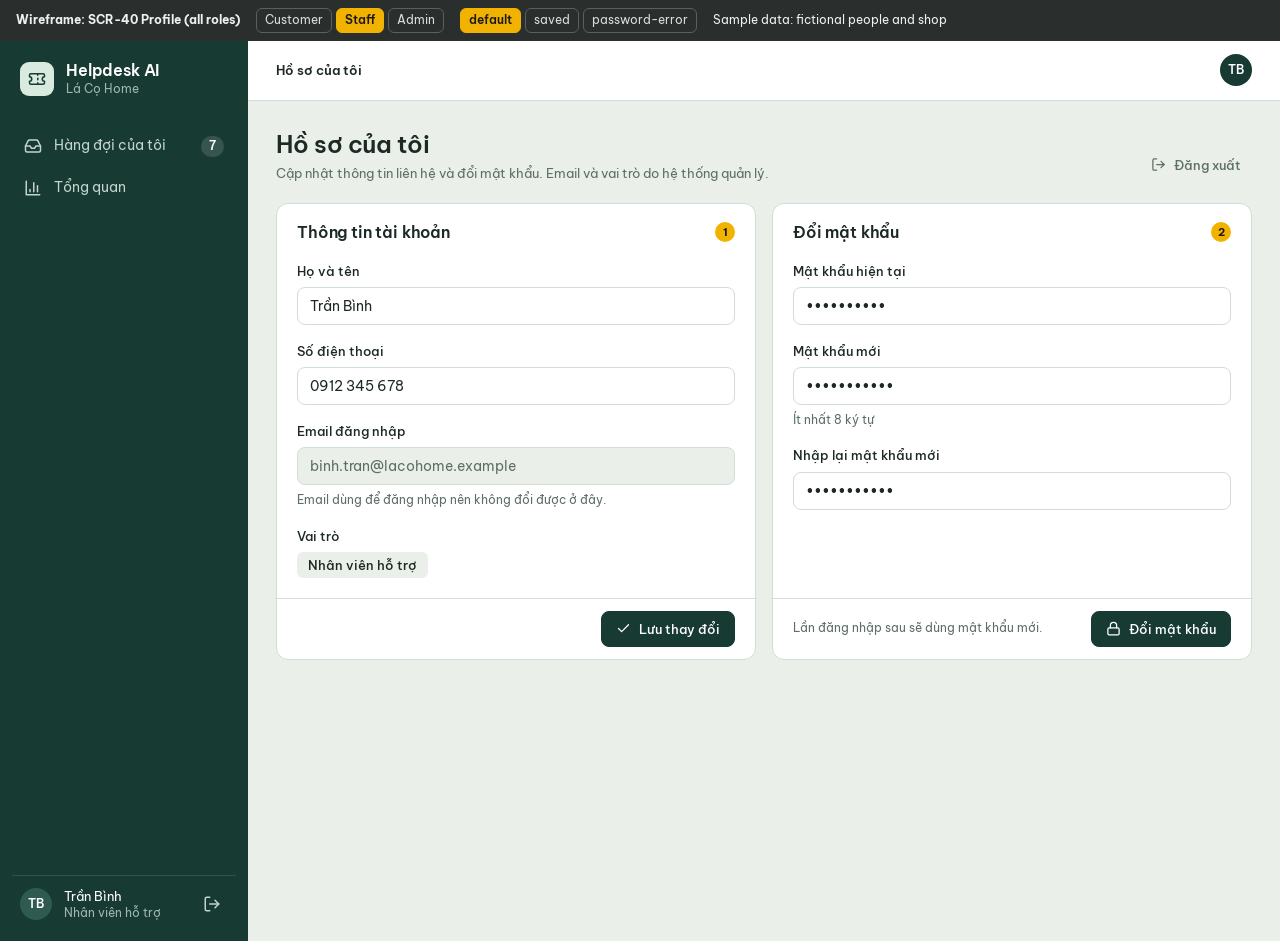
<file: docs/04-uiux/wireframes/40-profile.html>
<!doctype html>
<html lang="vi">
<head>
  <meta charset="utf-8">
  <meta name="viewport" content="width=device-width, initial-scale=1">
  <title>SCR-40 Profile — Helpdesk AI wireframe</title>
  <link rel="stylesheet" href="assets/wireframe.css">
</head>
<body data-default-role="staff">

<div class="wf-bar" role="note" aria-label="Wireframe controls">
  <strong>Wireframe: SCR-40 Profile (all roles)</strong>
  <ul class="wf-roles" aria-label="Role">
    <li><a href="40-profile.html?role=customer">Customer</a></li>
    <li><a href="40-profile.html?role=staff">Staff</a></li>
    <li><a href="40-profile.html?role=admin">Admin</a></li>
  </ul>
  <ul class="wf-states" aria-label="State">
    <li><a href="40-profile.html">default</a></li>
    <li><a href="40-profile.html?state=saved">saved</a></li>
    <li><a href="40-profile.html?state=password-error">password-error</a></li>
  </ul>
  <span>Sample data: fictional people and shop</span>
</div>

<div class="shell">
  <aside class="sidebar" data-role="staff admin">
    <div class="brand">
      <span class="brand-mark"><svg class="i"><use href="#i-ticket"></use></svg></span>
      <span><span class="brand-name">Helpdesk AI</span><span class="brand-shop">Lá Cọ Home</span></span>
    </div>
    <nav aria-label="Điều hướng chính">
      <ul class="nav" data-role="staff">
        <li><a href="20-ticket-queue.html"><svg class="i"><use href="#i-inbox"></use></svg>Hàng đợi của tôi <span class="count">7</span></a></li>
        <li><a href="22-dashboard.html?role=staff"><svg class="i"><use href="#i-chart"></use></svg>Tổng quan</a></li>
      </ul>
      <ul class="nav" data-role="admin">
        <li><a href="20-ticket-queue.html?role=admin"><svg class="i"><use href="#i-inbox"></use></svg>Tất cả ticket</a></li>
        <li><a href="22-dashboard.html"><svg class="i"><use href="#i-chart"></use></svg>Tổng quan</a></li>
        <li><a href="30-categories.html"><svg class="i"><use href="#i-tag"></use></svg>Danh mục</a></li>
        <li><a href="36-policies.html"><svg class="i"><use href="#i-file"></use></svg>Chính sách</a></li>
        <li><a href="31-users.html"><svg class="i"><use href="#i-users"></use></svg>Người dùng</a></li>
      </ul>
    </nav>
    <div class="sidebar-foot">
      <span class="avatar" data-role="staff">TB</span>
      <span class="who" data-role="staff">Trần Bình<small>Nhân viên hỗ trợ</small></span>
      <span class="avatar" data-role="admin">TL</span>
      <span class="who" data-role="admin">Phạm Thanh Lam<small>Quản trị viên</small></span>
      <button class="icon-btn" type="button" aria-label="Đăng xuất"><svg class="i"><use href="#i-logout"></use></svg></button>
    </div>
  </aside>

  <div class="main">
    <header class="topbar" data-role="staff admin">
      <nav class="crumbs" aria-label="Breadcrumb"><span aria-current="page">Hồ sơ của tôi</span></nav>
      <span class="avatar avatar-staff" data-role="staff">TB</span>
      <span class="avatar avatar-admin" data-role="admin">TL</span>
    </header>
    <header class="portal-top" data-role="customer">
      <div class="portal-top-inner">
        <a class="portal-brand" href="10-my-tickets.html">
          <span class="brand-mark"><svg class="i"><use href="#i-ticket"></use></svg></span>
          <span><b>Lá Cọ Home</b><small>Trung tâm hỗ trợ</small></span>
        </a>
        <nav class="portal-nav" aria-label="Điều hướng chính"><a href="10-my-tickets.html">Yêu cầu của tôi</a></nav>
        <div class="portal-right">
          <a class="btn btn-primary" href="11-submit-ticket.html"><svg class="i i-sm"><use href="#i-plus"></use></svg>Gửi yêu cầu mới</a>
          <span class="avatar">NH</span>
        </div>
      </div>
    </header>

    <main class="page">
      <div class="page-head">
        <div>
          <h1>Hồ sơ của tôi</h1>
          <p>Cập nhật thông tin liên hệ và đổi mật khẩu. Email và vai trò do hệ thống quản lý.</p>
        </div>
        <button class="btn btn-quiet" type="button"><svg class="i i-sm"><use href="#i-logout"></use></svg>Đăng xuất</button>
      </div>

      <div class="toast" data-show="saved" role="status"><svg class="i"><use href="#i-check"></use></svg><span>Đã lưu thông tin tài khoản.</span></div>

      <div class="charts" style="grid-template-columns:repeat(2,minmax(0,1fr))">
        <form class="sheet" aria-labelledby="acc-title">
          <div class="sheet-head"><h2 id="acc-title">Thông tin tài khoản</h2><span class="callout" aria-hidden="true">1</span></div>
          <div class="sheet-body form" style="gap:var(--s4)">
            <div class="field"><label for="p-name">Họ và tên</label>
              <input id="p-name" class="input" value="Trần Bình" data-role="staff">
              <input id="p-name-a" class="input" value="Phạm Thanh Lam" data-role="admin" aria-label="Họ và tên">
              <input id="p-name-c" class="input" value="Nguyễn Thị Hoa" data-role="customer" aria-label="Họ và tên">
            </div>
            <div class="field"><label for="p-phone">Số điện thoại</label><input id="p-phone" class="input" value="0912 345 678"></div>
            <div class="field"><label for="p-email">Email đăng nhập</label>
              <input id="p-email" class="input" value="binh.tran@lacohome.example" disabled data-role="staff">
              <input class="input" value="lam.pham@lacohome.example" disabled data-role="admin" aria-label="Email đăng nhập">
              <input class="input" value="hoa.nguyen@example.com" disabled data-role="customer" aria-label="Email đăng nhập">
              <span class="hint">Email dùng để đăng nhập nên không đổi được ở đây.</span>
            </div>
            <div class="field"><span class="label">Vai trò</span>
              <span>
                <span class="chip chip-plain" data-role="staff">Nhân viên hỗ trợ</span>
                <span class="chip chip-plain" data-role="admin">Quản trị viên</span>
                <span class="chip chip-plain" data-role="customer">Khách hàng</span>
              </span>
            </div>
          </div>
          <div class="sheet-foot"><span></span><button class="btn btn-primary" type="button"><svg class="i i-sm"><use href="#i-check"></use></svg>Lưu thay đổi</button></div>
        </form>

        <form class="sheet" aria-labelledby="pw-title">
          <div class="sheet-head"><h2 id="pw-title">Đổi mật khẩu</h2><span class="callout" aria-hidden="true">2</span></div>
          <div class="sheet-body form" style="gap:var(--s4)">
            <div class="field" data-hide="password-error"><label for="pw-cur">Mật khẩu hiện tại</label><input id="pw-cur" class="input" type="password" value="matkhau123"></div>
            <div class="field field-error" data-show="password-error"><label for="pw-cur-e">Mật khẩu hiện tại</label><input id="pw-cur-e" class="input" type="password" value="matkhau12" aria-invalid="true"><span class="error-text">Mật khẩu hiện tại chưa đúng.</span></div>
            <div class="field"><label for="pw-new">Mật khẩu mới</label><input id="pw-new" class="input" type="password" value="laco2026moi"><span class="hint">Ít nhất 8 ký tự</span></div>
            <div class="field" data-hide="password-error"><label for="pw-new2">Nhập lại mật khẩu mới</label><input id="pw-new2" class="input" type="password" value="laco2026moi"></div>
            <div class="field field-error" data-show="password-error"><label for="pw-new2-e">Nhập lại mật khẩu mới</label><input id="pw-new2-e" class="input" type="password" value="laco2026" aria-invalid="true"><span class="error-text">Chưa khớp với mật khẩu mới.</span></div>
          </div>
          <div class="sheet-foot"><span>Lần đăng nhập sau sẽ dùng mật khẩu mới.</span><button class="btn btn-primary" type="button"><svg class="i i-sm"><use href="#i-lock"></use></svg>Đổi mật khẩu</button></div>
        </form>
      </div>
    </main>
  </div>
</div>

<script src="assets/icons.js"></script>
<script src="assets/states.js"></script>
</body>
</html>
</file>
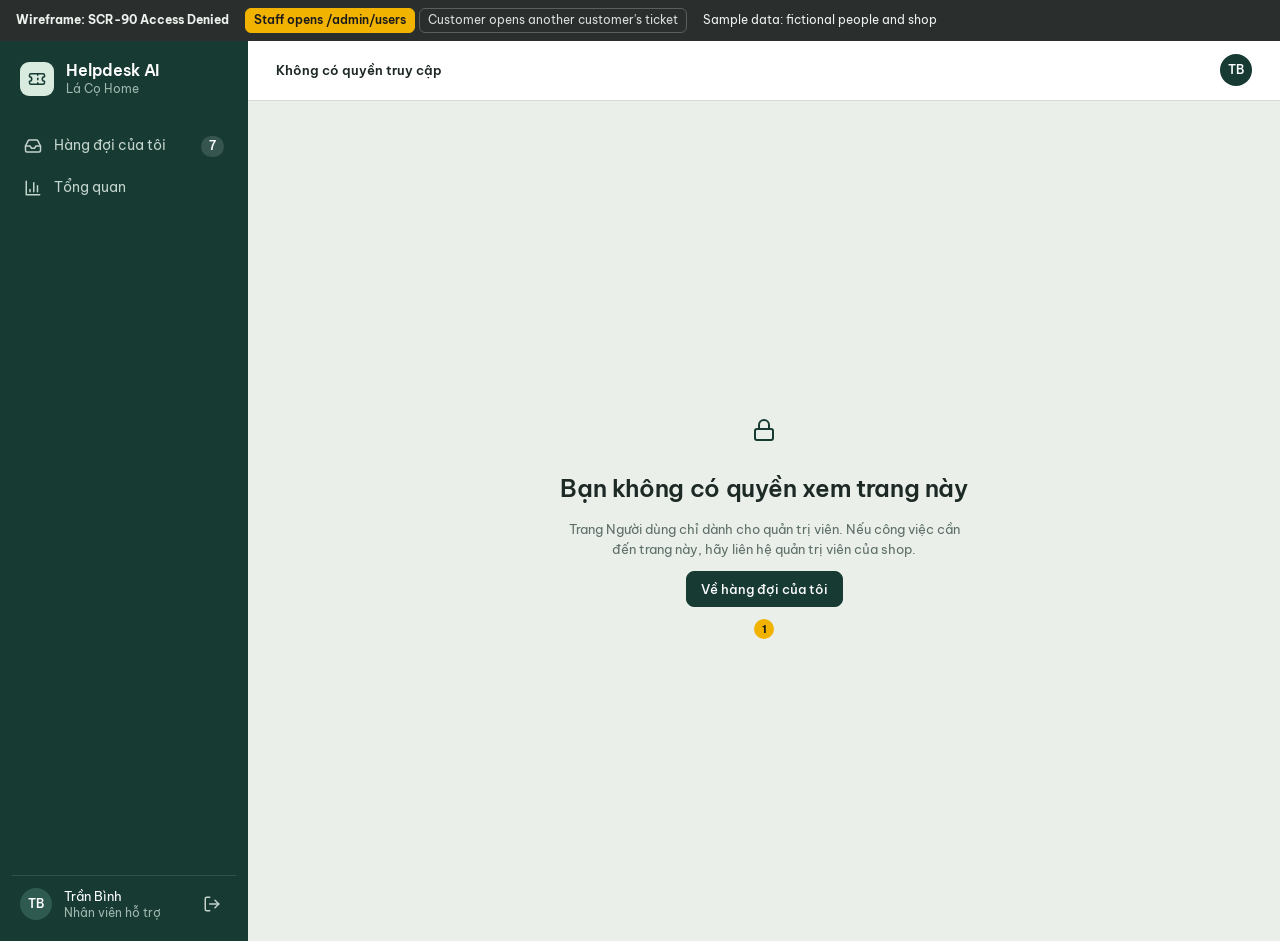
<file: docs/04-uiux/wireframes/90-access-denied.html>
<!doctype html>
<html lang="vi">
<head>
  <meta charset="utf-8">
  <meta name="viewport" content="width=device-width, initial-scale=1">
  <title>SCR-90 Access Denied — Helpdesk AI wireframe</title>
  <link rel="stylesheet" href="assets/wireframe.css">
</head>
<body data-default-role="staff">

<div class="wf-bar" role="note" aria-label="Wireframe controls">
  <strong>Wireframe: SCR-90 Access Denied</strong>
  <ul class="wf-roles" aria-label="Role">
    <li><a href="90-access-denied.html?role=staff">Staff opens /admin/users</a></li>
    <li><a href="90-access-denied.html?role=customer">Customer opens another customer's ticket</a></li>
  </ul>
  <span>Sample data: fictional people and shop</span>
</div>

<div class="shell">
  <aside class="sidebar" data-role="staff">
    <div class="brand">
      <span class="brand-mark"><svg class="i"><use href="#i-ticket"></use></svg></span>
      <span><span class="brand-name">Helpdesk AI</span><span class="brand-shop">Lá Cọ Home</span></span>
    </div>
    <nav aria-label="Điều hướng chính">
      <ul class="nav">
        <li><a href="20-ticket-queue.html"><svg class="i"><use href="#i-inbox"></use></svg>Hàng đợi của tôi <span class="count">7</span></a></li>
        <li><a href="22-dashboard.html?role=staff"><svg class="i"><use href="#i-chart"></use></svg>Tổng quan</a></li>
      </ul>
    </nav>
    <div class="sidebar-foot">
      <span class="avatar">TB</span>
      <span class="who">Trần Bình<small>Nhân viên hỗ trợ</small></span>
      <button class="icon-btn" type="button" aria-label="Đăng xuất"><svg class="i"><use href="#i-logout"></use></svg></button>
    </div>
  </aside>

  <div class="main">
    <header class="topbar" data-role="staff">
      <nav class="crumbs" aria-label="Breadcrumb"><span aria-current="page">Không có quyền truy cập</span></nav>
      <span class="avatar avatar-staff">TB</span>
    </header>
    <header class="portal-top" data-role="customer">
      <div class="portal-top-inner">
        <a class="portal-brand" href="10-my-tickets.html">
          <span class="brand-mark"><svg class="i"><use href="#i-ticket"></use></svg></span>
          <span><b>Lá Cọ Home</b><small>Trung tâm hỗ trợ</small></span>
        </a>
        <nav class="portal-nav" aria-label="Điều hướng chính"><a href="10-my-tickets.html">Yêu cầu của tôi</a></nav>
        <div class="portal-right"><span class="avatar">NH</span></div>
      </div>
    </header>

    <main class="center-page">
      <div class="empty" style="padding:0">
        <span class="empty-icon"><svg class="i"><use href="#i-lock"></use></svg></span>
        <h1 style="font-size:24px;font-weight:600;letter-spacing:-0.015em">Bạn không có quyền xem trang này</h1>
        <p data-role="staff">Trang Người dùng chỉ dành cho quản trị viên. Nếu công việc cần đến trang này, hãy liên hệ quản trị viên của shop.</p>
        <p data-role="customer">Yêu cầu này không thuộc tài khoản của bạn. Bạn chỉ xem được các yêu cầu do chính mình gửi.</p>
        <a class="btn btn-primary" href="20-ticket-queue.html" data-role="staff">Về hàng đợi của tôi</a>
        <a class="btn btn-primary" href="10-my-tickets.html" data-role="customer">Về yêu cầu của tôi</a>
        <span class="callout" aria-hidden="true">1</span>
      </div>
    </main>
  </div>
</div>

<script src="assets/icons.js"></script>
<script src="assets/states.js"></script>
</body>
</html>
</file>
<file: docs/04-uiux/wireframes/assets/wireframe.css>
/* Helpdesk AI — high-fidelity wireframe styles.
   Design system: docs/04-uiux/01-design-system.md
   Core idea: AI suggestions look like pencil (dashed violet); human decisions look like ink (solid). */

@font-face { font-family: "Be Vietnam Pro"; font-weight: 400; font-display: swap; src: url("fonts/be-vietnam-pro-latin-400-normal.woff2") format("woff2"); unicode-range: U+0000-00FF,U+0131,U+0152-0153,U+02BB-02BC,U+02C6,U+02DA,U+02DC,U+0304,U+0308,U+0329,U+2000-206F,U+20AC,U+2122,U+2191,U+2193,U+2212,U+2215,U+FEFF,U+FFFD; }
@font-face { font-family: "Be Vietnam Pro"; font-weight: 500; font-display: swap; src: url("fonts/be-vietnam-pro-latin-500-normal.woff2") format("woff2"); unicode-range: U+0000-00FF,U+0131,U+0152-0153,U+02BB-02BC,U+02C6,U+02DA,U+02DC,U+0304,U+0308,U+0329,U+2000-206F,U+20AC,U+2122,U+2191,U+2193,U+2212,U+2215,U+FEFF,U+FFFD; }
@font-face { font-family: "Be Vietnam Pro"; font-weight: 600; font-display: swap; src: url("fonts/be-vietnam-pro-latin-600-normal.woff2") format("woff2"); unicode-range: U+0000-00FF,U+0131,U+0152-0153,U+02BB-02BC,U+02C6,U+02DA,U+02DC,U+0304,U+0308,U+0329,U+2000-206F,U+20AC,U+2122,U+2191,U+2193,U+2212,U+2215,U+FEFF,U+FFFD; }
@font-face { font-family: "Be Vietnam Pro"; font-weight: 700; font-display: swap; src: url("fonts/be-vietnam-pro-latin-700-normal.woff2") format("woff2"); unicode-range: U+0000-00FF,U+0131,U+0152-0153,U+02BB-02BC,U+02C6,U+02DA,U+02DC,U+0304,U+0308,U+0329,U+2000-206F,U+20AC,U+2122,U+2191,U+2193,U+2212,U+2215,U+FEFF,U+FFFD; }
@font-face { font-family: "Be Vietnam Pro"; font-weight: 400; font-display: swap; src: url("fonts/be-vietnam-pro-vietnamese-400-normal.woff2") format("woff2"); unicode-range: U+0102-0103,U+0110-0111,U+0128-0129,U+0168-0169,U+01A0-01A1,U+01AF-01B0,U+0300-0301,U+0303-0304,U+0308-0309,U+0323,U+0329,U+1EA0-1EF9,U+20AB; }
@font-face { font-family: "Be Vietnam Pro"; font-weight: 500; font-display: swap; src: url("fonts/be-vietnam-pro-vietnamese-500-normal.woff2") format("woff2"); unicode-range: U+0102-0103,U+0110-0111,U+0128-0129,U+0168-0169,U+01A0-01A1,U+01AF-01B0,U+0300-0301,U+0303-0304,U+0308-0309,U+0323,U+0329,U+1EA0-1EF9,U+20AB; }
@font-face { font-family: "Be Vietnam Pro"; font-weight: 600; font-display: swap; src: url("fonts/be-vietnam-pro-vietnamese-600-normal.woff2") format("woff2"); unicode-range: U+0102-0103,U+0110-0111,U+0128-0129,U+0168-0169,U+01A0-01A1,U+01AF-01B0,U+0300-0301,U+0303-0304,U+0308-0309,U+0323,U+0329,U+1EA0-1EF9,U+20AB; }
@font-face { font-family: "Be Vietnam Pro"; font-weight: 700; font-display: swap; src: url("fonts/be-vietnam-pro-vietnamese-700-normal.woff2") format("woff2"); unicode-range: U+0102-0103,U+0110-0111,U+0128-0129,U+0168-0169,U+01A0-01A1,U+01AF-01B0,U+0300-0301,U+0303-0304,U+0308-0309,U+0323,U+0329,U+1EA0-1EF9,U+20AB; }

:root {
  /* Palette */
  --pine: #173a33;        /* brand: sidebar, primary actions */
  --pine-soft: #e2ece6;   /* staff bubbles, brand tints */
  --sage: #eaefea;        /* canvas */
  --paper: #ffffff;       /* surfaces */
  --graphite: #1d2925;    /* text */
  --moss: #5e6e68;        /* secondary text */
  --line: #d3dcd6;        /* borders */
  --pencil: #6a3fc9;      /* AI suggestions only */
  --pencil-wash: #f1ecfc;
  --brick: #b3261e;       /* urgent, angry, errors */
  --brick-wash: #fbeceb;
  --amber: #b26a00;       /* status: in progress */
  --leaf: #2f7d4f;        /* status: resolved, success */
  --note: #f2b300;        /* wireframe annotations only */

  /* Type: Be Vietnam Pro, one family */
  --font: "Be Vietnam Pro", "Segoe UI", system-ui, sans-serif;
  --fs-xs: 12px;
  --fs-sm: 13px;
  --fs-base: 14px;
  --fs-md: 16px;
  --fs-lg: 20px;
  --fs-xl: 26px;

  /* Space */
  --s1: 4px; --s2: 8px; --s3: 12px; --s4: 16px; --s5: 20px; --s6: 28px; --s7: 40px;

  /* Shape: radius follows hierarchy (surface > control > chip) */
  --r-surface: 12px;
  --r-control: 8px;
  --r-chip: 6px;
}

*, *::before, *::after { box-sizing: border-box; }
[hidden] { display: none !important; }
html { -webkit-text-size-adjust: 100%; }
body {
  margin: 0; font-family: var(--font); font-size: var(--fs-base); line-height: 1.55;
  color: var(--graphite); background: var(--sage); font-variant-numeric: tabular-nums;
}
h1, h2, h3, p, dl, dd { margin: 0; }
a { color: inherit; }
button, input, select, textarea { font: inherit; color: inherit; }
:focus-visible { outline: 2px solid var(--pine); outline-offset: 2px; }

.i { width: 18px; height: 18px; flex: none; }
.i-sm { width: 15px; height: 15px; }

/* ---------- Wireframe tooling (hidden in exported screenshots) ---------- */
.wf-bar {
  display: flex; flex-wrap: wrap; align-items: center; gap: var(--s2) var(--s4);
  padding: var(--s2) var(--s4); background: #2a2f2d; color: #eef2ef; font-size: var(--fs-xs);
}
.wf-roles, .wf-states { display: flex; flex-wrap: wrap; gap: var(--s1); margin: 0; padding: 0; list-style: none; }
.wf-roles a, .wf-states a { display: inline-block; padding: 2px var(--s2); border: 1px solid #59605d; border-radius: var(--r-chip); color: #d8dedb; text-decoration: none; }
.wf-roles a[aria-current="true"], .wf-states a[aria-current="true"] { background: var(--note); border-color: var(--note); color: #1a1a1a; font-weight: 600; }
.callout {
  display: inline-grid; place-items: center; flex: none; width: 20px; height: 20px; border-radius: 50%;
  background: var(--note); color: #1a1a1a; font-size: 11px; font-weight: 700; line-height: 1;
}
.no-notes .callout, .shot .callout, .shot .wf-bar { display: none; }

/* ---------- Shell: Staff and Administrator ---------- */
.shell { display: grid; grid-template-columns: 248px 1fr; min-height: 100vh; }
.sidebar { display: flex; flex-direction: column; gap: var(--s6); padding: var(--s5) var(--s3); background: var(--pine); color: #dfe9e4; }
.brand { display: flex; align-items: center; gap: var(--s3); padding: 0 var(--s2); }
.brand-mark { display: grid; place-items: center; width: 34px; height: 34px; border-radius: 9px; background: #d9eadf; color: var(--pine); }
.brand-name { display: block; color: #fff; font-size: var(--fs-md); font-weight: 600; letter-spacing: -0.01em; line-height: 1.2; }
.brand-shop { display: block; color: #9fb7ad; font-size: var(--fs-xs); }
.nav { display: grid; gap: 2px; margin: 0; padding: 0; list-style: none; }
.nav a {
  position: relative; display: flex; align-items: center; gap: var(--s3);
  padding: 9px var(--s3); border-radius: var(--r-control); color: #c3d4cc; text-decoration: none;
}
.nav a[aria-current="page"] { background: rgba(255, 255, 255, 0.1); color: #fff; font-weight: 500; }
.nav a[aria-current="page"]::before { content: ""; position: absolute; left: -12px; top: 8px; bottom: 8px; width: 3px; border-radius: 0 3px 3px 0; background: #a9d9c2; }
.nav .count { margin-left: auto; padding: 1px 8px; border-radius: 999px; background: rgba(255, 255, 255, 0.14); color: #fff; font-size: var(--fs-xs); font-weight: 600; }
.sidebar-foot { display: flex; align-items: center; gap: var(--s3); margin-top: auto; padding: var(--s3) var(--s2) 0; border-top: 1px solid rgba(255, 255, 255, 0.12); }
.sidebar-foot .who { display: grid; line-height: 1.3; font-size: var(--fs-sm); color: #fff; }
.sidebar-foot .who small { color: #9fb7ad; font-size: var(--fs-xs); }
.sidebar-foot .icon-btn { margin-left: auto; color: #c3d4cc; }

.main { display: flex; flex-direction: column; min-width: 0; }
.topbar { display: flex; align-items: center; justify-content: space-between; gap: var(--s4); height: 60px; padding: 0 var(--s6); background: var(--paper); border-bottom: 1px solid var(--line); }
.crumbs { display: flex; align-items: center; gap: var(--s2); font-size: var(--fs-sm); color: var(--moss); }
.crumbs a { text-decoration: none; }
.crumbs [aria-current] { color: var(--graphite); font-weight: 600; }

/* ---------- Avatars ---------- */
.avatar { display: inline-grid; place-items: center; flex: none; width: 32px; height: 32px; border-radius: 50%; font-size: var(--fs-xs); font-weight: 600; background: #dbe4de; color: var(--graphite); }
.avatar-staff { background: var(--pine); color: #fff; }
.avatar-admin { background: #3c5a8a; color: #fff; }
.avatar-lg { width: 38px; height: 38px; font-size: var(--fs-sm); }
.sidebar .avatar { background: #2e5a50; color: #fff; }

/* ---------- Generic ---------- */
.muted { color: var(--moss); }
.small { font-size: var(--fs-sm); }
.xs { font-size: var(--fs-xs); }
.strong { font-weight: 600; }
.t-brick { color: var(--brick); }
.t-pencil { color: var(--pencil); }
.stack { display: grid; gap: var(--s3); }
.row { display: flex; align-items: center; gap: var(--s2); flex-wrap: wrap; }
.spread { display: flex; align-items: center; justify-content: space-between; gap: var(--s3); flex-wrap: wrap; }
.sheet { background: var(--paper); border: 1px solid var(--line); border-radius: var(--r-surface); }
.sheet-head { display: flex; align-items: center; justify-content: space-between; gap: var(--s3); padding: var(--s4) var(--s5) 0; }
.sheet-head h2 { font-size: var(--fs-md); font-weight: 600; letter-spacing: -0.01em; }
.sheet-body { padding: var(--s4) var(--s5) var(--s5); }

/* ---------- Buttons ---------- */
.btn {
  display: inline-flex; align-items: center; justify-content: center; gap: var(--s2);
  height: 36px; padding: 0 14px; border: 1px solid var(--line); border-radius: var(--r-control);
  background: var(--paper); font-size: var(--fs-sm); font-weight: 500; cursor: pointer; white-space: nowrap; text-decoration: none;
}
.btn-primary { background: var(--pine); border-color: var(--pine); color: #fff; }
.btn-quiet { border-color: transparent; background: transparent; color: var(--moss); padding: 0 10px; }
.btn-danger { border-color: var(--brick); color: var(--brick); }
.btn-danger-solid { background: var(--brick); border-color: var(--brick); color: #fff; }
.btn-sm { height: 30px; padding: 0 10px; font-size: var(--fs-xs); }
.btn[disabled] { opacity: 0.45; cursor: not-allowed; }
.icon-btn { display: inline-grid; place-items: center; width: 32px; height: 32px; border: 0; border-radius: var(--r-control); background: transparent; color: var(--moss); cursor: pointer; }
/* AI actions */
.btn-ai { border: 1px dashed var(--pencil); color: var(--pencil); background: var(--paper); }
.btn-ai-solid { background: var(--pencil); border-color: var(--pencil); color: #fff; }
.ai-mark { display: inline-grid; place-items: center; height: 17px; padding: 0 5px; border-radius: 4px; background: var(--pencil); color: #fff; font-size: 10px; font-weight: 700; letter-spacing: 0.02em; }
.btn-ai-solid .ai-mark { background: #fff; color: var(--pencil); }

/* ---------- Chips and pills ---------- */
.chip { display: inline-flex; align-items: center; gap: 6px; height: 26px; padding: 0 10px; border: 1px solid var(--line); border-radius: var(--r-chip); background: var(--paper); font-size: var(--fs-sm); font-weight: 500; white-space: nowrap; }
.chip.is-ai { border-style: dashed; border-color: var(--pencil); background: var(--pencil-wash); }
.chip.is-ai::after { content: "AI"; margin-left: 2px; font-size: 9px; font-weight: 700; color: var(--pencil); }
.chip-unclassified { border-style: dashed; border-color: var(--moss); background: var(--sage); color: var(--moss); }
.dot { width: 8px; height: 8px; border-radius: 50%; background: currentColor; flex: none; }
.dot-brick { color: var(--brick); }
.status { display: inline-flex; align-items: center; gap: 7px; height: 26px; padding: 0 11px; border: 1px solid var(--line); border-radius: 999px; background: var(--paper); font-size: var(--fs-sm); font-weight: 500; }
.status-new .dot { color: var(--graphite); }
.status-progress .dot { color: var(--amber); }
.status-waiting .dot { background: transparent; border: 2px solid var(--moss); }
.status-resolved .dot { color: var(--leaf); }
.status-closed { color: var(--moss); }
.stub { display: inline-flex; align-items: center; gap: 6px; height: 26px; padding: 0 10px; border-radius: var(--r-chip); background: var(--pine-soft); color: var(--pine); font-size: var(--fs-sm); font-weight: 600; }

/* Priority meter: filled bars = level (1 low … 4 urgent) */
.meter { display: inline-flex; gap: 2px; align-items: flex-end; }
.meter i { display: block; width: 3px; border-radius: 1px; background: #c9d3cd; }
.meter i:nth-child(1) { height: 5px; } .meter i:nth-child(2) { height: 8px; } .meter i:nth-child(3) { height: 11px; } .meter i:nth-child(4) { height: 14px; }
.meter[data-level="1"] i:nth-child(-n+1), .meter[data-level="2"] i:nth-child(-n+2), .meter[data-level="3"] i:nth-child(-n+3) { background: var(--graphite); }
.meter[data-level="4"] i { background: var(--brick); }

/* ---------- Forms ---------- */
.field { display: grid; gap: 6px; }
.field label, .field .label { font-size: var(--fs-sm); font-weight: 500; }
.input, .select, .textarea { width: 100%; height: 38px; padding: 0 var(--s3); border: 1px solid var(--line); border-radius: var(--r-control); background: var(--paper); }
.select { appearance: none; padding-right: 34px; background-image: url("data:image/svg+xml,%3Csvg xmlns='http://www.w3.org/2000/svg' width='16' height='16' viewBox='0 0 24 24' fill='none' stroke='%235e6e68' stroke-width='2' stroke-linecap='round' stroke-linejoin='round'%3E%3Cpath d='m6 9 6 6 6-6'/%3E%3C/svg%3E"); background-repeat: no-repeat; background-position: right 10px center; }
.textarea { height: auto; min-height: 104px; padding: var(--s3); resize: vertical; line-height: 1.6; }
.field-error .input, .field-error .select, .field-error .textarea { border-color: var(--brick); }
.error-text { color: var(--brick); font-size: var(--fs-xs); }
.hint { color: var(--moss); font-size: var(--fs-xs); }

/* ---------- Notices ---------- */
.notice { display: flex; align-items: flex-start; gap: var(--s2); padding: var(--s3); border-radius: var(--r-control); font-size: var(--fs-sm); line-height: 1.5; }
.notice .i { margin-top: 1px; }
.notice-error { background: var(--brick-wash); color: var(--brick); }
.notice-pencil { background: var(--pencil-wash); color: var(--graphite); }
.notice-pencil .i { color: var(--pencil); }
.notice-neutral { background: var(--sage); color: var(--moss); }
.skeleton { display: grid; gap: 10px; }
.skeleton i { display: block; height: 10px; border-radius: 4px; background: var(--sage); }
.skeleton i:nth-child(2) { width: 88%; } .skeleton i:nth-child(3) { width: 64%; }
.spinner { width: 14px; height: 14px; border-radius: 50%; border: 2px solid currentColor; border-right-color: transparent; animation: spin 0.9s linear infinite; flex: none; }
@keyframes spin { to { transform: rotate(360deg); } }
@media (prefers-reduced-motion: reduce) { .spinner { animation: none; border-right-color: currentColor; opacity: 0.6; } }

/* ---------- SCR-21 Ticket handling ---------- */
.ticket-band { display: grid; gap: var(--s3); padding: var(--s5) var(--s6); background: var(--paper); border-bottom: 1px solid var(--line); }
.ticket-title { font-size: var(--fs-xl); font-weight: 600; line-height: 1.25; letter-spacing: -0.015em; max-width: 36ch; }
.people { display: flex; flex-wrap: wrap; align-items: center; gap: var(--s4) var(--s6); }
.person { display: flex; align-items: center; gap: var(--s3); }
.person-text { display: grid; line-height: 1.35; }
.person-text b { font-weight: 600; font-size: var(--fs-sm); }
.person-text span { color: var(--moss); font-size: var(--fs-xs); }
.band-actions { margin-left: auto; display: flex; align-items: center; gap: var(--s2); }

.ticket-body { display: grid; grid-template-columns: minmax(0, 1fr) 372px; gap: var(--s6); padding: var(--s5) var(--s6) var(--s7); align-items: start; }

.thread { display: grid; gap: var(--s5); }
.day { display: flex; align-items: center; gap: var(--s3); color: var(--moss); font-size: var(--fs-xs); }
.day::before, .day::after { content: ""; flex: 1; height: 1px; background: var(--line); }
.msg { display: grid; grid-template-columns: 32px minmax(0, 1fr); gap: var(--s3); max-width: 640px; }
.msg-meta { display: flex; gap: var(--s2); align-items: baseline; margin-bottom: 4px; font-size: var(--fs-xs); color: var(--moss); }
.msg-meta b { color: var(--graphite); font-size: var(--fs-sm); font-weight: 600; }
.bubble { padding: var(--s3) var(--s4); border-radius: 4px 14px 14px 14px; background: var(--paper); border: 1px solid var(--line); line-height: 1.6; }
.msg-staff { justify-self: end; grid-template-columns: minmax(0, 1fr) 32px; }
.msg-staff .msg-meta { justify-content: flex-end; }
.msg-staff .avatar { grid-column: 2; grid-row: 1; }
.msg-staff > div { grid-column: 1; grid-row: 1; }
.msg-staff .bubble { border-radius: 14px 4px 14px 14px; background: var(--pine-soft); border-color: transparent; }
.msg-new .bubble { box-shadow: 0 0 0 2px var(--graphite); }
.file { display: inline-flex; align-items: center; gap: var(--s2); margin-top: var(--s3); padding: 6px 10px; border: 1px solid var(--line); border-radius: var(--r-control); background: var(--sage); font-size: var(--fs-xs); }
.file .i { color: var(--moss); }

.composer { margin-top: var(--s2); background: var(--paper); border: 1px solid var(--line); border-radius: var(--r-surface); }
.composer-head { display: flex; align-items: center; justify-content: space-between; gap: var(--s3); padding: var(--s3) var(--s4); border-bottom: 1px solid var(--line); font-size: var(--fs-sm); }
.composer .textarea { border: 0; border-radius: 0; min-height: 112px; padding: var(--s4); }
.composer .textarea:focus-visible { outline: none; }
.composer-foot { display: flex; align-items: center; justify-content: space-between; gap: var(--s3); flex-wrap: wrap; padding: var(--s3) var(--s4); border-top: 1px solid var(--line); background: #fbfcfb; border-radius: 0 0 var(--r-surface) var(--r-surface); }
.compare { display: grid; grid-template-columns: 1fr 1fr; gap: var(--s3); padding: var(--s4); }
.compare-col { display: grid; gap: var(--s2); align-content: start; padding: var(--s3) var(--s4); border: 1px solid var(--line); border-radius: var(--r-control); font-size: var(--fs-sm); line-height: 1.65; }
.compare-col h3 { display: flex; align-items: center; gap: 6px; font-size: var(--fs-xs); font-weight: 600; color: var(--moss); }
.compare-col.is-ai { border: 1px dashed var(--pencil); background: var(--pencil-wash); }
.compare-col.is-ai h3 { color: var(--pencil); }

/* The pencil margin: the whole AI column carries a dashed violet rule */
.rail { display: grid; gap: var(--s4); padding-left: var(--s5); border-left: 2px dashed var(--pencil); }
.rail-tag { display: inline-flex; align-items: center; gap: 6px; color: var(--pencil); font-size: var(--fs-xs); font-weight: 500; }
.labels { display: grid; gap: 14px; }
.label-row { display: grid; grid-template-columns: 92px 1fr; gap: var(--s3); align-items: start; }
.label-row > span:first-child { padding-top: 4px; color: var(--moss); font-size: var(--fs-xs); }
.label-row .sub { display: block; margin-top: 4px; color: var(--moss); font-size: var(--fs-xs); }
.confidence { display: grid; grid-template-columns: 92px 1fr auto; gap: var(--s3); align-items: center; font-size: var(--fs-xs); color: var(--moss); }
.bar { height: 6px; border-radius: 3px; background: var(--sage); overflow: hidden; }
.bar > i { display: block; height: 100%; background: var(--pencil); border-radius: 3px; }
.bar.is-low > i { background: var(--moss); }
.pencil-note { padding: var(--s2) 0 var(--s2) var(--s3); border-left: 2px dashed var(--pencil); font-size: var(--fs-sm); line-height: 1.6; }
.pencil-note.is-stale { border-left-color: var(--line); color: var(--moss); }
.summary { display: grid; gap: var(--s3); }
.summary div { display: grid; grid-template-columns: 64px 1fr; gap: var(--s3); font-size: var(--fs-sm); line-height: 1.55; }
.summary dt { color: var(--moss); font-size: var(--fs-xs); padding-top: 2px; }
.sheet-foot { display: flex; align-items: center; justify-content: space-between; gap: var(--s3); padding: var(--s3) var(--s5); border-top: 1px solid var(--line); font-size: var(--fs-xs); color: var(--moss); }

/* ---------- Modal ---------- */
.scrim { position: fixed; inset: 0; display: grid; place-items: center; padding: var(--s4); background: rgba(23, 58, 51, 0.42); }
.modal { width: min(500px, 100%); background: var(--paper); border-radius: 14px; box-shadow: 0 24px 60px rgba(23, 58, 51, 0.28); }
.modal-head { display: flex; align-items: flex-start; justify-content: space-between; gap: var(--s3); padding: var(--s5) var(--s5) 0; }
.modal-head h2 { font-size: var(--fs-lg); font-weight: 600; letter-spacing: -0.01em; }
.modal-body { display: grid; gap: var(--s3); padding: var(--s4) var(--s5); }
.modal-foot { display: flex; justify-content: flex-end; gap: var(--s2); padding: var(--s4) var(--s5) var(--s5); }
.choice { display: grid; grid-template-columns: auto auto 1fr auto; gap: var(--s3); align-items: center; padding: var(--s3) var(--s4); border: 1px solid var(--line); border-radius: var(--r-control); cursor: pointer; }
.choice.is-selected { border-color: var(--pine); box-shadow: inset 0 0 0 1px var(--pine); background: #f6faf7; }
.choice input { accent-color: var(--pine); }

/* ---------- Responsive ---------- */
@media (max-width: 1180px) {
  .ticket-body { grid-template-columns: 1fr; }
  .rail { padding-left: 0; padding-top: var(--s4); border-left: 0; border-top: 2px dashed var(--pencil); }
}
@media (max-width: 760px) {
  .shell { grid-template-columns: 1fr; }
  .sidebar { flex-direction: row; align-items: center; gap: var(--s4); padding: var(--s3) var(--s4); overflow-x: auto; }
  .nav { display: flex; }
  .nav a[aria-current="page"]::before { display: none; }
  .brand-shop, .sidebar-foot { display: none; }
  .topbar, .ticket-band { padding-left: var(--s4); padding-right: var(--s4); }
  .ticket-body { padding: var(--s4); }
  .band-actions { margin-left: 0; }
  .compare { grid-template-columns: 1fr; }
}

/* ---------- Pages: header, toolbar, tabs ---------- */
.page { display: grid; gap: var(--s5); align-content: start; padding: var(--s6); }
.page-head { display: flex; align-items: flex-end; justify-content: space-between; gap: var(--s4); flex-wrap: wrap; }
.page-head h1 { font-size: 24px; font-weight: 600; letter-spacing: -0.015em; line-height: 1.25; }
.page-head p { margin-top: 4px; max-width: 62ch; color: var(--moss); font-size: var(--fs-sm); }
.toolbar { display: flex; flex-wrap: wrap; align-items: center; gap: var(--s2); }
.search { position: relative; flex: 1 1 240px; max-width: 340px; }
.search .i { position: absolute; left: 11px; top: 50%; transform: translateY(-50%); color: var(--moss); }
.search .input { padding-left: 36px; }
.toolbar .select { width: auto; min-width: 136px; }
.tabs { display: inline-flex; gap: 2px; padding: 3px; background: var(--paper); border: 1px solid var(--line); border-radius: var(--r-control); }
.tabs a { padding: 5px 12px; border-radius: 6px; color: var(--moss); font-size: var(--fs-sm); text-decoration: none; white-space: nowrap; }
.tabs a[aria-current="true"] { background: var(--pine); color: #fff; }
.tabs .n { margin-left: 6px; font-size: var(--fs-xs); opacity: 0.75; }

/* ---------- Tables ---------- */
.table-wrap { background: var(--paper); border: 1px solid var(--line); border-radius: var(--r-surface); overflow: hidden; }
.table { width: 100%; border-collapse: collapse; font-size: var(--fs-sm); }
.table th { padding: 10px var(--s4); background: #f6f8f6; border-bottom: 1px solid var(--line); color: var(--moss); font-size: var(--fs-xs); font-weight: 500; text-align: left; white-space: nowrap; }
.table td { padding: 12px var(--s4); border-bottom: 1px solid var(--line); vertical-align: middle; }
.table tbody tr:last-child td { border-bottom: 0; }
.table .num { text-align: right; }
.table td:last-child, .status { white-space: nowrap; }
.t-title { display: grid; gap: 2px; min-width: 240px; }
.t-title a { font-weight: 600; text-decoration: none; }
.t-title span { color: var(--moss); font-size: var(--fs-xs); }
.row-attention td:first-child { box-shadow: inset 3px 0 0 var(--moss); }
.table-foot { display: flex; align-items: center; justify-content: space-between; gap: var(--s3); padding: 10px var(--s4); border-top: 1px solid var(--line); background: #fbfcfb; color: var(--moss); font-size: var(--fs-xs); }
.cell-person { display: flex; align-items: center; gap: var(--s2); white-space: nowrap; }
.cell-person .avatar { width: 26px; height: 26px; font-size: 10px; }
.chip-plain { border-color: transparent; background: var(--sage); }
.chip-locked { border-color: var(--brick); color: var(--brick); background: var(--brick-wash); }
.chip-ok { border-color: #b9d8c6; color: var(--leaf); background: #ecf6f0; }
.chip-leave { border-color: #c4cec8; color: var(--moss); background: var(--sage); }
.skeleton-row td i { display: block; height: 10px; border-radius: 4px; background: var(--sage); }

/* ---------- Empty states ---------- */
.empty { display: grid; justify-items: center; gap: var(--s3); padding: var(--s7) var(--s5); text-align: center; }
.empty-icon { display: grid; place-items: center; width: 56px; height: 56px; border-radius: 50%; background: var(--sage); color: var(--pine); }
.empty-icon .i { width: 24px; height: 24px; }
.empty h2 { font-size: var(--fs-md); font-weight: 600; }
.empty p { max-width: 46ch; color: var(--moss); font-size: var(--fs-sm); }

/* ---------- Customer portal (top bar) ---------- */
.portal-top { background: var(--paper); border-bottom: 1px solid var(--line); }
.portal-top-inner { display: flex; align-items: center; gap: var(--s5); max-width: 1040px; height: 64px; margin: 0 auto; padding: 0 var(--s5); }
.portal-brand { display: flex; align-items: center; gap: var(--s3); text-decoration: none; }
.portal-brand .brand-mark { background: var(--pine); color: #fff; }
.portal-brand b { display: block; font-size: var(--fs-md); line-height: 1.2; }
.portal-brand small { display: block; color: var(--moss); font-size: var(--fs-xs); }
.portal-nav { display: flex; gap: var(--s1); }
.portal-nav a { padding: 8px 12px; border-radius: var(--r-control); color: var(--moss); font-size: var(--fs-sm); text-decoration: none; }
.portal-nav a[aria-current="page"] { background: var(--sage); color: var(--graphite); font-weight: 600; }
.portal-right { display: flex; align-items: center; gap: var(--s3); margin-left: auto; }
.portal-main { display: grid; gap: var(--s5); align-content: start; max-width: 1040px; margin: 0 auto; padding: var(--s6) var(--s5) var(--s7); }
.portal-main.narrow { max-width: 760px; }

.ticket-list { background: var(--paper); border: 1px solid var(--line); border-radius: var(--r-surface); }
.ticket-item { display: grid; grid-template-columns: minmax(0, 1fr) auto; gap: var(--s2) var(--s4); padding: var(--s4) var(--s5); border-bottom: 1px solid var(--line); text-decoration: none; }
.ticket-item:last-child { border-bottom: 0; }
.ticket-item h2 { font-size: var(--fs-base); font-weight: 600; }
.ticket-item .meta { display: flex; flex-wrap: wrap; gap: var(--s2) var(--s4); color: var(--moss); font-size: var(--fs-xs); }
.ticket-item .side { display: grid; justify-items: end; gap: 6px; }
.ticket-item.is-waiting { box-shadow: inset 3px 0 0 var(--amber); }

.banner { display: flex; align-items: center; gap: var(--s3); padding: var(--s3) var(--s4); border-radius: var(--r-control); font-size: var(--fs-sm); }
.banner-waiting { background: #fff4e0; color: #6d4100; }
.banner-resolved { background: #e8f4ec; color: #1f5b37; }
.banner-closed { background: var(--paper); border: 1px solid var(--line); color: var(--moss); }
.banner .btn { margin-left: auto; }
.detail-grid { display: grid; grid-template-columns: minmax(0, 1fr) 260px; gap: var(--s5); align-items: start; }
.facts-list { display: grid; gap: var(--s3); font-size: var(--fs-sm); }
.facts-list dt { color: var(--moss); font-size: var(--fs-xs); }

/* ---------- Forms: submit ticket, auth, admin ---------- */
.form { display: grid; gap: var(--s5); }
.form-row { display: grid; grid-template-columns: 1fr 1fr; gap: var(--s4); }
.dropzone { display: grid; justify-items: center; gap: 6px; padding: var(--s5); border: 1px solid var(--line); border-radius: var(--r-control); background: #f6f8f6; color: var(--moss); font-size: var(--fs-sm); text-align: center; }
.dropzone .i { width: 22px; height: 22px; color: var(--pine); }
.file-row { display: flex; align-items: center; gap: var(--s3); padding: 8px var(--s3); border: 1px solid var(--line); border-radius: var(--r-control); font-size: var(--fs-sm); }
.file-row .size { margin-left: auto; color: var(--moss); font-size: var(--fs-xs); }
.file-row.is-error { border-color: var(--brick); background: var(--brick-wash); }
.counter { color: var(--moss); font-size: var(--fs-xs); text-align: right; }
.form-actions { display: flex; align-items: center; justify-content: flex-end; gap: var(--s2); flex-wrap: wrap; }
.toast { display: flex; align-items: center; gap: var(--s3); padding: var(--s3) var(--s4); border-radius: var(--r-control); background: var(--pine); color: #fff; font-size: var(--fs-sm); }
.toast .i { color: #a9d9c2; }

/* ---------- Dashboard ---------- */
.metrics { display: grid; grid-template-columns: repeat(3, minmax(0, 1fr)); background: var(--paper); border: 1px solid var(--line); border-radius: var(--r-surface); }
.metric { display: grid; gap: 6px; align-content: start; padding: var(--s5); }
.metric + .metric { border-left: 1px solid var(--line); }
.metric .label { color: var(--moss); font-size: var(--fs-sm); }
.metric .value { font-size: 30px; font-weight: 600; letter-spacing: -0.02em; line-height: 1.1; }
.metric .value small { color: var(--moss); font-size: var(--fs-md); font-weight: 500; letter-spacing: 0; }
.metric .note { color: var(--moss); font-size: var(--fs-xs); }
.charts { display: grid; grid-template-columns: repeat(3, minmax(0, 1fr)); gap: var(--s4); }
.charts .sheet { display: flex; flex-direction: column; }
.charts .sheet-body { flex: 1; align-content: start; }
.input:disabled { background: var(--sage); color: var(--moss); }
.hbars { display: grid; gap: 12px; margin: 0; padding: 0; list-style: none; }
.hbar { display: grid; grid-template-columns: 164px minmax(0, 1fr) 32px; gap: var(--s3); align-items: center; font-size: var(--fs-sm); }
.hbar .track { height: 10px; border-radius: 2px; background: #f1f4f1; }
.hbar .fill { display: block; height: 100%; border-radius: 0 4px 4px 0; background: var(--pine); }
.hbar.is-muted .fill { background: repeating-linear-gradient(135deg, #9aa8a2 0 4px, #c4cec9 4px 8px); }
.hbar.is-alert .fill { background: var(--brick); }
.hbar .val { font-weight: 600; text-align: right; }
.stacked { display: flex; gap: 2px; height: 16px; border-radius: 8px; overflow: hidden; }
.stacked span { display: block; height: 100%; }
.legend { display: flex; flex-wrap: wrap; gap: var(--s2) var(--s4); margin: 0; padding: 0; list-style: none; color: var(--moss); font-size: var(--fs-xs); }
.legend b { color: var(--graphite); font-weight: 600; }
.swatch { display: inline-block; width: 10px; height: 10px; margin-right: 6px; border-radius: 2px; vertical-align: -1px; }
.ratio { display: grid; grid-template-columns: repeat(20, 1fr); gap: 3px; }
.ratio i { display: block; aspect-ratio: 1; border-radius: 2px; background: #c9d3cd; }
.ratio i.is-fixed { background: var(--pencil); }

/* ---------- Auth ---------- */
.auth { display: grid; grid-template-columns: minmax(0, 5fr) minmax(0, 6fr); min-height: 100vh; }
.auth-side { display: flex; flex-direction: column; justify-content: space-between; gap: var(--s6); padding: var(--s7); background: var(--pine); color: #d7e4de; }
.auth-side .brand-name { font-size: var(--fs-lg); }
.auth-side h2 { max-width: 20ch; color: #fff; font-size: 30px; font-weight: 600; line-height: 1.25; letter-spacing: -0.02em; }
.auth-side p { max-width: 42ch; font-size: var(--fs-sm); line-height: 1.6; }
.slip { display: grid; gap: var(--s3); max-width: 360px; padding: var(--s4) var(--s5); border-radius: var(--r-surface); background: var(--paper); color: var(--graphite); }
.auth-main { display: grid; place-items: center; padding: var(--s7) var(--s5); background: var(--paper); }
.auth-form { display: grid; gap: var(--s4); width: min(400px, 100%); }
.auth-form h1 { font-size: 26px; font-weight: 600; letter-spacing: -0.015em; }
.pw { position: relative; }
.pw .icon-btn { position: absolute; right: 3px; top: 3px; }

/* Ticket journey on the login hero: a real sequence, so steps are numbered */
.journey { display: grid; grid-template-columns: repeat(4, minmax(0, 1fr)); gap: 6px; margin: 0; padding: 0; list-style: none; }
.journey li { display: grid; gap: 6px; color: var(--moss); font-size: 11px; line-height: 1.3; }
.journey li::before { content: ""; height: 4px; border-radius: 2px; background: var(--line); }
.journey li.is-done::before { background: var(--pine); }
.journey li.is-current { color: var(--graphite); font-weight: 600; }
.journey li.is-current::before { background: var(--amber); }

/* ---------- Centered system page ---------- */
.center-page { display: grid; place-items: center; min-height: calc(100vh - 60px); padding: var(--s7) var(--s5); }

/* ---------- Shared pages that change layout by role (profile, access denied) ---------- */
body[data-role="customer"] .shell { grid-template-columns: 1fr; }
body[data-role="customer"] .page { width: 100%; max-width: 1040px; margin: 0 auto; }

/* ---------- Wireframe gallery (index.html) ---------- */
.gallery-head { display: grid; gap: var(--s2); max-width: 1200px; margin: 0 auto; padding: var(--s7) var(--s5) var(--s4); }
.gallery-head h1 { font-size: 30px; font-weight: 600; letter-spacing: -0.02em; }
.gallery-head p { max-width: 70ch; color: var(--moss); }
.gallery-section { display: grid; gap: var(--s4); max-width: 1200px; margin: 0 auto; padding: var(--s4) var(--s5) var(--s5); }
.gallery-section h2 { font-size: var(--fs-lg); font-weight: 600; }
.gallery { display: grid; grid-template-columns: repeat(auto-fill, minmax(320px, 1fr)); gap: var(--s4); }
.shot-card { display: grid; align-content: start; overflow: hidden; background: var(--paper); border: 1px solid var(--line); border-radius: var(--r-surface); }
.shot-card img { display: block; width: 100%; aspect-ratio: 16 / 10; object-fit: cover; object-position: top left; border-bottom: 1px solid var(--line); }
.shot-card .body { display: grid; gap: var(--s2); padding: var(--s3) var(--s4) var(--s4); }
.shot-card h3 { font-size: var(--fs-base); font-weight: 600; }
.shot-card h3 a { text-decoration: none; }
.state-links { display: flex; flex-wrap: wrap; gap: 4px; }
.state-links a { padding: 2px 8px; border: 1px solid var(--line); border-radius: var(--r-chip); color: var(--moss); font-size: var(--fs-xs); text-decoration: none; }

@media (max-width: 1180px) {
  .charts { grid-template-columns: 1fr; }
  .detail-grid { grid-template-columns: 1fr; }
}
@media (max-width: 760px) {
  .page { padding: var(--s4); }
  .metrics { grid-template-columns: 1fr; }
  .metric + .metric { border-left: 0; border-top: 1px solid var(--line); }
  .table-wrap { overflow-x: auto; }
  .portal-top-inner { gap: var(--s3); padding: 0 var(--s4); }
  .portal-brand small, .portal-nav { display: none; }
  .portal-main { padding: var(--s4); }
  .form-row { grid-template-columns: 1fr; }
  .auth { grid-template-columns: 1fr; }
  .auth-side { padding: var(--s5); }
  .slip { display: none; }
}

/* ---------- Policy articles and reply suggestions (D-25) ---------- */
/* AI text stays pencil; the cited policy passage is ink, because a person wrote it. */
.cite { display: inline-grid; place-items: center; min-width: 17px; height: 17px; margin: 0 1px; padding: 0 4px; border: 1px solid var(--pencil); border-radius: 4px; background: var(--paper); color: var(--pencil); font-size: 10px; font-weight: 700; line-height: 1; vertical-align: 2px; }
.sources { display: grid; grid-template-columns: repeat(auto-fit, minmax(260px, 1fr)); gap: var(--s4); padding: 0 var(--s4) var(--s4); }
.sources-title { padding: 0 var(--s4) var(--s2); color: var(--moss); font-size: var(--fs-xs); font-weight: 600; }
.source { display: grid; gap: 6px; align-content: start; padding: 2px 0 2px var(--s3); border-left: 2px solid var(--graphite); font-size: var(--fs-sm); line-height: 1.6; }
.source-head { display: flex; align-items: center; gap: var(--s2); color: var(--moss); font-size: var(--fs-xs); }
.source-head b { color: var(--graphite); font-weight: 600; }
.source q { color: var(--graphite); }
.chip-review { border-style: dashed; border-color: var(--moss); background: var(--sage); color: var(--moss); }

/* ---------- Reply deadlines (D-35) ---------- */
/* Quiet while there is time: graphite time left. Brick only when a reply is due soon (outline)
   or overdue (wash and a brick row rule). Every mark carries text, never colour alone. */
.due { display: grid; gap: 3px; justify-items: start; white-space: nowrap; }
.due-time { display: inline-flex; align-items: center; gap: 6px; font-size: var(--fs-sm); font-variant-numeric: tabular-nums; }
.due-time > .i { color: var(--moss); }
.due-none { color: var(--moss); }
.due-upd { color: var(--moss); font-size: var(--fs-xs); font-variant-numeric: tabular-nums; }
.sla { display: inline-flex; align-items: center; gap: 5px; height: 22px; padding: 0 8px; border: 1px solid var(--brick); border-radius: var(--r-chip); background: var(--paper); color: var(--brick); font-size: var(--fs-xs); font-weight: 600; }
.sla .i { width: 13px; height: 13px; }
.sla-late { background: var(--brick-wash); }
.sla-paused { border-color: #c4cec8; background: var(--sage); color: var(--moss); font-weight: 500; }
.row-late td:first-child { box-shadow: inset 3px 0 0 var(--brick); }
.queue-bar { display: flex; flex-wrap: wrap; align-items: center; gap: var(--s2); }
.filter-late { display: inline-flex; align-items: center; gap: 6px; height: 34px; padding: 0 12px; border: 1px solid var(--brick); border-radius: var(--r-control); background: var(--paper); color: var(--brick); font-size: var(--fs-sm); font-weight: 500; text-decoration: none; }
.filter-late .n { display: inline-grid; place-items: center; min-width: 20px; height: 20px; padding: 0 6px; border-radius: 999px; background: var(--brick); color: #fff; font-size: var(--fs-xs); font-weight: 600; }
.toolbar .sort { margin-left: auto; }
.ticket-band .due-head { display: inline-flex; align-items: center; gap: var(--s2); font-size: var(--fs-sm); font-variant-numeric: tabular-nums; }

/* ---------- Confidence bands (D-36) ---------- */
/* The band is the AI's own certainty, so it is pencil. "AI chưa chắc" asks a person to look. */
.band { display: inline-grid; place-items: center; height: 20px; margin-left: 6px; padding: 0 7px; border: 1px dashed var(--pencil); border-radius: 4px; background: var(--paper); color: var(--pencil); font-size: 11px; font-weight: 600; }
.unsure { display: flex; align-items: center; gap: 4px; width: max-content; margin-top: 6px; color: var(--pencil); font-size: 11px; font-weight: 600; }
.unsure .i { width: 13px; height: 13px; }
.confirmed { color: var(--moss); font-size: var(--fs-xs); }

/* ---------- Dashboard: replies on time and confidence (D-35, D-36) ---------- */
.metrics.four { grid-template-columns: repeat(4, minmax(0, 1fr)); }
.charts.two { grid-template-columns: repeat(2, minmax(0, 1fr)); }
.hbar .track { position: relative; }
.target .track::after { content: ""; position: absolute; top: -4px; bottom: -4px; left: 90%; width: 2px; border-radius: 1px; background: var(--graphite); }
.hbar small { margin-left: 6px; color: var(--moss); font-size: var(--fs-xs); font-variant-numeric: tabular-nums; }
.hbar.wide { grid-template-columns: 164px minmax(0, 1fr) 44px; }
.table.compact th, .table.compact td { padding: 10px; }
.table.compact th:first-child, .table.compact td:first-child { padding-left: var(--s4); }
.table.compact .t-title { min-width: 210px; }
.table.compact .num { font-variant-numeric: tabular-nums; }
@media (max-width: 1180px) { .metrics.four { grid-template-columns: repeat(2, minmax(0, 1fr)); } .charts.two { grid-template-columns: 1fr; } }
.t-title .excerpt { display: -webkit-box; max-width: 68ch; overflow: hidden; -webkit-box-orient: vertical; -webkit-line-clamp: 2; line-clamp: 2; }
</file>
